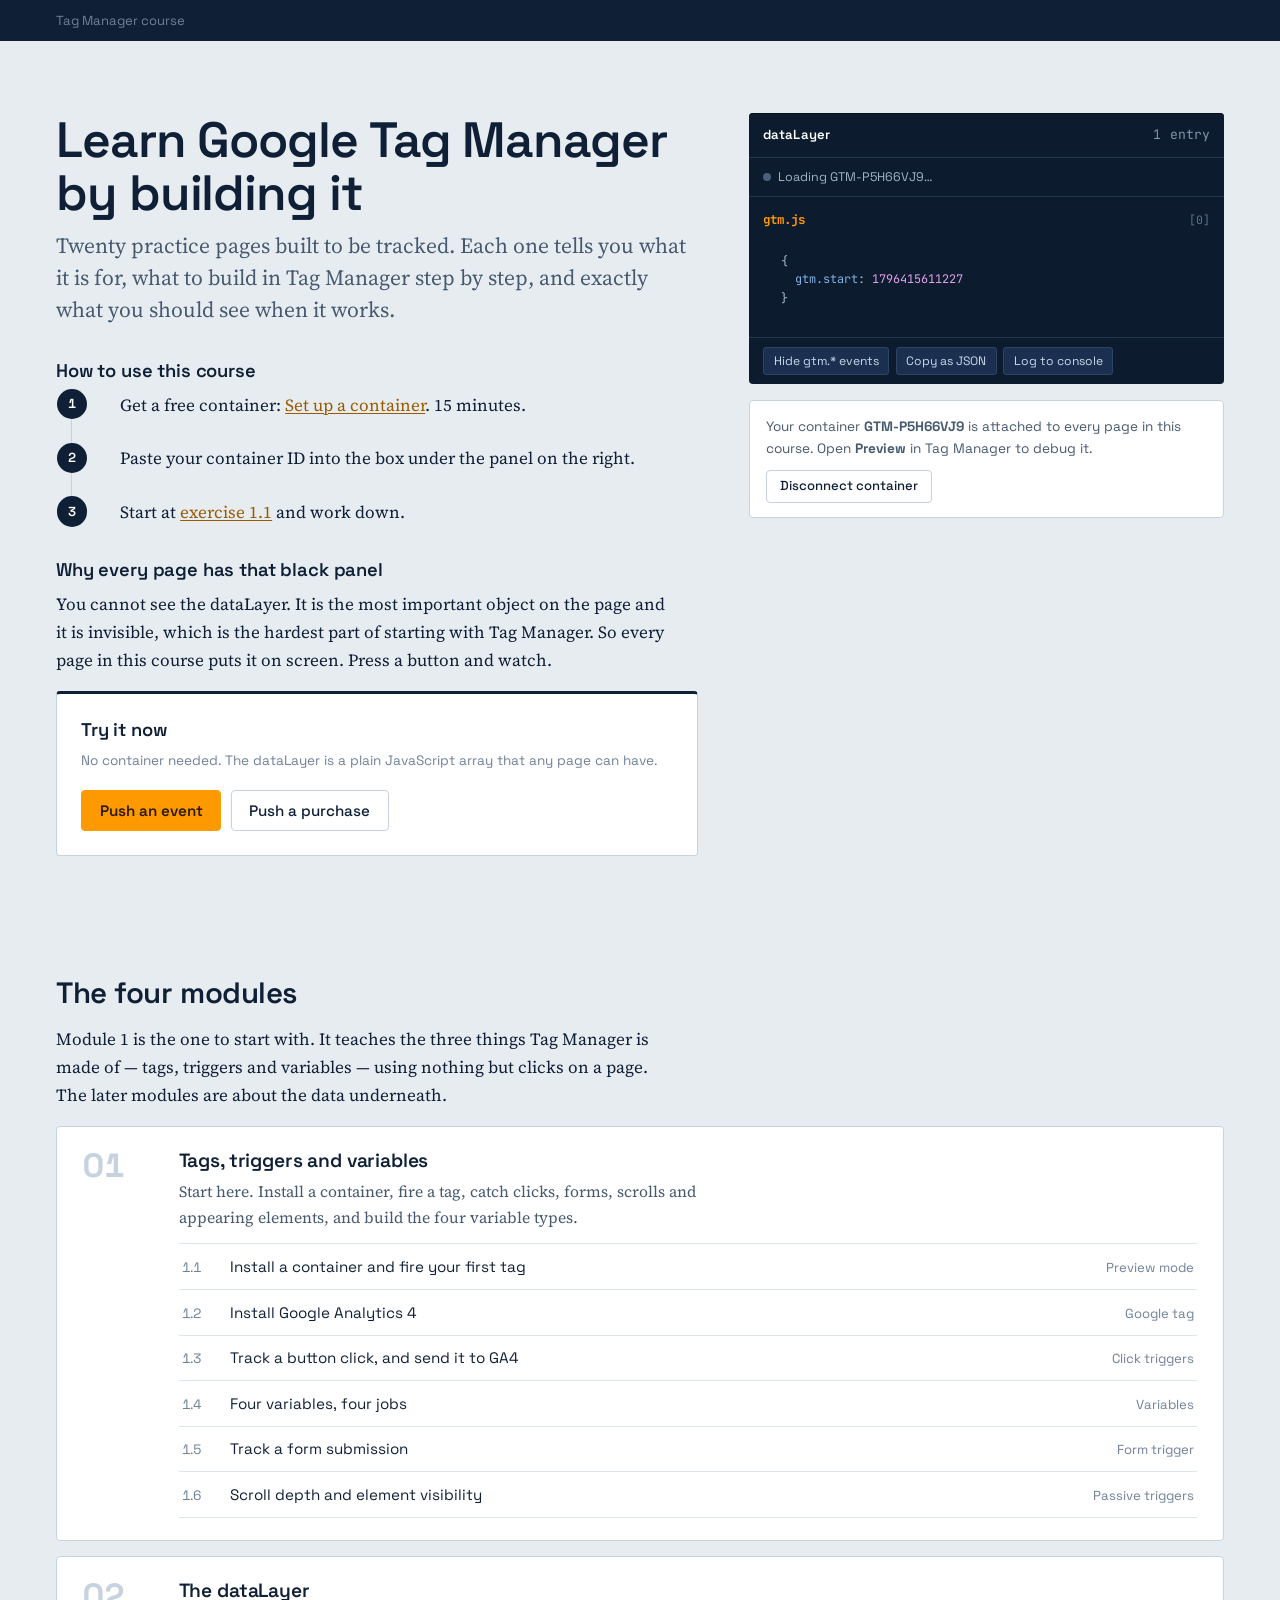
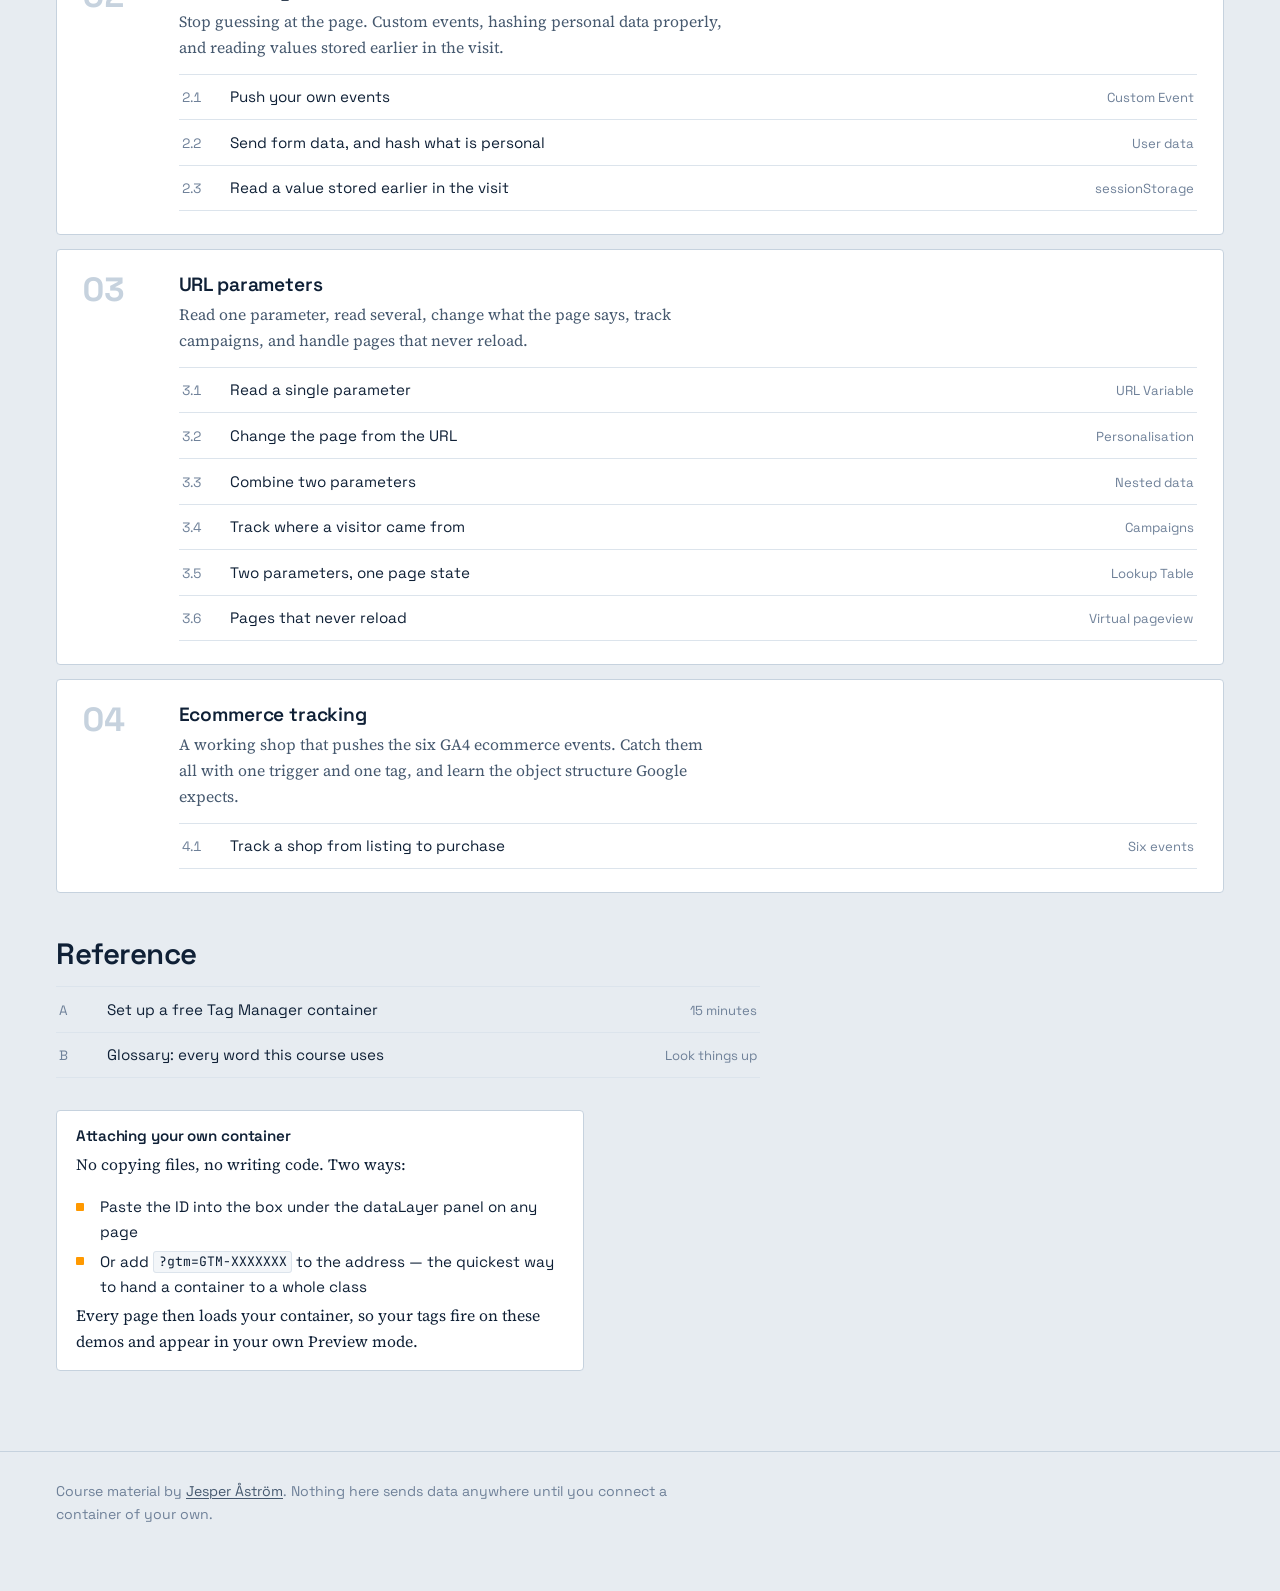
<file: gtm-course/index.html>
<!DOCTYPE html>
<html lang="en">
<head>
<meta charset="UTF-8">
<meta name="viewport" content="width=device-width, initial-scale=1.0">

<title>Google Tag Manager — a hands-on course</title>
<meta name="description" content="Twenty practice pages for learning Google Tag Manager: tags, triggers, variables, the dataLayer, URL parameters and ecommerce tracking. Attach your own container and watch the dataLayer live.">

<link rel="preconnect" href="https://fonts.googleapis.com">
<link rel="preconnect" href="https://fonts.gstatic.com" crossorigin>
<link href="https://fonts.googleapis.com/css2?family=JetBrains+Mono:wght@400;700&family=Source+Serif+4:opsz,wght@8..60,400;8..60,600&family=Space+Grotesk:wght@400;500;600;700&display=swap" rel="stylesheet">
<link rel="stylesheet" href="assets/course.css">
<script src="assets/config.js"></script>
<script src="assets/course.js"></script>
</head>
<body>

<a class="skip" href="#main">Skip to content</a>

<nav aria-label="Breadcrumb">
    <ul class="crumbs">
        <li><a href="index.html" aria-current="page">Tag Manager course</a></li>
    </ul>
</nav>

<main id="main" class="wrap">

    <section class="hero">
        <div class="hero-grid">
            <div>
                <h1>Learn Google Tag Manager by building it</h1>
                <p class="lede">Twenty practice pages built to be tracked. Each one tells you what it is for, what to
                    build in Tag Manager step by step, and exactly what you should see when it works.</p>

                <h3>How to use this course</h3>
                <ol class="steps">
                    <li><p>Get a free container: <a href="reference/setup.html">Set up a container</a>. 15 minutes.</p></li>
                    <li><p>Paste your container ID into the box under the panel on the right.</p></li>
                    <li><p>Start at <a href="01-gtm-basics/1-first-tag.html">exercise 1.1</a> and work down.</p></li>
                </ol>

                <h3>Why every page has that black panel</h3>
                <p>You cannot see the dataLayer. It is the most important object on the page and it is invisible,
                    which is the hardest part of starting with Tag Manager. So every page in this course puts it on
                    screen. Press a button and watch.</p>

                <div class="demo">
                    <h3>Try it now</h3>
                    <p class="demo-hint">No container needed. The dataLayer is a plain JavaScript array that any page
                        can have.</p>
                    <div class="row">
                        <button class="btn signal" id="hero-btn">Push an event</button>
                        <button class="btn secondary" id="hero-btn-2">Push a purchase</button>
                    </div>
                </div>
            </div>

            <div id="monitor"></div>
        </div>
    </section>

    <section class="page">
        <h2>The four modules</h2>
        <p>Module 1 is the one to start with. It teaches the three things Tag Manager is made of — tags, triggers and
            variables — using nothing but clicks on a page. The later modules are about the data underneath.</p>

        <ol class="module-list">

            <li class="module">
                <div>
                    <h3><a href="01-gtm-basics/index.html">Tags, triggers and variables</a></h3>
                    <p>Start here. Install a container, fire a tag, catch clicks, forms, scrolls and appearing
                        elements, and build the four variable types.</p>
                    <ul class="exercises">
            <li><a href="01-gtm-basics/1-first-tag.html"><span class="n">1.1</span><span>Install a container and fire your first tag</span><span class="what">Preview mode</span></a></li>
            <li><a href="01-gtm-basics/2-install-ga4.html"><span class="n">1.2</span><span>Install Google Analytics 4</span><span class="what">Google tag</span></a></li>
            <li><a href="01-gtm-basics/3-click-trigger.html"><span class="n">1.3</span><span>Track a button click, and send it to GA4</span><span class="what">Click triggers</span></a></li>
            <li><a href="01-gtm-basics/4-variables.html"><span class="n">1.4</span><span>Four variables, four jobs</span><span class="what">Variables</span></a></li>
            <li><a href="01-gtm-basics/5-form-trigger.html"><span class="n">1.5</span><span>Track a form submission</span><span class="what">Form trigger</span></a></li>
            <li><a href="01-gtm-basics/6-scroll-visibility.html"><span class="n">1.6</span><span>Scroll depth and element visibility</span><span class="what">Passive triggers</span></a></li>
                    </ul>
                </div>
            </li>

            <li class="module">
                <div>
                    <h3><a href="02-datalayer/index.html">The dataLayer</a></h3>
                    <p>Stop guessing at the page. Custom events, hashing personal data properly, and reading values
                        stored earlier in the visit.</p>
                    <ul class="exercises">
                        <li><a href="02-datalayer/1-push-events.html"><span class="n">2.1</span><span>Push your own events</span><span class="what">Custom Event</span></a></li>
                        <li><a href="02-datalayer/2-form-user-data.html"><span class="n">2.2</span><span>Send form data, and hash what is personal</span><span class="what">User data</span></a></li>
                        <li><a href="02-datalayer/3-storage.html"><span class="n">2.3</span><span>Read a value stored earlier in the visit</span><span class="what">sessionStorage</span></a></li>
                    </ul>
                </div>
            </li>

            <li class="module">
                <div>
                    <h3><a href="03-url-parameters/index.html">URL parameters</a></h3>
                    <p>Read one parameter, read several, change what the page says, track campaigns, and handle
                        pages that never reload.</p>
                    <ul class="exercises">
                        <li><a href="03-url-parameters/1-one-parameter.html"><span class="n">3.1</span><span>Read a single parameter</span><span class="what">URL Variable</span></a></li>
                        <li><a href="03-url-parameters/2-swap-content.html"><span class="n">3.2</span><span>Change the page from the URL</span><span class="what">Personalisation</span></a></li>
                        <li><a href="03-url-parameters/3-two-parameters.html"><span class="n">3.3</span><span>Combine two parameters</span><span class="what">Nested data</span></a></li>
                        <li><a href="03-url-parameters/4-campaign-source.html"><span class="n">3.4</span><span>Track where a visitor came from</span><span class="what">Campaigns</span></a></li>
                        <li><a href="03-url-parameters/5-personalise.html"><span class="n">3.5</span><span>Two parameters, one page state</span><span class="what">Lookup Table</span></a></li>
                        <li><a href="03-url-parameters/6-virtual-pageviews.html"><span class="n">3.6</span><span>Pages that never reload</span><span class="what">Virtual pageview</span></a></li>
                    </ul>
                </div>
            </li>

            <li class="module">
                <div>
                    <h3><a href="04-ecommerce/index.html">Ecommerce tracking</a></h3>
                    <p>A working shop that pushes the six GA4 ecommerce events. Catch them all with one trigger and
                        one tag, and learn the object structure Google expects.</p>
                    <ul class="exercises">
                        <li><a href="04-ecommerce/1-shop.html"><span class="n">4.1</span><span>Track a shop from listing to purchase</span><span class="what">Six events</span></a></li>
                    </ul>
                </div>
            </li>

        </ol>

        <h2>Reference</h2>
        <ul class="exercises" style="max-width:44rem">
            <li><a href="reference/setup.html"><span class="n">A</span><span>Set up a free Tag Manager container</span><span class="what">15 minutes</span></a></li>
            <li><a href="reference/glossary.html"><span class="n">B</span><span>Glossary: every word this course uses</span><span class="what">Look things up</span></a></li>
        </ul>

        <div class="note" style="margin-top:2rem">
            <h3>Attaching your own container</h3>
            <p>No copying files, no writing code. Two ways:</p>
            <ul class="build-list">
                <li>Paste the ID into the box under the dataLayer panel on any page</li>
                <li>Or add <code>?gtm=GTM-XXXXXXX</code> to the address — the quickest way to hand a container to a whole class</li>
            </ul>
            <p>Every page then loads your container, so your tags fire on these demos and appear in your own Preview
                mode.</p>
        </div>
    </section>

</main>

<footer class="site">
    <p>Course material by <a href="https://jesperastrom.github.io/">Jesper Åström</a>.
        Nothing here sends data anywhere until you connect a container of your own.</p>
</footer>

<script>
document.getElementById('hero-btn').addEventListener('click', function () {
    Course.push({
        event: 'course_demo_click',
        button_text: this.textContent,
        page_section: 'hero'
    });
});

document.getElementById('hero-btn-2').addEventListener('click', function () {
    Course.push({
        event: 'purchase',
        ecommerce: {
            transaction_id: 'T-' + Math.floor(Math.random() * 90000 + 10000),
            value: 419.00,
            currency: 'SEK',
            items: [{ item_id: 'SKU-12', item_name: 'Demo product', price: 419.00, quantity: 1 }]
        }
    });
});
</script>

</body>
</html>
</file>
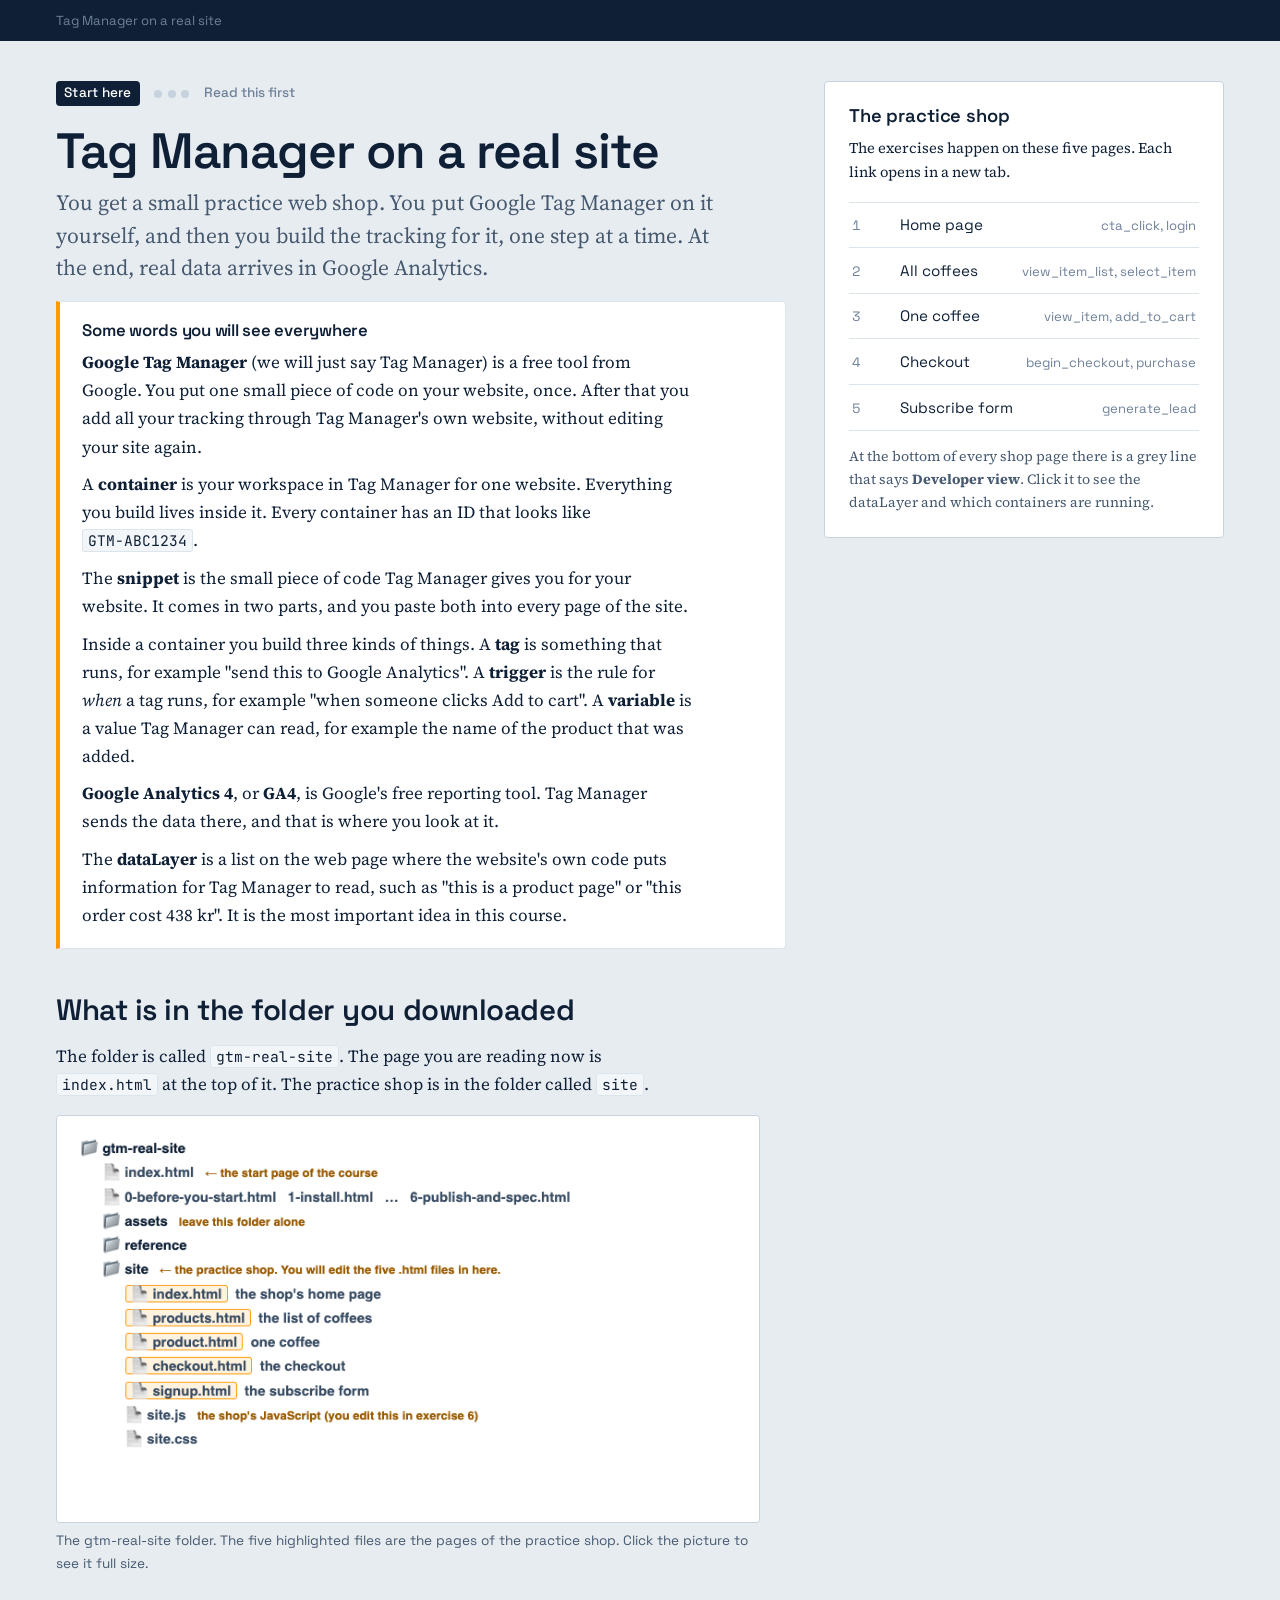
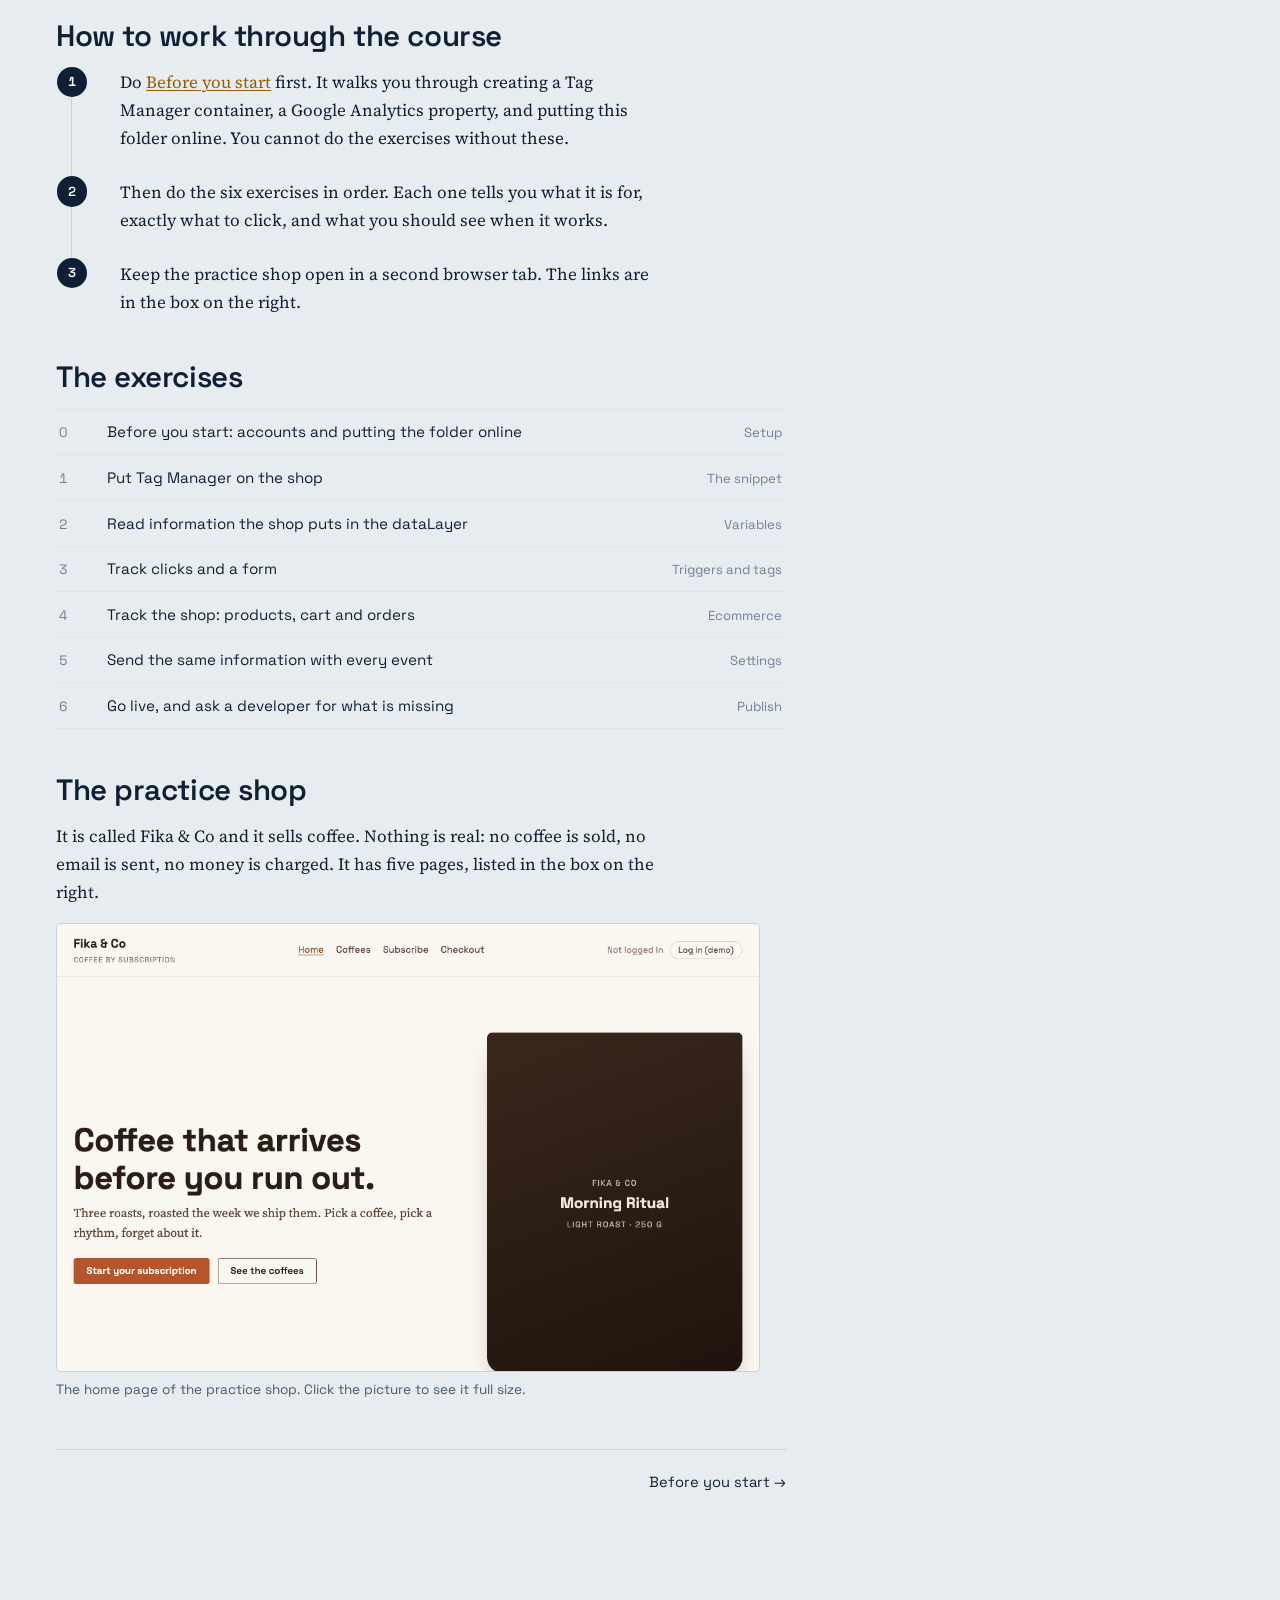
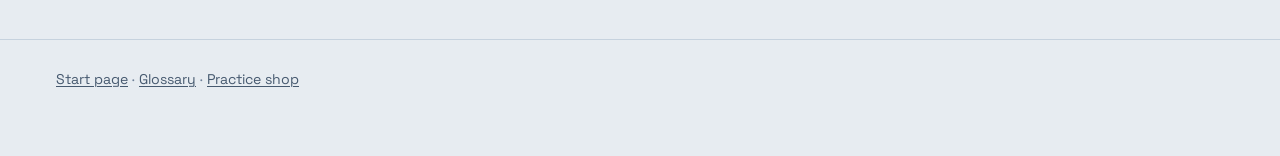
<file: gtm-real-site/index.html>
<!DOCTYPE html>
<html lang="en">
<head>
<!-- Google Tag Manager -->
<script>(function(w,d,s,l,i){w[l]=w[l]||[];w[l].push({'gtm.start':
new Date().getTime(),event:'gtm.js'});var f=d.getElementsByTagName(s)[0],
j=d.createElement(s),dl=l!='dataLayer'?'&l='+l:'';j.async=true;j.src=
'https://www.googletagmanager.com/gtm.js?id='+i+dl;f.parentNode.insertBefore(j,f);
})(window,document,'script','dataLayer','GTM-W2S6DPBK');</script>
<!-- End Google Tag Manager -->
<meta charset="UTF-8">
<meta name="viewport" content="width=device-width, initial-scale=1.0">
<title>Tag Manager on a real site</title>
<meta name="description" content="A hands-on Google Tag Manager course for beginners. You put Tag Manager on a small practice web shop yourself, then build the tracking for it step by step and see the results in Google Analytics.">
<link rel="preconnect" href="https://fonts.googleapis.com">
<link rel="preconnect" href="https://fonts.gstatic.com" crossorigin>
<link href="https://fonts.googleapis.com/css2?family=JetBrains+Mono:wght@400;700&family=Source+Serif+4:opsz,wght@8..60,400;8..60,600&family=Space+Grotesk:wght@400;500;600;700&display=swap" rel="stylesheet">
<link rel="stylesheet" href="assets/course.css">
</head>
<body>
<!-- Google Tag Manager (noscript) -->
<noscript><iframe src="https://www.googletagmanager.com/ns.html?id=GTM-W2S6DPBK"
height="0" width="0" style="display:none;visibility:hidden"></iframe></noscript>
<!-- End Google Tag Manager (noscript) -->

<a class="skip" href="#main">Skip to content</a>

<nav aria-label="Breadcrumb">
    <ul class="crumbs">
        <li><a href="index.html" aria-current="page">Tag Manager on a real site</a></li>
    </ul>
</nav>

<main id="main" class="wrap">
<div class="bench">
    <div class="column">

        <div class="ex-meta">
            <span class="ex-no">Start here</span>
            <span class="level"><i></i><i></i><i></i> </span>
            <span>Read this first</span>
        </div>

        <h1>Tag Manager on a real site</h1>
        <p class="lede">You get a small practice web shop. You put Google Tag Manager on it yourself, and then you build
            the tracking for it, one step at a time. At the end, real data arrives in Google Analytics.</p>

        <div class="purpose">
            <h2>Some words you will see everywhere</h2>
            <p><b>Google Tag Manager</b> (we will just say Tag Manager) is a free tool from Google. You put one small
                piece of code on your website, once. After that you add all your tracking through Tag Manager's own
                website, without editing your site again.</p>
            <p>A <b>container</b> is your workspace in Tag Manager for one website. Everything you build lives inside
                it. Every container has an ID that looks like <code>GTM-ABC1234</code>.</p>
            <p>The <b>snippet</b> is the small piece of code Tag Manager gives you for your website. It comes in two
                parts, and you paste both into every page of the site.</p>
            <p>Inside a container you build three kinds of things. A <b>tag</b> is something that runs, for example
                "send this to Google Analytics". A <b>trigger</b> is the rule for <em>when</em> a tag runs, for example
                "when someone clicks Add to cart". A <b>variable</b> is a value Tag Manager can read, for example the
                name of the product that was added.</p>
            <p><b>Google Analytics 4</b>, or <b>GA4</b>, is Google's free reporting tool. Tag Manager sends the data
                there, and that is where you look at it.</p>
            <p>The <b>dataLayer</b> is a list on the web page where the website's own code puts information for Tag
                Manager to read, such as "this is a product page" or "this order cost 438 kr". It is the most
                important idea in this course.</p>
        </div>

        <h2>What is in the folder you downloaded</h2>
        <p>The folder is called <code>gtm-real-site</code>. The page you are reading now is <code>index.html</code>
            at the top of it. The practice shop is in the folder called <code>site</code>.</p>
        <figure class="shot"><a href="assets/img/folder.png" target="_blank" rel="noopener"><img src="assets/img/folder.png" alt="The gtm-real-site folder. The five highlighted files are the pages of the practice shop."></a><figcaption>The gtm-real-site folder. The five highlighted files are the pages of the practice shop. Click the picture to see it full size.</figcaption></figure>

        <h2>How to work through the course</h2>
        <ol class="steps">
            <li><p>Do <a href="0-before-you-start.html">Before you start</a> first. It walks you through creating a
                Tag Manager container, a Google Analytics property, and putting this folder online. You cannot do the
                exercises without these.</p></li>
            <li><p>Then do the six exercises in order. Each one tells you what it is for, exactly what to click, and
                what you should see when it works.</p></li>
            <li><p>Keep the practice shop open in a second browser tab. The links are in the box on the right.</p></li>
        </ol>

        <h2>The exercises</h2>
        <ul class="exercises">
            <li><a href="0-before-you-start.html"><span class="n">0</span><span>Before you start: accounts and putting the folder online</span><span class="what">Setup</span></a></li>
            <li><a href="1-install.html"><span class="n">1</span><span>Put Tag Manager on the shop</span><span class="what">The snippet</span></a></li>
            <li><a href="2-page-data.html"><span class="n">2</span><span>Read information the shop puts in the dataLayer</span><span class="what">Variables</span></a></li>
            <li><a href="3-custom-events.html"><span class="n">3</span><span>Track clicks and a form</span><span class="what">Triggers and tags</span></a></li>
            <li><a href="4-ecommerce.html"><span class="n">4</span><span>Track the shop: products, cart and orders</span><span class="what">Ecommerce</span></a></li>
            <li><a href="5-shared-settings.html"><span class="n">5</span><span>Send the same information with every event</span><span class="what">Settings</span></a></li>
            <li><a href="6-publish-and-spec.html"><span class="n">6</span><span>Go live, and ask a developer for what is missing</span><span class="what">Publish</span></a></li>
        </ul>

        <h2>The practice shop</h2>
        <p>It is called Fika &amp; Co and it sells coffee. Nothing is real: no coffee is sold, no email is sent, no
            money is charged. It has five pages, listed in the box on the right.</p>
        <figure class="shot"><a href="assets/img/site-home.png" target="_blank" rel="noopener"><img src="assets/img/site-home.png" alt="The home page of the practice shop."></a><figcaption>The home page of the practice shop. Click the picture to see it full size.</figcaption></figure>


        <div class="pager">
            <span></span>
            <span><a href="0-before-you-start.html">Before you start &rarr;</a></span>
        </div>
    </div>

    <div class="rail">
        <div class="card">
            <h3 style="margin-top:0">The practice shop</h3>
            <p style="font-size:.92rem">The exercises happen on these five pages. Each link opens in a new tab.</p>
            <ul class="exercises"><li><a href="site/index.html" target="_blank" rel="noopener"><span class="n">1</span><span>Home page</span><span class="what">cta_click, login</span></a></li><li><a href="site/products.html" target="_blank" rel="noopener"><span class="n">2</span><span>All coffees</span><span class="what">view_item_list, select_item</span></a></li><li><a href="site/product.html?sku=FK-002" target="_blank" rel="noopener"><span class="n">3</span><span>One coffee</span><span class="what">view_item, add_to_cart</span></a></li><li><a href="site/checkout.html" target="_blank" rel="noopener"><span class="n">4</span><span>Checkout</span><span class="what">begin_checkout, purchase</span></a></li><li><a href="site/signup.html" target="_blank" rel="noopener"><span class="n">5</span><span>Subscribe form</span><span class="what">generate_lead</span></a></li></ul>
            <p style="font-size:.88rem;margin:.9rem 0 0;color:var(--ink-2)">At the bottom of every shop page there is a grey line that says <b>Developer view</b>. Click it to see the dataLayer and which containers are running.</p>
        </div>
    </div>
</div>
</main>

<footer class="site">
    <p><a href="index.html">Start page</a> · <a href="reference/glossary.html">Glossary</a> · <a href="site/index.html">Practice shop</a></p>
</footer>

</body>
</html>
</file>
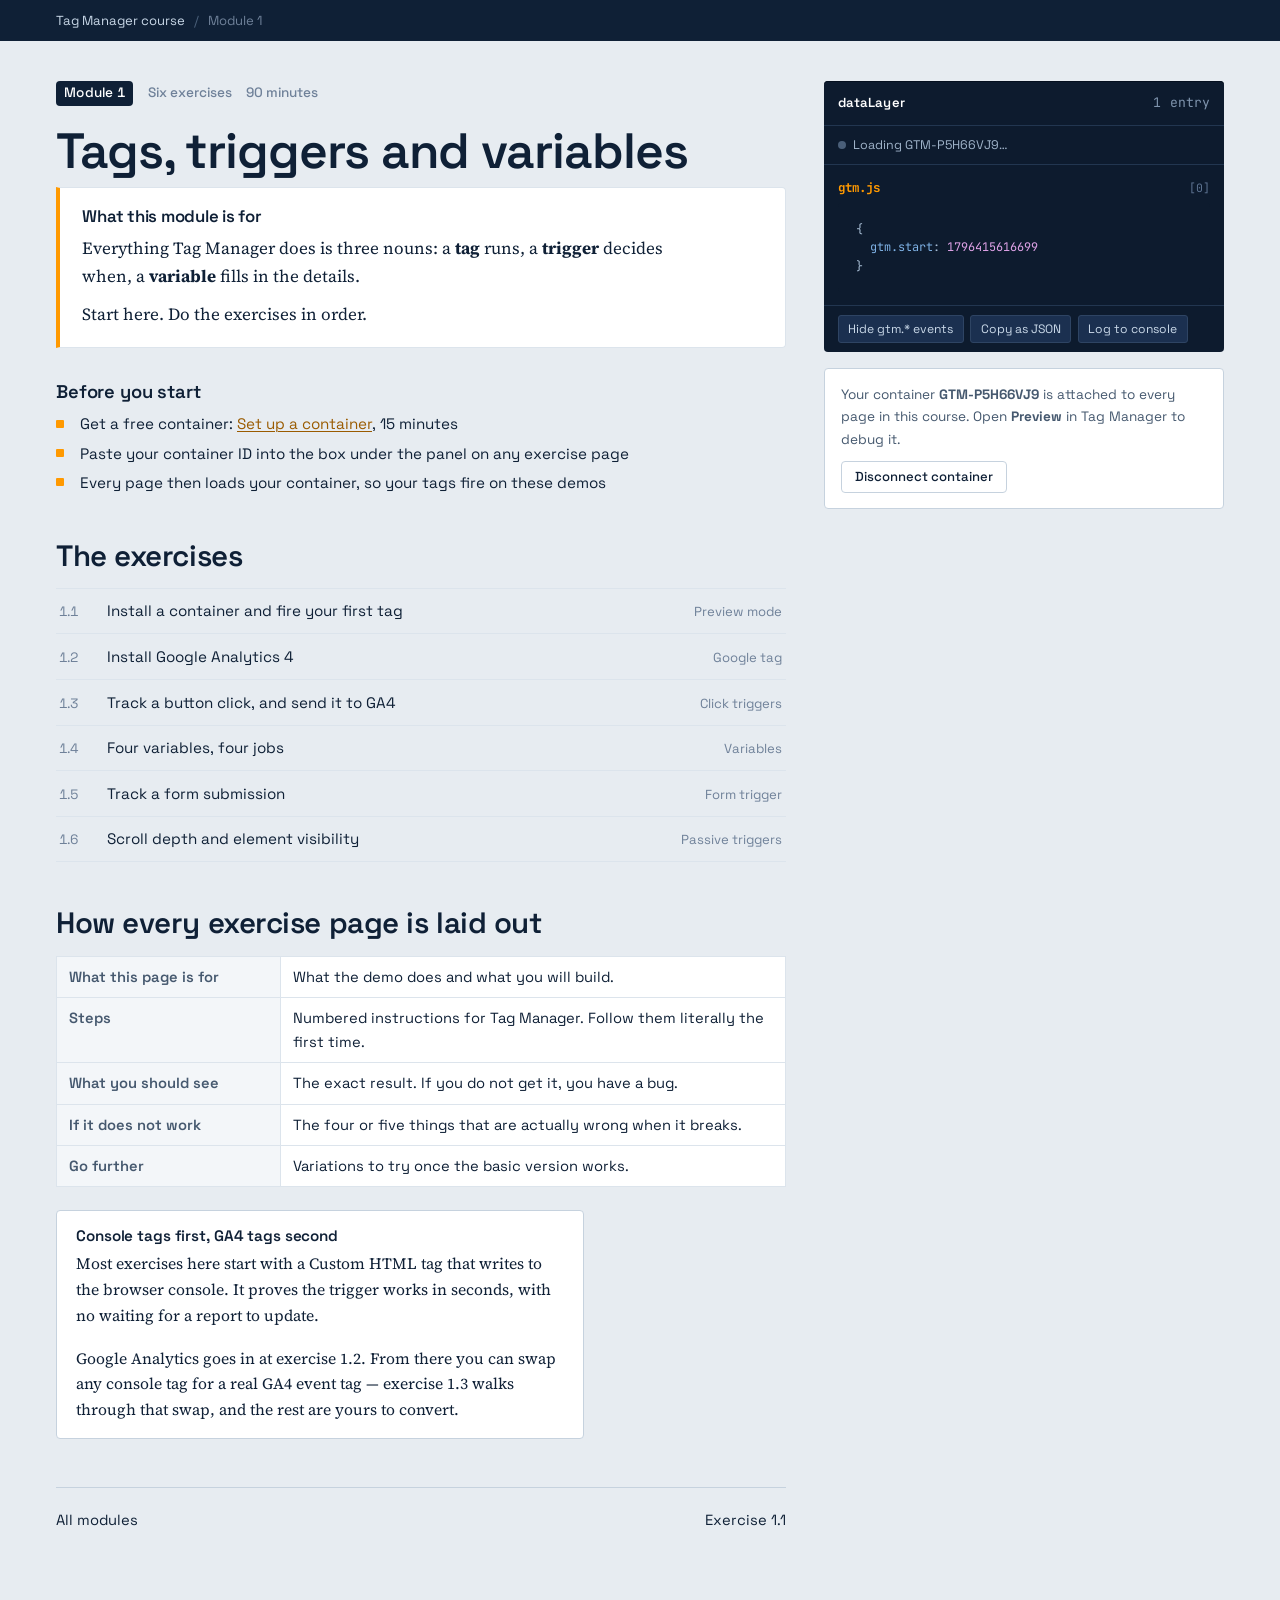
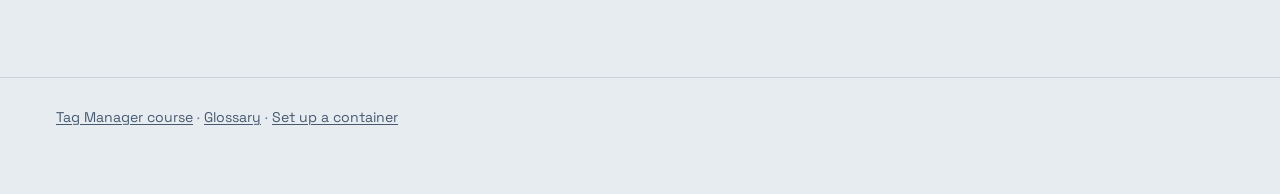
<file: gtm-course/01-gtm-basics/index.html>
<!DOCTYPE html>
<html lang="en">
<head>
<meta charset="UTF-8">
<meta name="viewport" content="width=device-width, initial-scale=1.0">
<title>Module 1 — Tags, triggers and variables</title>
<meta name="description" content="Beginner Google Tag Manager exercises: install a container, fire a tag, build click and form triggers, and create the four variable types you will use every day.">
<link rel="preconnect" href="https://fonts.googleapis.com">
<link rel="preconnect" href="https://fonts.gstatic.com" crossorigin>
<link href="https://fonts.googleapis.com/css2?family=JetBrains+Mono:wght@400;700&family=Source+Serif+4:opsz,wght@8..60,400;8..60,600&family=Space+Grotesk:wght@400;500;600;700&display=swap" rel="stylesheet">
<link rel="stylesheet" href="../assets/course.css">
<script src="../assets/config.js"></script>
<script src="../assets/course.js"></script>
</head>
<body>

<a class="skip" href="#main">Skip to content</a>

<nav aria-label="Breadcrumb">
    <ul class="crumbs">
        <li><a href="../index.html">Tag Manager course</a></li>
        <li><a href="index.html" aria-current="page">Module 1</a></li>
    </ul>
</nav>

<main id="main" class="wrap">
<div class="bench">
    <div class="column">

        <div class="ex-meta">
            <span class="ex-no">Module 1</span>
            <span>Six exercises</span>
            <span>90 minutes</span>
        </div>

        <h1>Tags, triggers and variables</h1>

        <div class="purpose">
            <h2>What this module is for</h2>
            <p>Everything Tag Manager does is three nouns: a <b>tag</b> runs, a <b>trigger</b> decides when, a
                <b>variable</b> fills in the details.</p>
            <p>Start here. Do the exercises in order.</p>
        </div>

        <h3>Before you start</h3>
        <ul class="build-list">
            <li>Get a free container: <a href="../reference/setup.html">Set up a container</a>, 15 minutes</li>
            <li>Paste your container ID into the box under the panel on any exercise page</li>
            <li>Every page then loads your container, so your tags fire on these demos</li>
        </ul>

        <h2>The exercises</h2>
        <ul class="exercises">
            <li><a href="1-first-tag.html"><span class="n">1.1</span><span>Install a container and fire your first tag</span><span class="what">Preview mode</span></a></li>
            <li><a href="2-install-ga4.html"><span class="n">1.2</span><span>Install Google Analytics 4</span><span class="what">Google tag</span></a></li>
            <li><a href="3-click-trigger.html"><span class="n">1.3</span><span>Track a button click, and send it to GA4</span><span class="what">Click triggers</span></a></li>
            <li><a href="4-variables.html"><span class="n">1.4</span><span>Four variables, four jobs</span><span class="what">Variables</span></a></li>
            <li><a href="5-form-trigger.html"><span class="n">1.5</span><span>Track a form submission</span><span class="what">Form trigger</span></a></li>
            <li><a href="6-scroll-visibility.html"><span class="n">1.6</span><span>Scroll depth and element visibility</span><span class="what">Passive triggers</span></a></li>
        </ul>

        <h2>How every exercise page is laid out</h2>
        <table class="settings">
            <tr><th>What this page is for</th><td>What the demo does and what you will build.</td></tr>
            <tr><th>Steps</th><td>Numbered instructions for Tag Manager. Follow them literally the first time.</td></tr>
            <tr><th>What you should see</th><td>The exact result. If you do not get it, you have a bug.</td></tr>
            <tr><th>If it does not work</th><td>The four or five things that are actually wrong when it breaks.</td></tr>
            <tr><th>Go further</th><td>Variations to try once the basic version works.</td></tr>
        </table>

        <div class="note">
            <h3>Console tags first, GA4 tags second</h3>
            <p>Most exercises here start with a Custom HTML tag that writes to the browser console. It proves the
                trigger works in seconds, with no waiting for a report to update.</p>
            <p>Google Analytics goes in at exercise 1.2. From there you can swap any console tag for a real GA4
                event tag — exercise 1.3 walks through that swap, and the rest are yours to convert.</p>
        </div>

        <div class="pager">
            <span><a href="../index.html">All modules</a></span>
            <span><a href="1-first-tag.html">Exercise 1.1</a></span>
        </div>

    </div>

    <div class="rail">
        <div id="monitor"></div>
    </div>
</div>
</main>

<footer class="site">
    <p><a href="../index.html">Tag Manager course</a> · <a href="../reference/glossary.html">Glossary</a> · <a href="../reference/setup.html">Set up a container</a></p>
</footer>

</body>
</html>
</file>
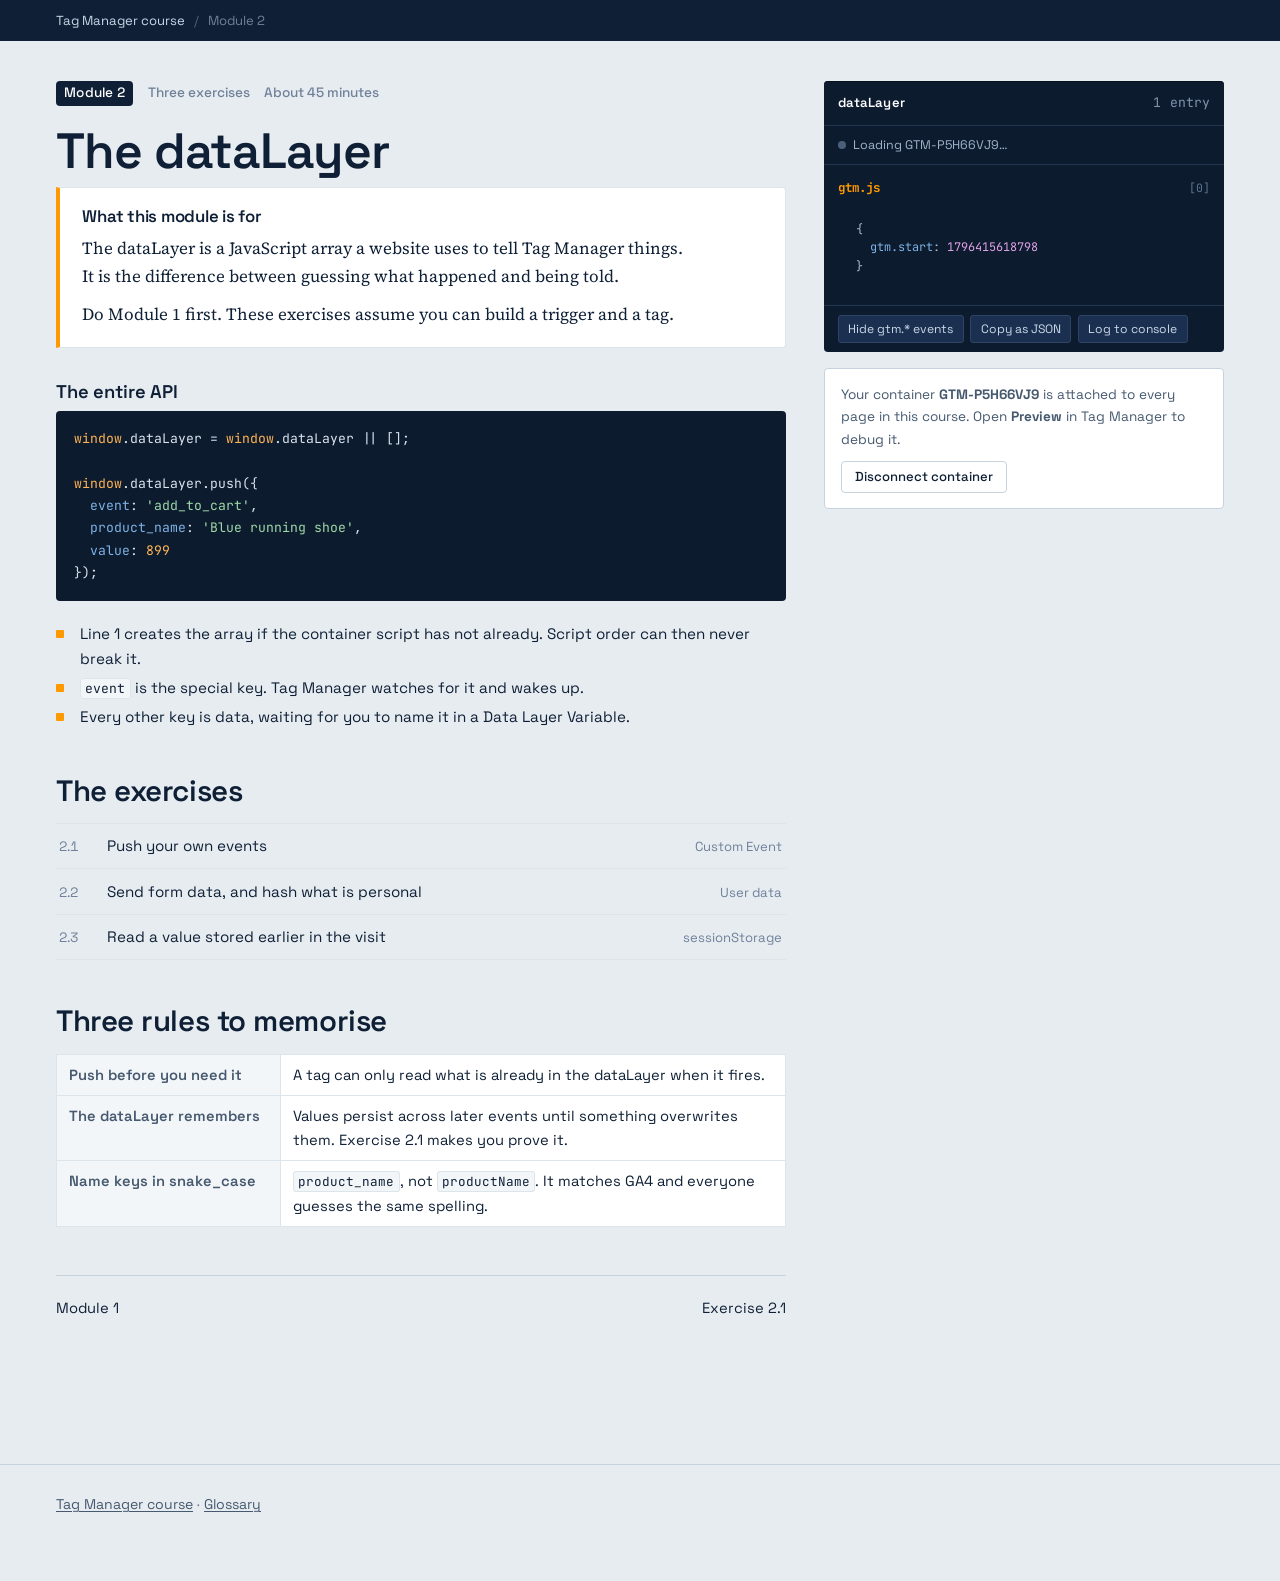
<file: gtm-course/02-datalayer/index.html>
<!DOCTYPE html>
<html lang="en">
<head>
<meta charset="UTF-8">
<meta name="viewport" content="width=device-width, initial-scale=1.0">
<title>Module 2 — The dataLayer</title>
<meta name="description" content="GTM exercises on the dataLayer: custom events, Data Layer Variables, user data and hashing, and reading values stored earlier in the visit.">
<link rel="preconnect" href="https://fonts.googleapis.com">
<link rel="preconnect" href="https://fonts.gstatic.com" crossorigin>
<link href="https://fonts.googleapis.com/css2?family=JetBrains+Mono:wght@400;700&family=Source+Serif+4:opsz,wght@8..60,400;8..60,600&family=Space+Grotesk:wght@400;500;600;700&display=swap" rel="stylesheet">
<link rel="stylesheet" href="../assets/course.css">
<script src="../assets/config.js"></script>
<script src="../assets/course.js"></script>
</head>
<body>

<a class="skip" href="#main">Skip to content</a>

<nav aria-label="Breadcrumb">
    <ul class="crumbs">
        <li><a href="../index.html">Tag Manager course</a></li>
        <li><a href="index.html" aria-current="page">Module 2</a></li>
    </ul>
</nav>

<main id="main" class="wrap">
<div class="bench">
    <div class="column">

        <div class="ex-meta">
            <span class="ex-no">Module 2</span>
            <span>Three exercises</span>
            <span>About 45 minutes</span>
        </div>

        <h1>The dataLayer</h1>

        <div class="purpose">
            <h2>What this module is for</h2>
            <p>The dataLayer is a JavaScript array a website uses to tell Tag Manager things. It is the difference
                between guessing what happened and being told.</p>
            <p>Do Module 1 first. These exercises assume you can build a trigger and a tag.</p>
        </div>

        <h3>The entire API</h3>
<pre><code><span class="tok-kw">window</span>.dataLayer = <span class="tok-kw">window</span>.dataLayer || [];

<span class="tok-kw">window</span>.dataLayer.push({
  <span class="tok-key">event</span>: <span class="tok-str">'add_to_cart'</span>,
  <span class="tok-key">product_name</span>: <span class="tok-str">'Blue running shoe'</span>,
  <span class="tok-key">value</span>: <span class="tok-kw">899</span>
});</code></pre>

        <ul class="build-list">
            <li>Line 1 creates the array if the container script has not already. Script order can then never break it.</li>
            <li><code>event</code> is the special key. Tag Manager watches for it and wakes up.</li>
            <li>Every other key is data, waiting for you to name it in a Data Layer Variable.</li>
        </ul>

        <h2>The exercises</h2>
        <ul class="exercises">
            <li><a href="1-push-events.html"><span class="n">2.1</span><span>Push your own events</span><span class="what">Custom Event</span></a></li>
            <li><a href="2-form-user-data.html"><span class="n">2.2</span><span>Send form data, and hash what is personal</span><span class="what">User data</span></a></li>
            <li><a href="3-storage.html"><span class="n">2.3</span><span>Read a value stored earlier in the visit</span><span class="what">sessionStorage</span></a></li>
        </ul>

        <h2>Three rules to memorise</h2>
        <table class="settings">
            <tr>
                <th>Push before you need it</th>
                <td>A tag can only read what is already in the dataLayer when it fires.</td>
            </tr>
            <tr>
                <th>The dataLayer remembers</th>
                <td>Values persist across later events until something overwrites them. Exercise 2.1 makes you prove it.</td>
            </tr>
            <tr>
                <th>Name keys in snake_case</th>
                <td><code>product_name</code>, not <code>productName</code>. It matches GA4 and everyone guesses the same spelling.</td>
            </tr>
        </table>

        <div class="pager">
            <span><a href="../01-gtm-basics/index.html">Module 1</a></span>
            <span><a href="1-push-events.html">Exercise 2.1</a></span>
        </div>

    </div>

    <div class="rail">
        <div id="monitor"></div>
    </div>
</div>
</main>

<footer class="site">
    <p><a href="../index.html">Tag Manager course</a> · <a href="../reference/glossary.html">Glossary</a></p>
</footer>

</body>
</html>
</file>
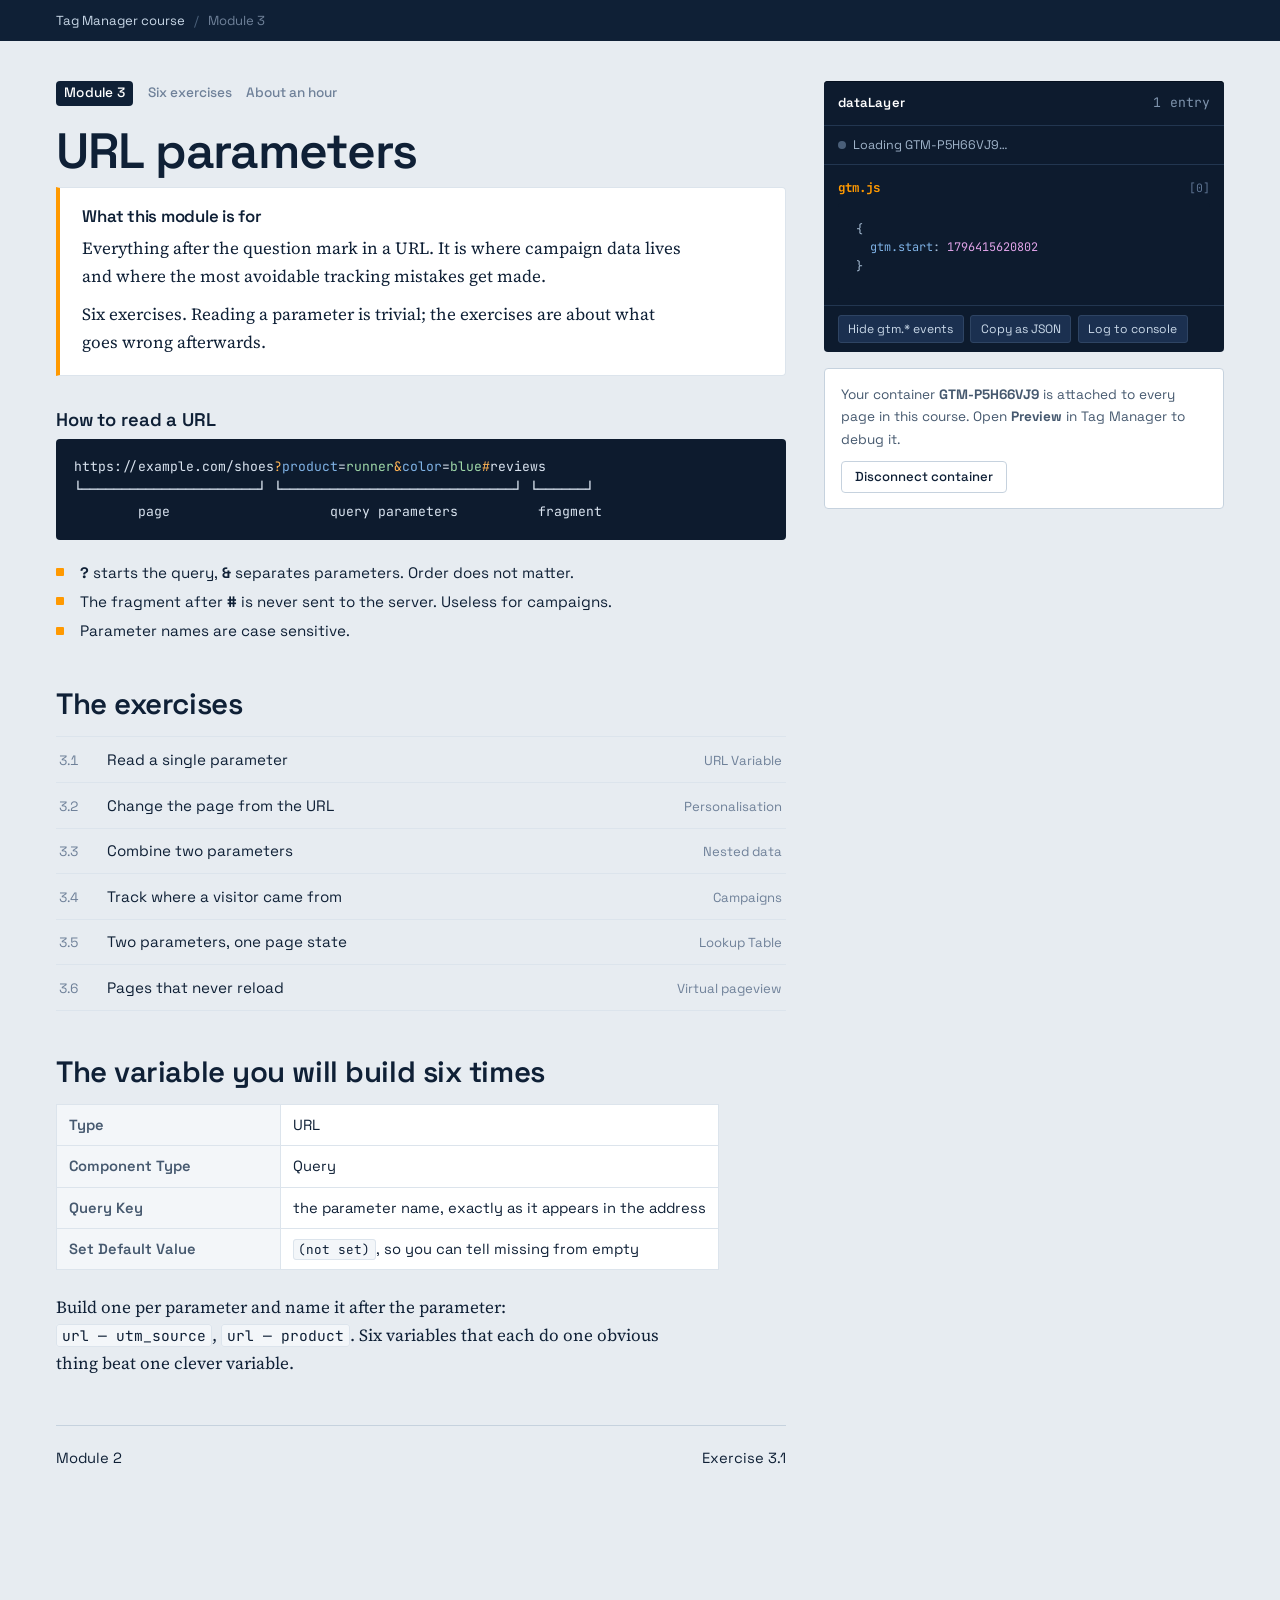
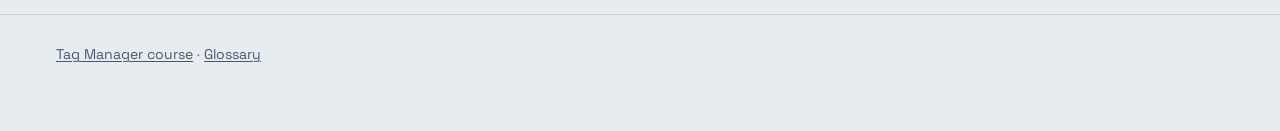
<file: gtm-course/03-url-parameters/index.html>
<!DOCTYPE html>
<html lang="en">
<head>
<meta charset="UTF-8">
<meta name="viewport" content="width=device-width, initial-scale=1.0">
<title>Module 3 — URL parameters</title>
<meta name="description" content="GTM exercises on URL query parameters: the URL Variable, campaign tracking, page personalisation and virtual pageviews.">
<link rel="preconnect" href="https://fonts.googleapis.com">
<link rel="preconnect" href="https://fonts.gstatic.com" crossorigin>
<link href="https://fonts.googleapis.com/css2?family=JetBrains+Mono:wght@400;700&family=Source+Serif+4:opsz,wght@8..60,400;8..60,600&family=Space+Grotesk:wght@400;500;600;700&display=swap" rel="stylesheet">
<link rel="stylesheet" href="../assets/course.css">
<script src="../assets/config.js"></script>
<script src="../assets/course.js"></script>
</head>
<body>

<a class="skip" href="#main">Skip to content</a>

<nav aria-label="Breadcrumb">
    <ul class="crumbs">
        <li><a href="../index.html">Tag Manager course</a></li>
        <li><a href="index.html" aria-current="page">Module 3</a></li>
    </ul>
</nav>

<main id="main" class="wrap">
<div class="bench">
    <div class="column">

        <div class="ex-meta">
            <span class="ex-no">Module 3</span>
            <span>Six exercises</span>
            <span>About an hour</span>
        </div>

        <h1>URL parameters</h1>

        <div class="purpose">
            <h2>What this module is for</h2>
            <p>Everything after the question mark in a URL. It is where campaign data lives and where the most
                avoidable tracking mistakes get made.</p>
            <p>Six exercises. Reading a parameter is trivial; the exercises are about what goes wrong afterwards.</p>
        </div>

        <h3>How to read a URL</h3>
<pre><code>https://example.com/shoes<span class="tok-kw">?</span><span class="tok-key">product</span>=<span class="tok-str">runner</span><span class="tok-kw">&amp;</span><span class="tok-key">color</span>=<span class="tok-str">blue</span><span class="tok-kw">#</span>reviews
└──────────────────────┘ └─────────────────────────────┘ └──────┘
        page                    query parameters          fragment</code></pre>

        <ul class="build-list">
            <li><b>?</b> starts the query, <b>&amp;</b> separates parameters. Order does not matter.</li>
            <li>The fragment after <b>#</b> is never sent to the server. Useless for campaigns.</li>
            <li>Parameter names are case sensitive.</li>
        </ul>

        <h2>The exercises</h2>
        <ul class="exercises">
            <li><a href="1-one-parameter.html"><span class="n">3.1</span><span>Read a single parameter</span><span class="what">URL Variable</span></a></li>
            <li><a href="2-swap-content.html"><span class="n">3.2</span><span>Change the page from the URL</span><span class="what">Personalisation</span></a></li>
            <li><a href="3-two-parameters.html"><span class="n">3.3</span><span>Combine two parameters</span><span class="what">Nested data</span></a></li>
            <li><a href="4-campaign-source.html"><span class="n">3.4</span><span>Track where a visitor came from</span><span class="what">Campaigns</span></a></li>
            <li><a href="5-personalise.html"><span class="n">3.5</span><span>Two parameters, one page state</span><span class="what">Lookup Table</span></a></li>
            <li><a href="6-virtual-pageviews.html"><span class="n">3.6</span><span>Pages that never reload</span><span class="what">Virtual pageview</span></a></li>
        </ul>

        <h2>The variable you will build six times</h2>
        <table class="settings">
            <tr><th>Type</th><td>URL</td></tr>
            <tr><th>Component Type</th><td>Query</td></tr>
            <tr><th>Query Key</th><td>the parameter name, exactly as it appears in the address</td></tr>
            <tr><th>Set Default Value</th><td><code>(not set)</code>, so you can tell missing from empty</td></tr>
        </table>

        <p>Build one per parameter and name it after the parameter: <code>url — utm_source</code>,
            <code>url — product</code>. Six variables that each do one obvious thing beat one clever variable.</p>

        <div class="pager">
            <span><a href="../02-datalayer/index.html">Module 2</a></span>
            <span><a href="1-one-parameter.html">Exercise 3.1</a></span>
        </div>

    </div>

    <div class="rail">
        <div id="monitor"></div>
    </div>
</div>
</main>

<footer class="site">
    <p><a href="../index.html">Tag Manager course</a> · <a href="../reference/glossary.html">Glossary</a></p>
</footer>

</body>
</html>
</file>
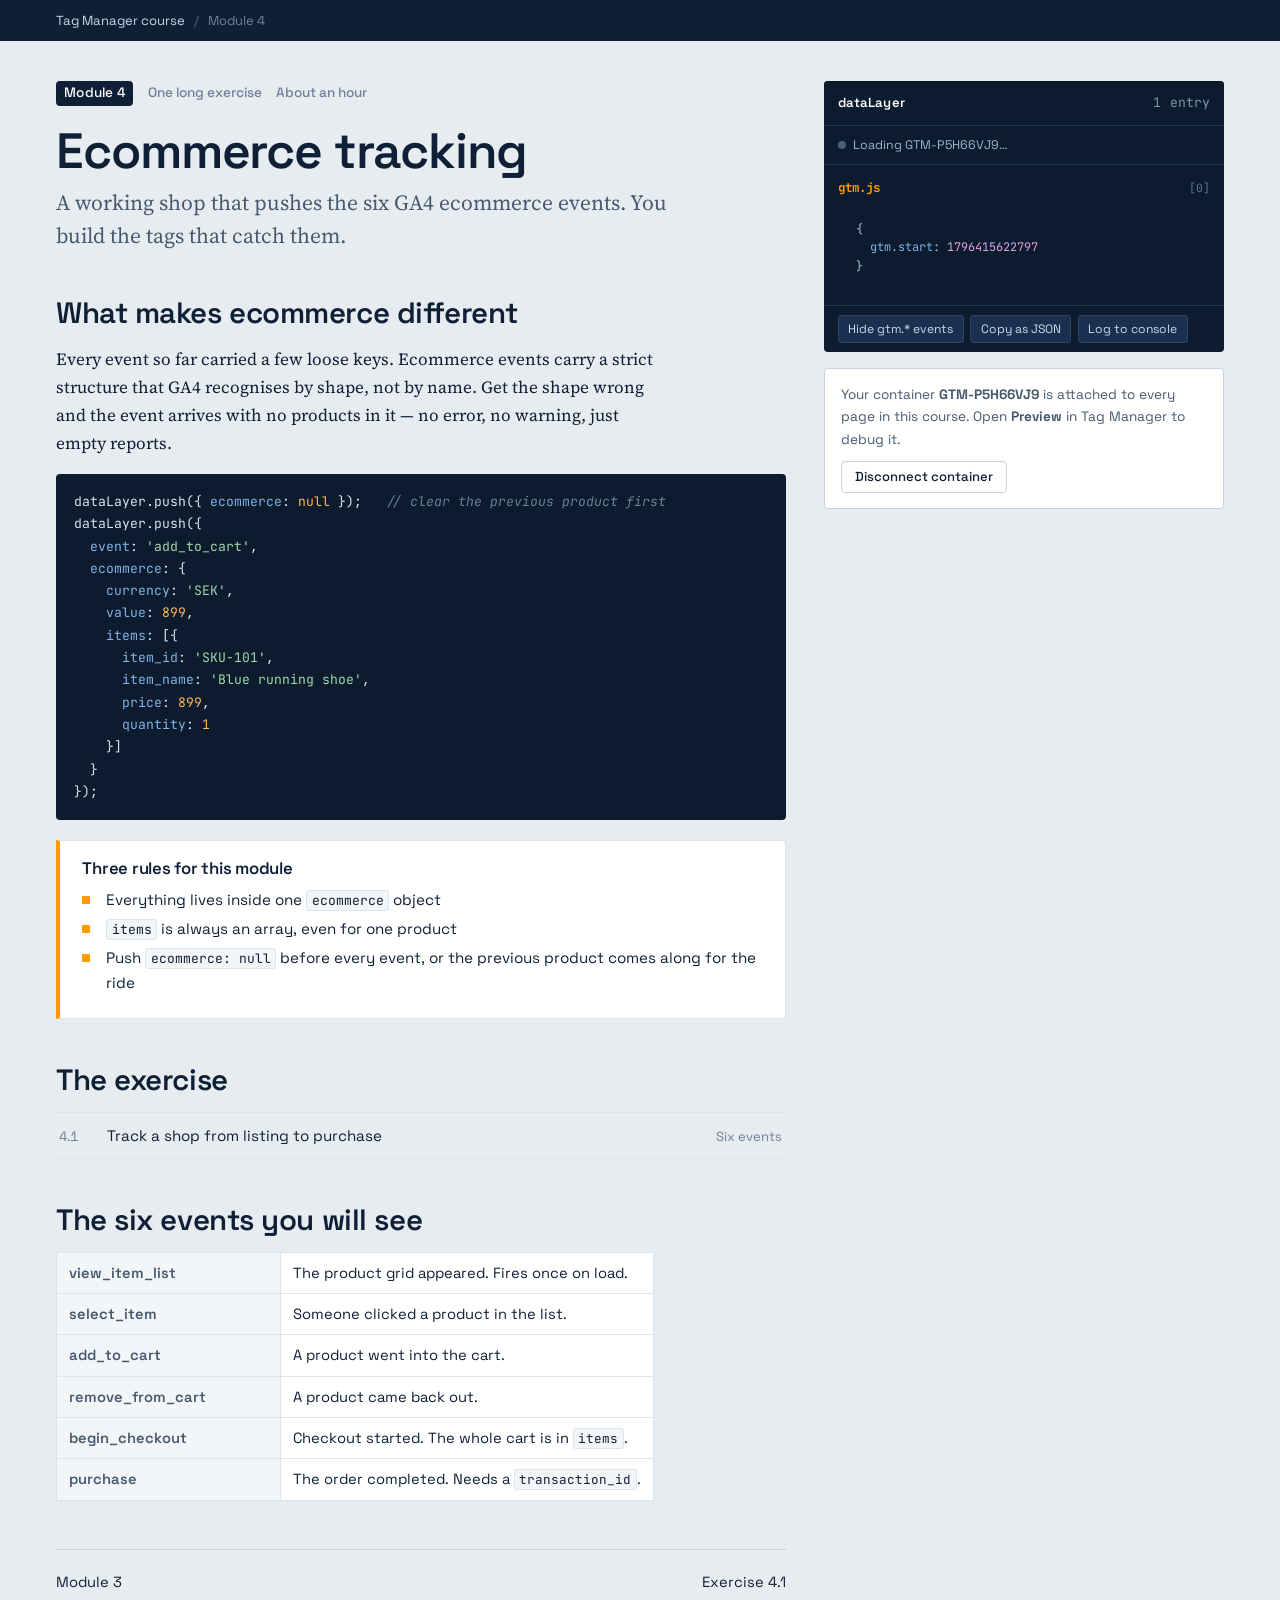
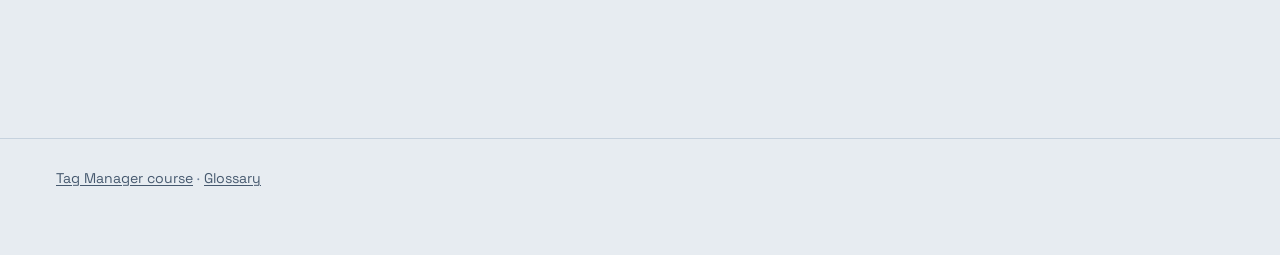
<file: gtm-course/04-ecommerce/index.html>
<!DOCTYPE html>
<html lang="en">
<head>
<meta charset="UTF-8">
<meta name="viewport" content="width=device-width, initial-scale=1.0">
<title>Module 4 — Ecommerce tracking</title>
<meta name="description" content="GA4 ecommerce exercises in Google Tag Manager: view_item_list, select_item, add_to_cart, begin_checkout and purchase.">
<link rel="preconnect" href="https://fonts.googleapis.com">
<link rel="preconnect" href="https://fonts.gstatic.com" crossorigin>
<link href="https://fonts.googleapis.com/css2?family=JetBrains+Mono:wght@400;700&family=Source+Serif+4:opsz,wght@8..60,400;8..60,600&family=Space+Grotesk:wght@400;500;600;700&display=swap" rel="stylesheet">
<link rel="stylesheet" href="../assets/course.css">
<script src="../assets/config.js"></script>
<script src="../assets/course.js"></script>
</head>
<body>

<a class="skip" href="#main">Skip to content</a>

<nav aria-label="Breadcrumb">
    <ul class="crumbs">
        <li><a href="../index.html">Tag Manager course</a></li>
        <li><a href="index.html" aria-current="page">Module 4</a></li>
    </ul>
</nav>

<main id="main" class="wrap">
<div class="bench">
    <div class="column">

        <div class="ex-meta">
            <span class="ex-no">Module 4</span>
            <span>One long exercise</span>
            <span>About an hour</span>
        </div>

        <h1>Ecommerce tracking</h1>
        <p class="lede">A working shop that pushes the six GA4 ecommerce events. You build the tags that catch them.</p>

        <h2>What makes ecommerce different</h2>
        <p>Every event so far carried a few loose keys. Ecommerce events carry a strict structure that GA4 recognises
            by shape, not by name. Get the shape wrong and the event arrives with no products in it — no error, no
            warning, just empty reports.</p>

<pre><code>dataLayer.push({ <span class="tok-key">ecommerce</span>: <span class="tok-kw">null</span> });   <span class="tok-com">// clear the previous product first</span>
dataLayer.push({
  <span class="tok-key">event</span>: <span class="tok-str">'add_to_cart'</span>,
  <span class="tok-key">ecommerce</span>: {
    <span class="tok-key">currency</span>: <span class="tok-str">'SEK'</span>,
    <span class="tok-key">value</span>: <span class="tok-kw">899</span>,
    <span class="tok-key">items</span>: [{
      <span class="tok-key">item_id</span>: <span class="tok-str">'SKU-101'</span>,
      <span class="tok-key">item_name</span>: <span class="tok-str">'Blue running shoe'</span>,
      <span class="tok-key">price</span>: <span class="tok-kw">899</span>,
      <span class="tok-key">quantity</span>: <span class="tok-kw">1</span>
    }]
  }
});</code></pre>

        <div class="purpose">
            <h2>Three rules for this module</h2>
            <ul class="build-list">
                <li>Everything lives inside one <code>ecommerce</code> object</li>
                <li><code>items</code> is always an array, even for one product</li>
                <li>Push <code>ecommerce: null</code> before every event, or the previous product comes along for the ride</li>
            </ul>
        </div>

        <h2>The exercise</h2>
        <ul class="exercises">
            <li><a href="1-shop.html"><span class="n">4.1</span><span>Track a shop from listing to purchase</span><span class="what">Six events</span></a></li>
        </ul>

        <h2>The six events you will see</h2>
        <table class="settings">
            <tr><th>view_item_list</th><td>The product grid appeared. Fires once on load.</td></tr>
            <tr><th>select_item</th><td>Someone clicked a product in the list.</td></tr>
            <tr><th>add_to_cart</th><td>A product went into the cart.</td></tr>
            <tr><th>remove_from_cart</th><td>A product came back out.</td></tr>
            <tr><th>begin_checkout</th><td>Checkout started. The whole cart is in <code>items</code>.</td></tr>
            <tr><th>purchase</th><td>The order completed. Needs a <code>transaction_id</code>.</td></tr>
        </table>

        <div class="pager">
            <span><a href="../03-url-parameters/index.html">Module 3</a></span>
            <span><a href="1-shop.html">Exercise 4.1</a></span>
        </div>

    </div>

    <div class="rail">
        <div id="monitor"></div>
    </div>
</div>
</main>

<footer class="site">
    <p><a href="../index.html">Tag Manager course</a> · <a href="../reference/glossary.html">Glossary</a></p>
</footer>

</body>
</html>
</file>
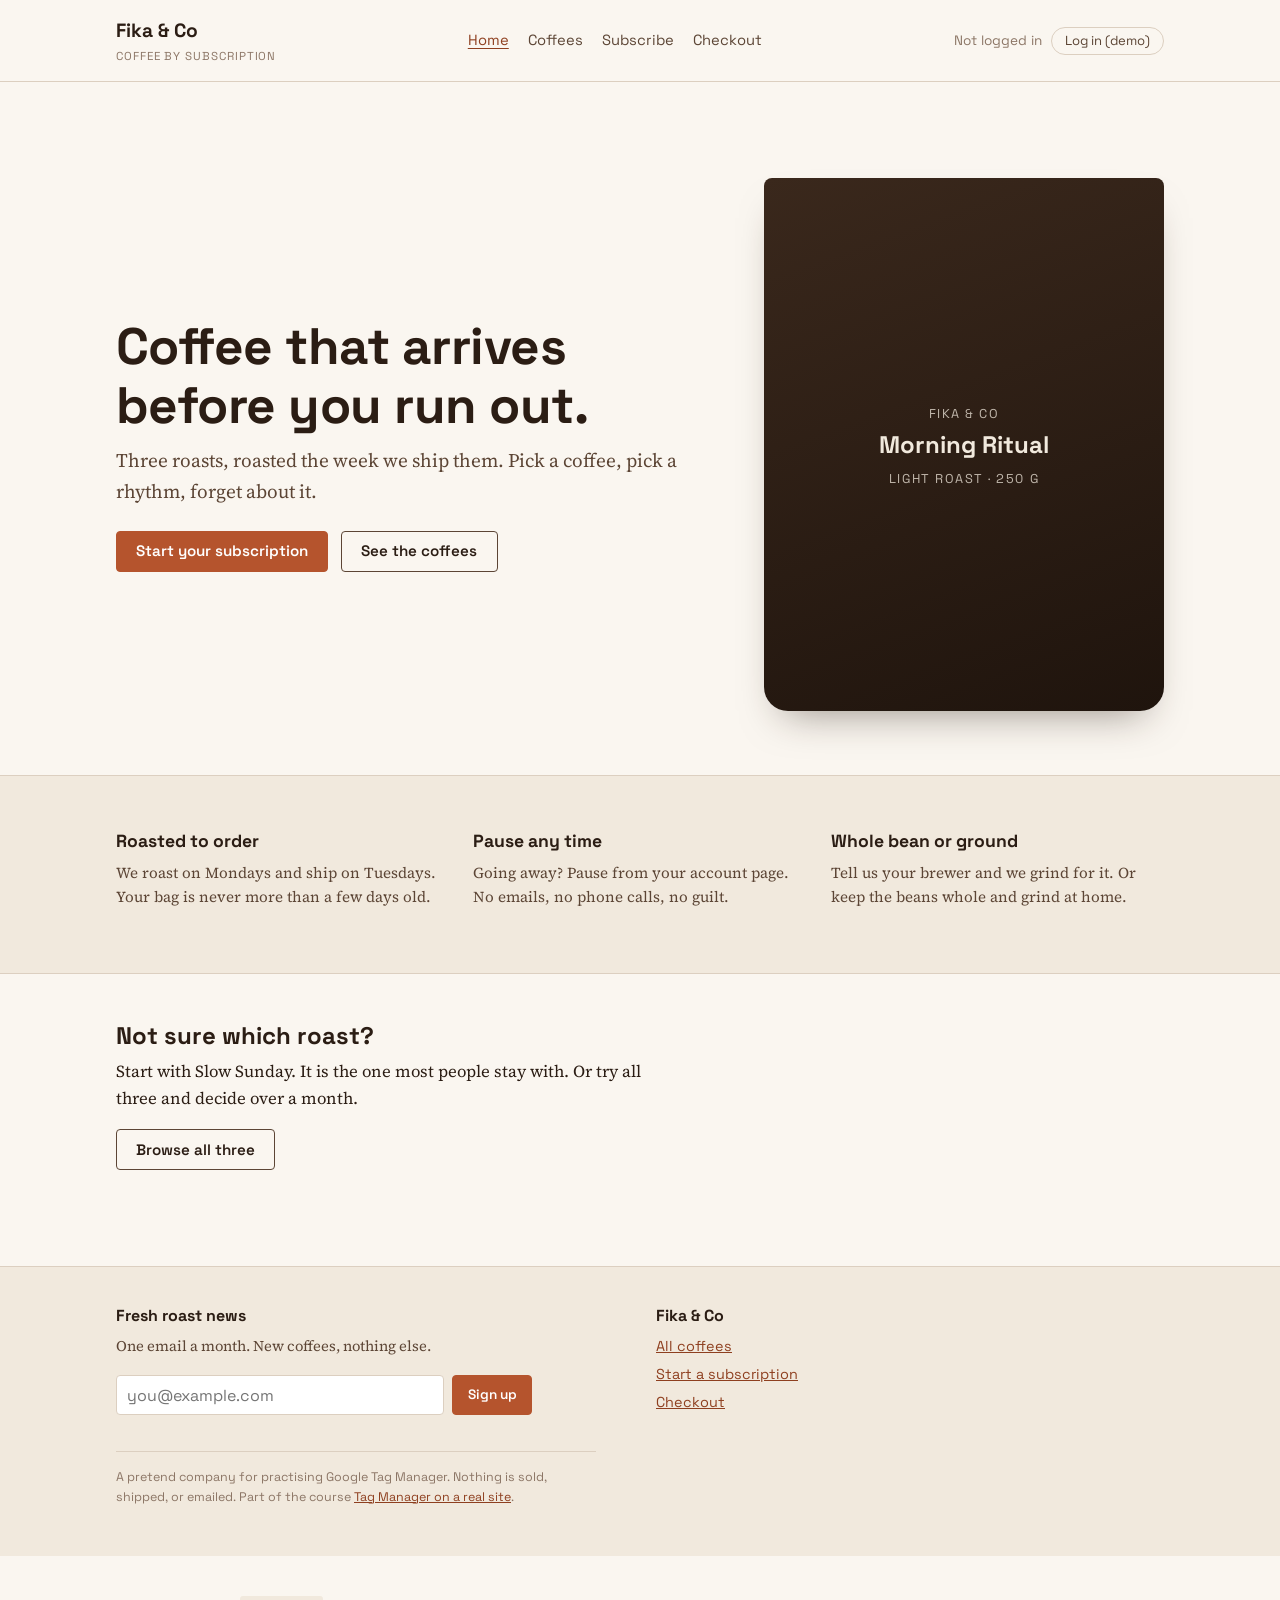
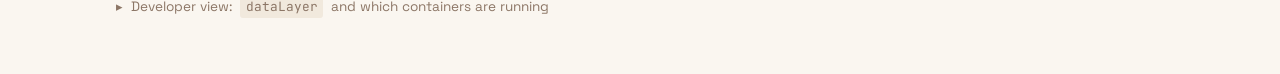
<file: gtm-real-site/site/index.html>
<!DOCTYPE html>
<html lang="en">
<head>
<script>
window.dataLayer = window.dataLayer || [];
function gtag(){dataLayer.push(arguments);}
gtag('consent', 'default', {
  'ad_storage': 'granted',
  'ad_user_data': 'granted',
  'ad_personalization': 'granted',
  'analytics_storage': 'granted'
});
</script>
<meta charset="UTF-8">
<meta name="viewport" content="width=device-width, initial-scale=1.0">
<title>Fika & Co — Coffee by subscription</title>
<meta name="description" content="Practice site for the Tag Manager course, module 5. Fresh-roasted coffee by subscription.">
<link rel="preconnect" href="https://fonts.googleapis.com">
<link rel="preconnect" href="https://fonts.gstatic.com" crossorigin>
<link href="https://fonts.googleapis.com/css2?family=JetBrains+Mono:wght@400;700&family=Source+Serif+4:opsz,wght@8..60,400;8..60,600&family=Space+Grotesk:wght@400;500;600;700&display=swap" rel="stylesheet">
<link rel="stylesheet" href="site.css">

<!-- Page data. site.js pushes this into the dataLayer straight away, BEFORE
     any container loads, so every tag on the page can read page.* and user.* -->
<script>window.FIKA_PAGE = { type: 'home', category: null };</script>
<script src="site.js"></script>

<!-- ======================================================================
     EXERCISE 1 — PASTE THE <head> PART OF YOUR GOOGLE TAG MANAGER
     SNIPPET ON THE EMPTY LINE BELOW THIS COMMENT.

     (The snippet at the very top of this file belongs to the course author.
     Leave it there. Two containers on one page is normal.)
     ====================================================================== -->
<!-- Google Tag Manager -->
<script>(function(w,d,s,l,i){w[l]=w[l]||[];w[l].push({'gtm.start':
new Date().getTime(),event:'gtm.js'});var f=d.getElementsByTagName(s)[0],
j=d.createElement(s),dl=l!='dataLayer'?'&l='+l:'';j.async=true;j.src=
'https://www.googletagmanager.com/gtm.js?id='+i+dl;f.parentNode.insertBefore(j,f);
})(window,document,'script','dataLayer','GTM-P5H66VJ9');</script>
<!-- End Google Tag Manager -->
<!-- ====================================================================== -->

<!-- Developer view: the collapsible dataLayer panel at the bottom of the page.
     A real site would not have this. -->
<script>window.GTM_COURSE_MANUAL = 'GTM-W2S6DPBK';</script>
<script src="../assets/course.js"></script>
</head>
<body data-page="home">
<!-- Google Tag Manager (noscript) -->
<noscript><iframe src="https://www.googletagmanager.com/ns.html?id=GTM-W2S6DPBK"
height="0" width="0" style="display:none;visibility:hidden"></iframe></noscript>
<!-- End Google Tag Manager (noscript) -->

<!-- ======================================================================
     EXERCISE 1 — PASTE THE <body> PART OF YOUR SNIPPET (the <noscript>
     iframe) ON THE EMPTY LINE BELOW THIS COMMENT.
     ====================================================================== -->
<!-- Google Tag Manager (noscript) -->
<noscript><iframe src="https://www.googletagmanager.com/ns.html?id=GTM-P5H66VJ9"
height="0" width="0" style="display:none;visibility:hidden"></iframe></noscript>
<!-- End Google Tag Manager (noscript) -->
<!-- ====================================================================== -->

<header class="top">
    <div class="wrap">
        <a class="brand" href="index.html">Fika &amp; Co <small>Coffee by subscription</small></a>
        <nav aria-label="Main"><ul><li><a href="index.html" aria-current="page">Home</a></li><li><a href="products.html">Coffees</a></li><li><a href="signup.html">Subscribe</a></li><li><a href="checkout.html">Checkout</a></li></ul></nav>
        <div class="account" id="account"></div>
    </div>
</header>

<main>

    <section class="hero">
        <div class="wrap">
            <div>
                <h1>Coffee that arrives before you run out.</h1>
                <p class="lede">Three roasts, roasted the week we ship them. Pick a coffee, pick a rhythm, forget about it.</p>
                <div class="row">
                    <a class="btn" href="signup.html" data-cta="hero">Start your subscription</a>
                    <a class="btn ghost" href="products.html" data-cta="hero_secondary">See the coffees</a>
                </div>
            </div>
            <div class="bag"><div><span>Fika &amp; Co</span><b>Morning Ritual</b><span>Light roast · 250 g</span></div></div>
        </div>
    </section>

    <section class="band cream">
        <div class="wrap">
            <div class="three">
                <div><h3>Roasted to order</h3><p>We roast on Mondays and ship on Tuesdays. Your bag is never more than a few days old.</p></div>
                <div><h3>Pause any time</h3><p>Going away? Pause from your account page. No emails, no phone calls, no guilt.</p></div>
                <div><h3>Whole bean or ground</h3><p>Tell us your brewer and we grind for it. Or keep the beans whole and grind at home.</p></div>
            </div>
        </div>
    </section>

    <section class="band">
        <div class="wrap">
            <h2>Not sure which roast?</h2>
            <p>Start with Slow Sunday. It is the one most people stay with. Or try all three and decide over a month.</p>
            <a class="btn ghost" href="products.html" data-cta="mid_page">Browse all three</a>
        </div>
    </section>

</main>

<footer class="foot">
    <div class="wrap">
        <div>
            <h3>Fresh roast news</h3>
            <p>One email a month. New coffees, nothing else.</p>
            <form id="footer-newsletter">
                <input type="email" name="email" placeholder="you@example.com" aria-label="Email address" required>
                <button class="btn small" type="submit">Sign up</button>
            </form>
        </div>
        <div>
            <h3>Fika &amp; Co</h3>
            <ul>
                <li><a href="products.html">All coffees</a></li>
                <li><a href="signup.html">Start a subscription</a></li>
                <li><a href="checkout.html">Checkout</a></li>
            </ul>
        </div>
        <p class="legal">A pretend company for practising Google Tag Manager. Nothing is sold, shipped, or emailed.
            Part of the course <a href="../index.html">Tag Manager on a real site</a>.</p>
    </div>
</footer>

<details class="devpanel">
    <summary>Developer view: <code>dataLayer</code> and which containers are running</summary>
    <p class="devnote">This panel is course scaffolding. Your Tag Manager <b>Preview</b> mode shows the same information, and that is the tool you will use on real sites.</p>
    <div id="monitor"></div>
</details>

</body>
</html>
</file>
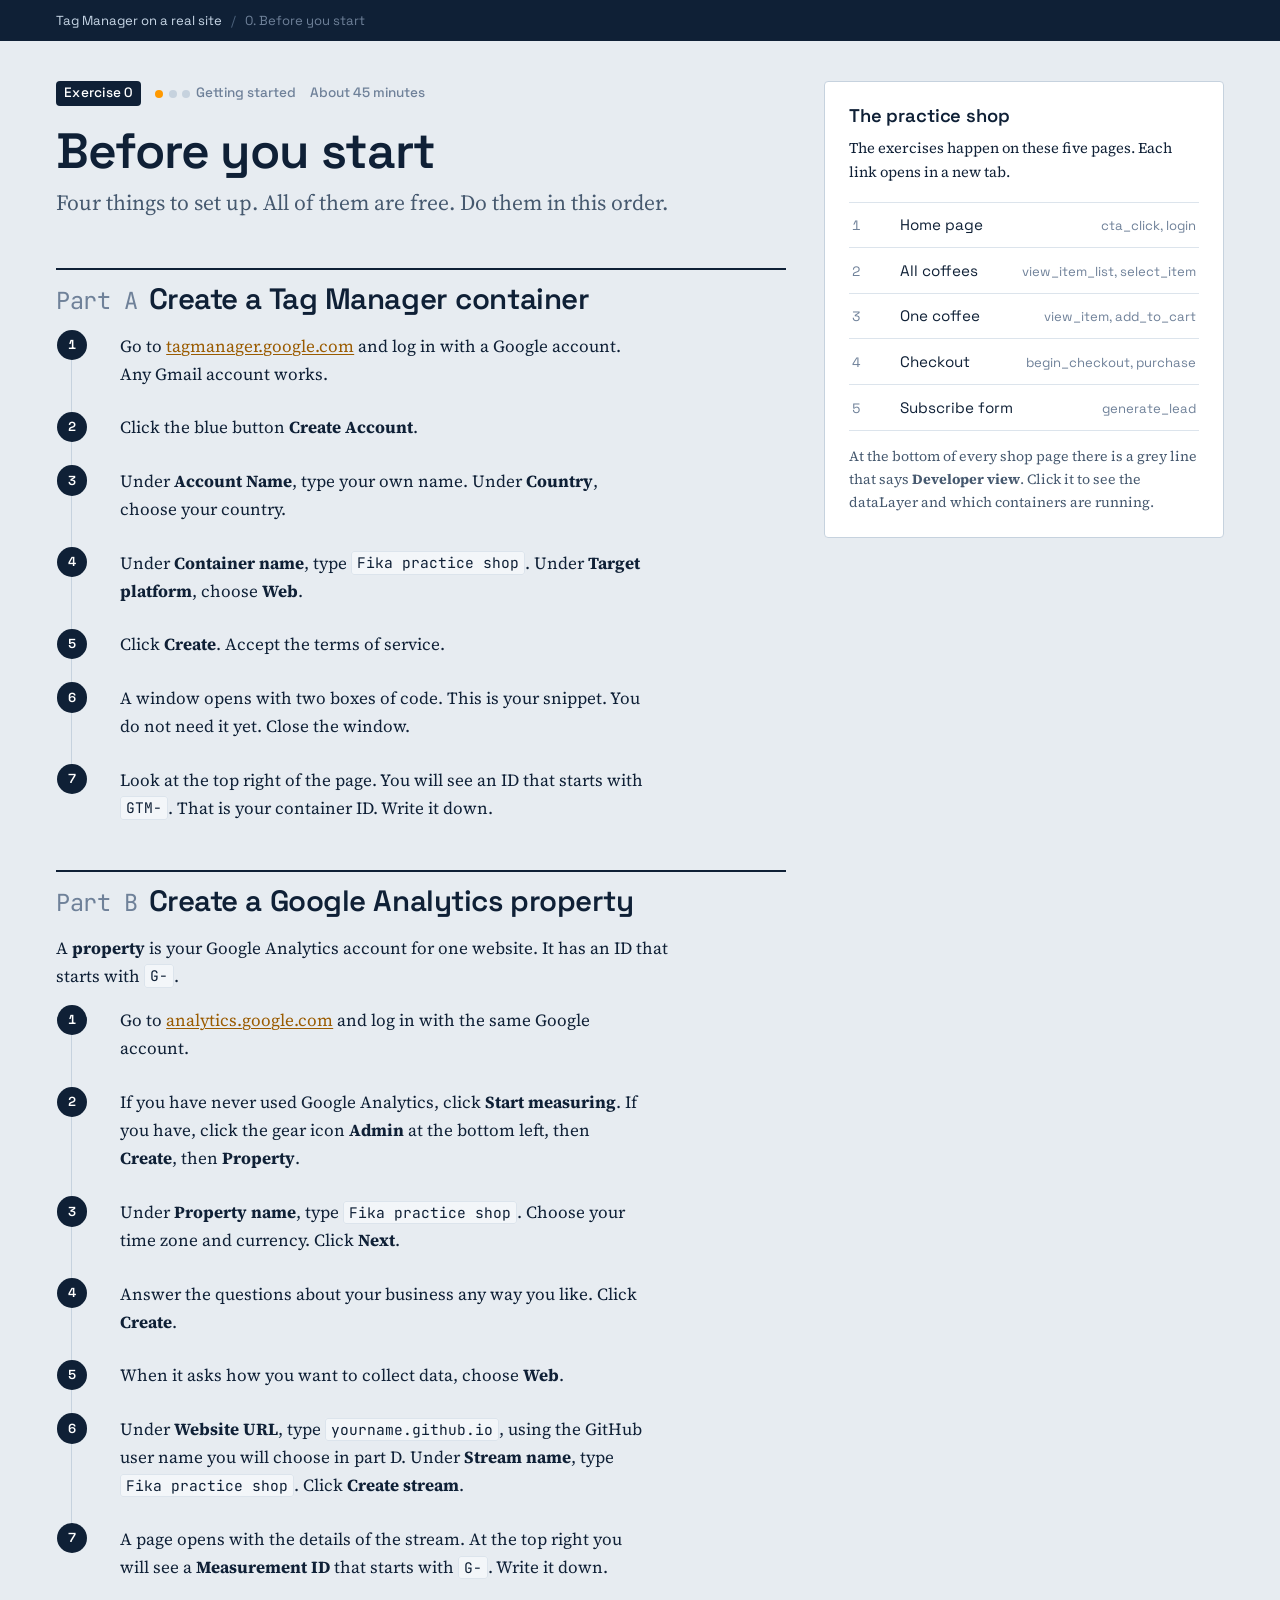
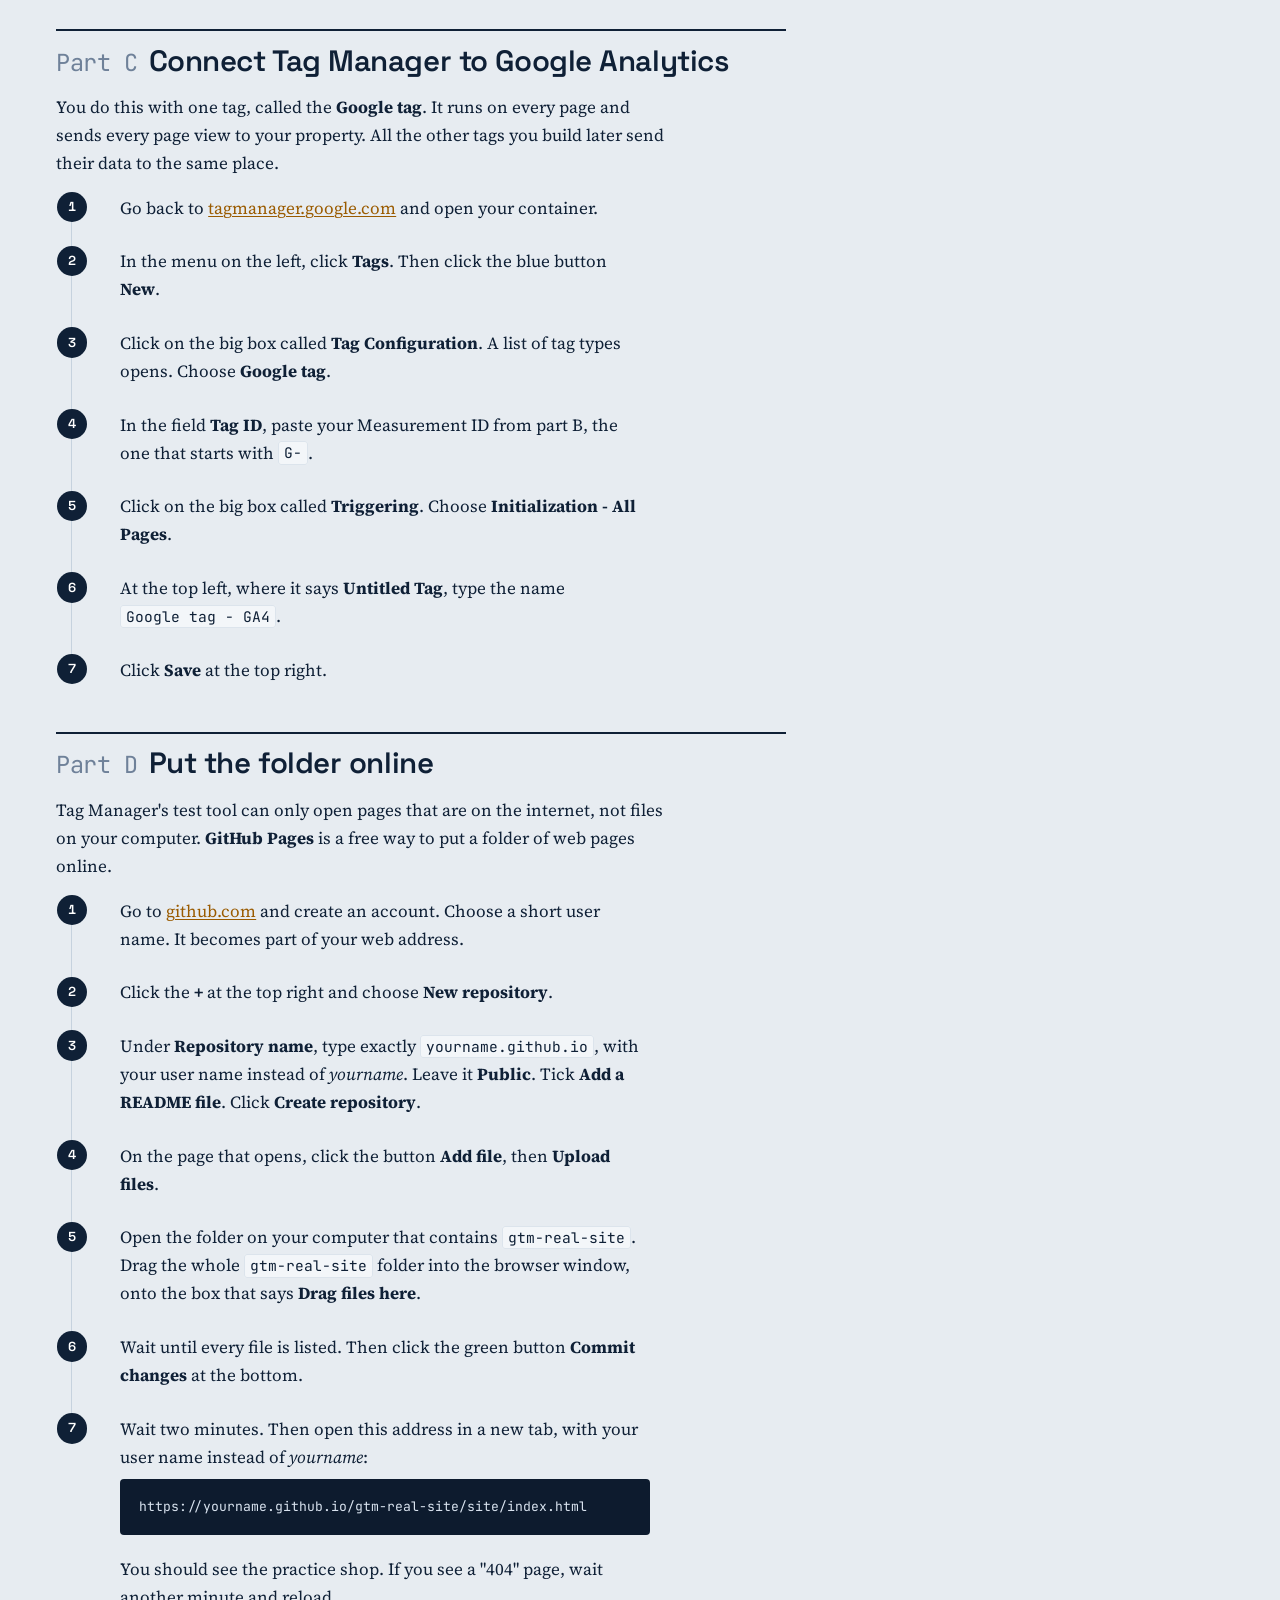
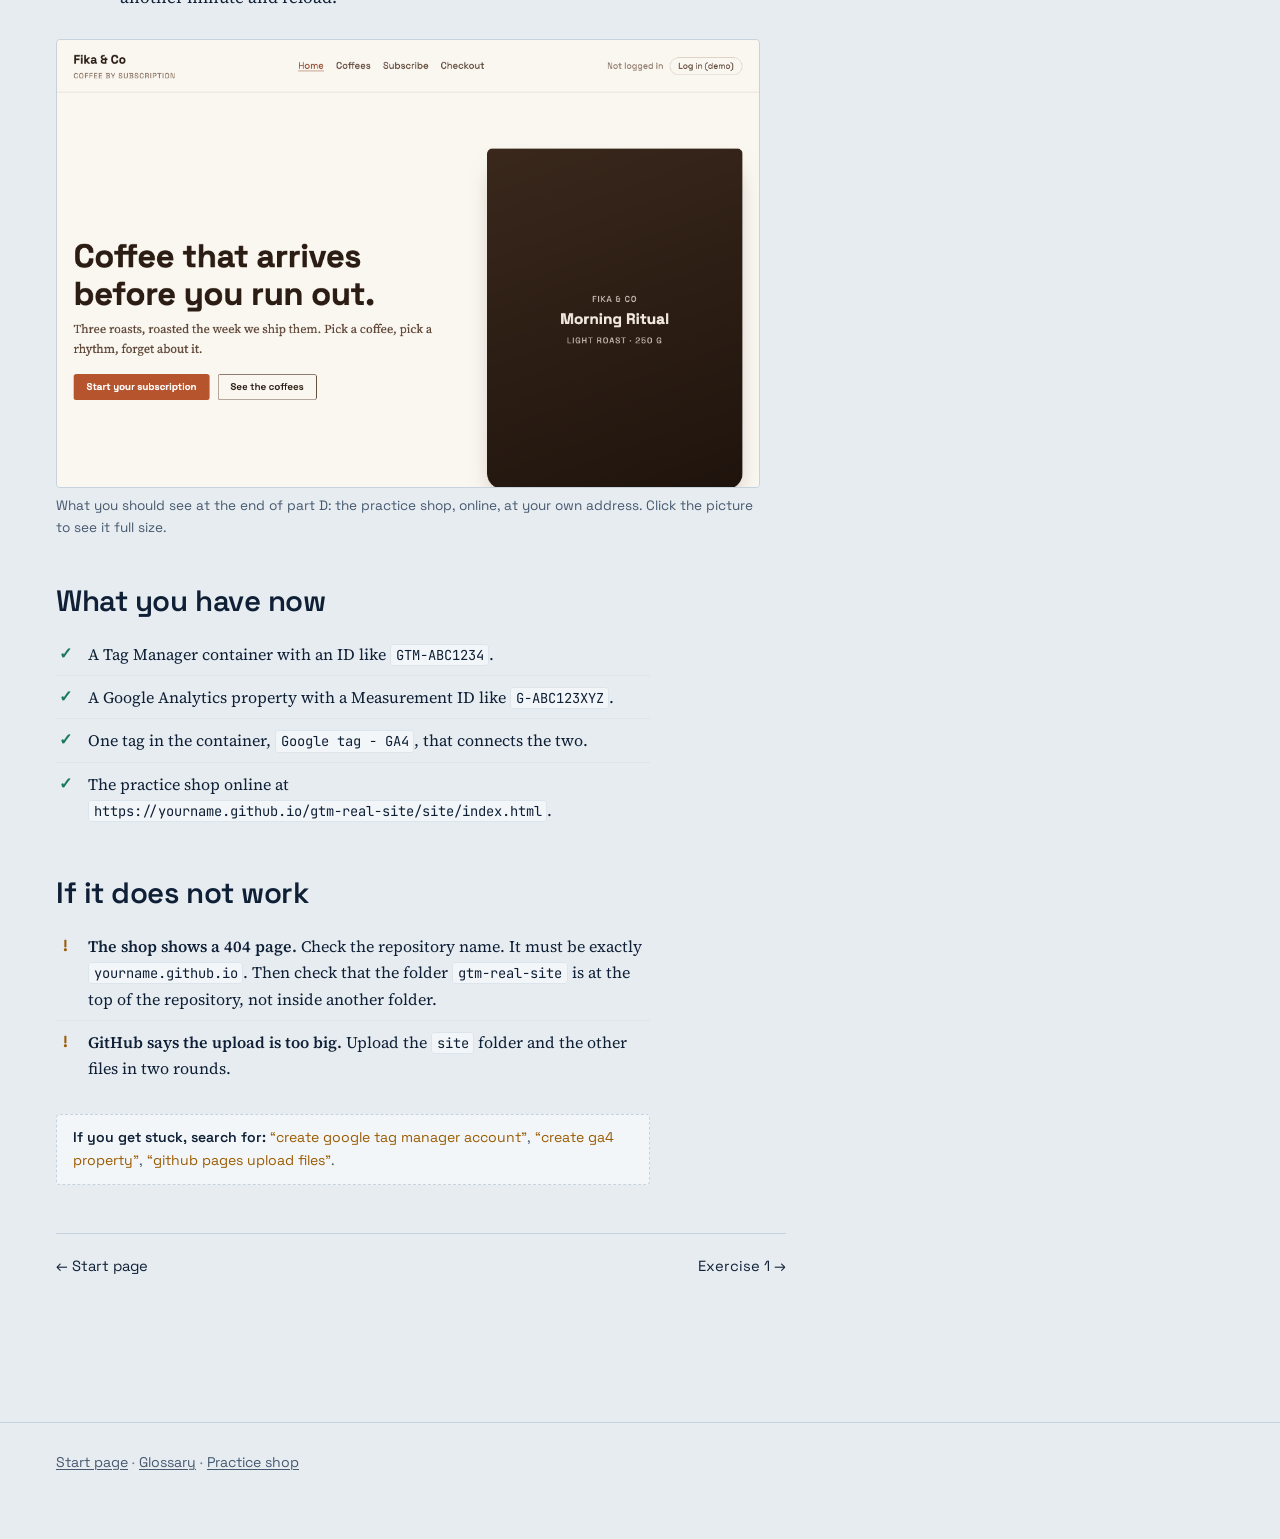
<file: gtm-real-site/0-before-you-start.html>
<!DOCTYPE html>
<html lang="en">
<head>
<!-- Google Tag Manager -->
<script>(function(w,d,s,l,i){w[l]=w[l]||[];w[l].push({'gtm.start':
new Date().getTime(),event:'gtm.js'});var f=d.getElementsByTagName(s)[0],
j=d.createElement(s),dl=l!='dataLayer'?'&l='+l:'';j.async=true;j.src=
'https://www.googletagmanager.com/gtm.js?id='+i+dl;f.parentNode.insertBefore(j,f);
})(window,document,'script','dataLayer','GTM-W2S6DPBK');</script>
<!-- End Google Tag Manager -->
<meta charset="UTF-8">
<meta name="viewport" content="width=device-width, initial-scale=1.0">
<title>Before you start</title>
<meta name="description" content="Create a Google Tag Manager container and a Google Analytics 4 property, connect them, and put the practice shop online with GitHub Pages.">
<link rel="preconnect" href="https://fonts.googleapis.com">
<link rel="preconnect" href="https://fonts.gstatic.com" crossorigin>
<link href="https://fonts.googleapis.com/css2?family=JetBrains+Mono:wght@400;700&family=Source+Serif+4:opsz,wght@8..60,400;8..60,600&family=Space+Grotesk:wght@400;500;600;700&display=swap" rel="stylesheet">
<link rel="stylesheet" href="assets/course.css">
</head>
<body>
<!-- Google Tag Manager (noscript) -->
<noscript><iframe src="https://www.googletagmanager.com/ns.html?id=GTM-W2S6DPBK"
height="0" width="0" style="display:none;visibility:hidden"></iframe></noscript>
<!-- End Google Tag Manager (noscript) -->

<a class="skip" href="#main">Skip to content</a>

<nav aria-label="Breadcrumb">
    <ul class="crumbs">
        <li><a href="index.html">Tag Manager on a real site</a></li><li><a href="0-before-you-start.html" aria-current="page">0. Before you start</a></li>
    </ul>
</nav>

<main id="main" class="wrap">
<div class="bench">
    <div class="column">

        <div class="ex-meta">
            <span class="ex-no">Exercise 0</span>
            <span class="level"><i class="on"></i><i></i><i></i> Getting started</span>
            <span>About 45 minutes</span>
        </div>

        <h1>Before you start</h1>
        <p class="lede">Four things to set up. All of them are free. Do them in this order.</p>

        <h2 class="step"><span class="num">Part A</span> Create a Tag Manager container</h2>
        <ol class="steps">
            <li><p>Go to <a href="https://tagmanager.google.com" target="_blank" rel="noopener">tagmanager.google.com</a> and log in with a Google account. Any Gmail account works.</p></li>
            <li><p>Click the blue button <b>Create Account</b>.</p></li>
            <li><p>Under <b>Account Name</b>, type your own name. Under <b>Country</b>, choose your country.</p></li>
            <li><p>Under <b>Container name</b>, type <code>Fika practice shop</code>. Under <b>Target platform</b>, choose <b>Web</b>.</p></li>
            <li><p>Click <b>Create</b>. Accept the terms of service.</p></li>
            <li><p>A window opens with two boxes of code. This is your snippet. You do not need it yet. Close the window.</p></li>
            <li><p>Look at the top right of the page. You will see an ID that starts with <code>GTM-</code>. That is your container ID. Write it down.</p></li>
        </ol>

        <h2 class="step"><span class="num">Part B</span> Create a Google Analytics property</h2>
        <p>A <b>property</b> is your Google Analytics account for one website. It has an ID that starts with <code>G-</code>.</p>
        <ol class="steps">
            <li><p>Go to <a href="https://analytics.google.com" target="_blank" rel="noopener">analytics.google.com</a> and log in with the same Google account.</p></li>
            <li><p>If you have never used Google Analytics, click <b>Start measuring</b>. If you have, click the gear icon <b>Admin</b> at the bottom left, then <b>Create</b>, then <b>Property</b>.</p></li>
            <li><p>Under <b>Property name</b>, type <code>Fika practice shop</code>. Choose your time zone and currency. Click <b>Next</b>.</p></li>
            <li><p>Answer the questions about your business any way you like. Click <b>Create</b>.</p></li>
            <li><p>When it asks how you want to collect data, choose <b>Web</b>.</p></li>
            <li><p>Under <b>Website URL</b>, type <code>yourname.github.io</code>, using the GitHub user name you will choose in part D. Under <b>Stream name</b>, type <code>Fika practice shop</code>. Click <b>Create stream</b>.</p></li>
            <li><p>A page opens with the details of the stream. At the top right you will see a <b>Measurement ID</b> that starts with <code>G-</code>. Write it down.</p></li>
        </ol>

        <h2 class="step"><span class="num">Part C</span> Connect Tag Manager to Google Analytics</h2>
        <p>You do this with one tag, called the <b>Google tag</b>. It runs on every page and sends every page view to your property. All the other tags you build later send their data to the same place.</p>
        <ol class="steps">
            <li><p>Go back to <a href="https://tagmanager.google.com" target="_blank" rel="noopener">tagmanager.google.com</a> and open your container.</p></li>
            <li><p>In the menu on the left, click <b>Tags</b>. Then click the blue button <b>New</b>.</p></li>
            <li><p>Click on the big box called <b>Tag Configuration</b>. A list of tag types opens. Choose <b>Google tag</b>.</p></li>
            <li><p>In the field <b>Tag ID</b>, paste your Measurement ID from part B, the one that starts with <code>G-</code>.</p></li>
            <li><p>Click on the big box called <b>Triggering</b>. Choose <b>Initialization - All Pages</b>.</p></li>
            <li><p>At the top left, where it says <b>Untitled Tag</b>, type the name <code>Google tag - GA4</code>.</p></li>
            <li><p>Click <b>Save</b> at the top right.</p></li>
        </ol>

        <h2 class="step"><span class="num">Part D</span> Put the folder online</h2>
        <p>Tag Manager's test tool can only open pages that are on the internet, not files on your computer. <b>GitHub Pages</b> is a free way to put a folder of web pages online.</p>
        <ol class="steps">
            <li><p>Go to <a href="https://github.com" target="_blank" rel="noopener">github.com</a> and create an account. Choose a short user name. It becomes part of your web address.</p></li>
            <li><p>Click the <b>+</b> at the top right and choose <b>New repository</b>.</p></li>
            <li><p>Under <b>Repository name</b>, type exactly <code>yourname.github.io</code>, with your user name instead of <i>yourname</i>. Leave it <b>Public</b>. Tick <b>Add a README file</b>. Click <b>Create repository</b>.</p></li>
            <li><p>On the page that opens, click the button <b>Add file</b>, then <b>Upload files</b>.</p></li>
            <li><p>Open the folder on your computer that contains <code>gtm-real-site</code>. Drag the whole <code>gtm-real-site</code> folder into the browser window, onto the box that says <b>Drag files here</b>.</p></li>
            <li><p>Wait until every file is listed. Then click the green button <b>Commit changes</b> at the bottom.</p></li>
            <li><p>Wait two minutes. Then open this address in a new tab, with your user name instead of <i>yourname</i>:</p>
<pre><code>https://yourname.github.io/gtm-real-site/site/index.html</code></pre>
                <p>You should see the practice shop. If you see a "404" page, wait another minute and reload.</p></li>
        </ol>
        <figure class="shot"><a href="assets/img/site-home.png" target="_blank" rel="noopener"><img src="assets/img/site-home.png" alt="What you should see at the end of part D: the practice shop, online, at your own address."></a><figcaption>What you should see at the end of part D: the practice shop, online, at your own address. Click the picture to see it full size.</figcaption></figure>

        <h2>What you have now</h2>
        <ul class="outcome">
            <li>A Tag Manager container with an ID like <code>GTM-ABC1234</code>.</li>
            <li>A Google Analytics property with a Measurement ID like <code>G-ABC123XYZ</code>.</li>
            <li>One tag in the container, <code>Google tag - GA4</code>, that connects the two.</li>
            <li>The practice shop online at <code>https://yourname.github.io/gtm-real-site/site/index.html</code>.</li>
        </ul>

        <h2>If it does not work</h2>
        <ul class="fix">
            <li><b>The shop shows a 404 page.</b> Check the repository name. It must be exactly <code>yourname.github.io</code>. Then check that the folder <code>gtm-real-site</code> is at the top of the repository, not inside another folder.</li>
            <li><b>GitHub says the upload is too big.</b> Upload the <code>site</code> folder and the other files in two rounds.</li>
        </ul>

        <div class="lookup">
            <b>If you get stuck, search for:</b> <q>create google tag manager account</q>, <q>create ga4 property</q>,
            <q>github pages upload files</q>.
        </div>


        <div class="pager">
            <span><a href="index.html">&larr; Start page</a></span>
            <span><a href="1-install.html">Exercise 1 &rarr;</a></span>
        </div>
    </div>

    <div class="rail">
        <div class="card">
            <h3 style="margin-top:0">The practice shop</h3>
            <p style="font-size:.92rem">The exercises happen on these five pages. Each link opens in a new tab.</p>
            <ul class="exercises"><li><a href="site/index.html" target="_blank" rel="noopener"><span class="n">1</span><span>Home page</span><span class="what">cta_click, login</span></a></li><li><a href="site/products.html" target="_blank" rel="noopener"><span class="n">2</span><span>All coffees</span><span class="what">view_item_list, select_item</span></a></li><li><a href="site/product.html?sku=FK-002" target="_blank" rel="noopener"><span class="n">3</span><span>One coffee</span><span class="what">view_item, add_to_cart</span></a></li><li><a href="site/checkout.html" target="_blank" rel="noopener"><span class="n">4</span><span>Checkout</span><span class="what">begin_checkout, purchase</span></a></li><li><a href="site/signup.html" target="_blank" rel="noopener"><span class="n">5</span><span>Subscribe form</span><span class="what">generate_lead</span></a></li></ul>
            <p style="font-size:.88rem;margin:.9rem 0 0;color:var(--ink-2)">At the bottom of every shop page there is a grey line that says <b>Developer view</b>. Click it to see the dataLayer and which containers are running.</p>
        </div>
    </div>
</div>
</main>

<footer class="site">
    <p><a href="index.html">Start page</a> · <a href="reference/glossary.html">Glossary</a> · <a href="site/index.html">Practice shop</a></p>
</footer>

</body>
</html>
</file>
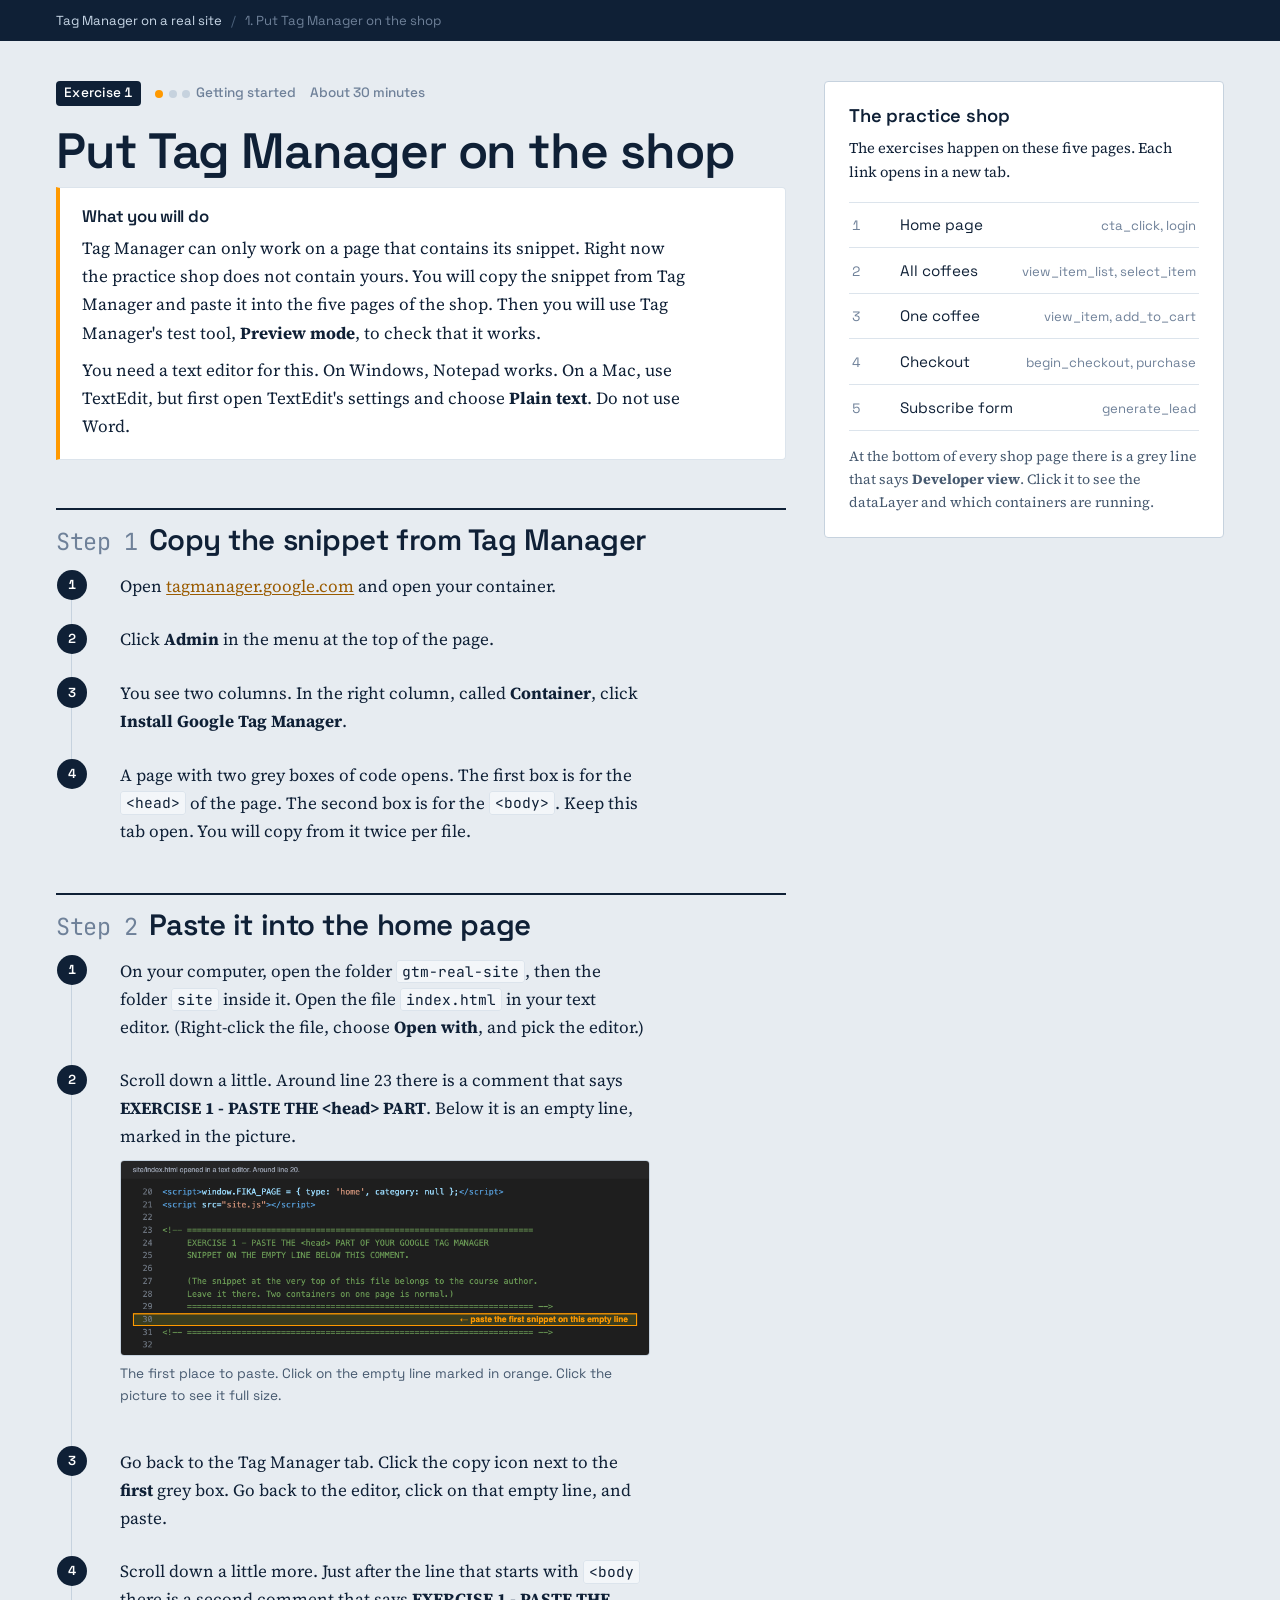
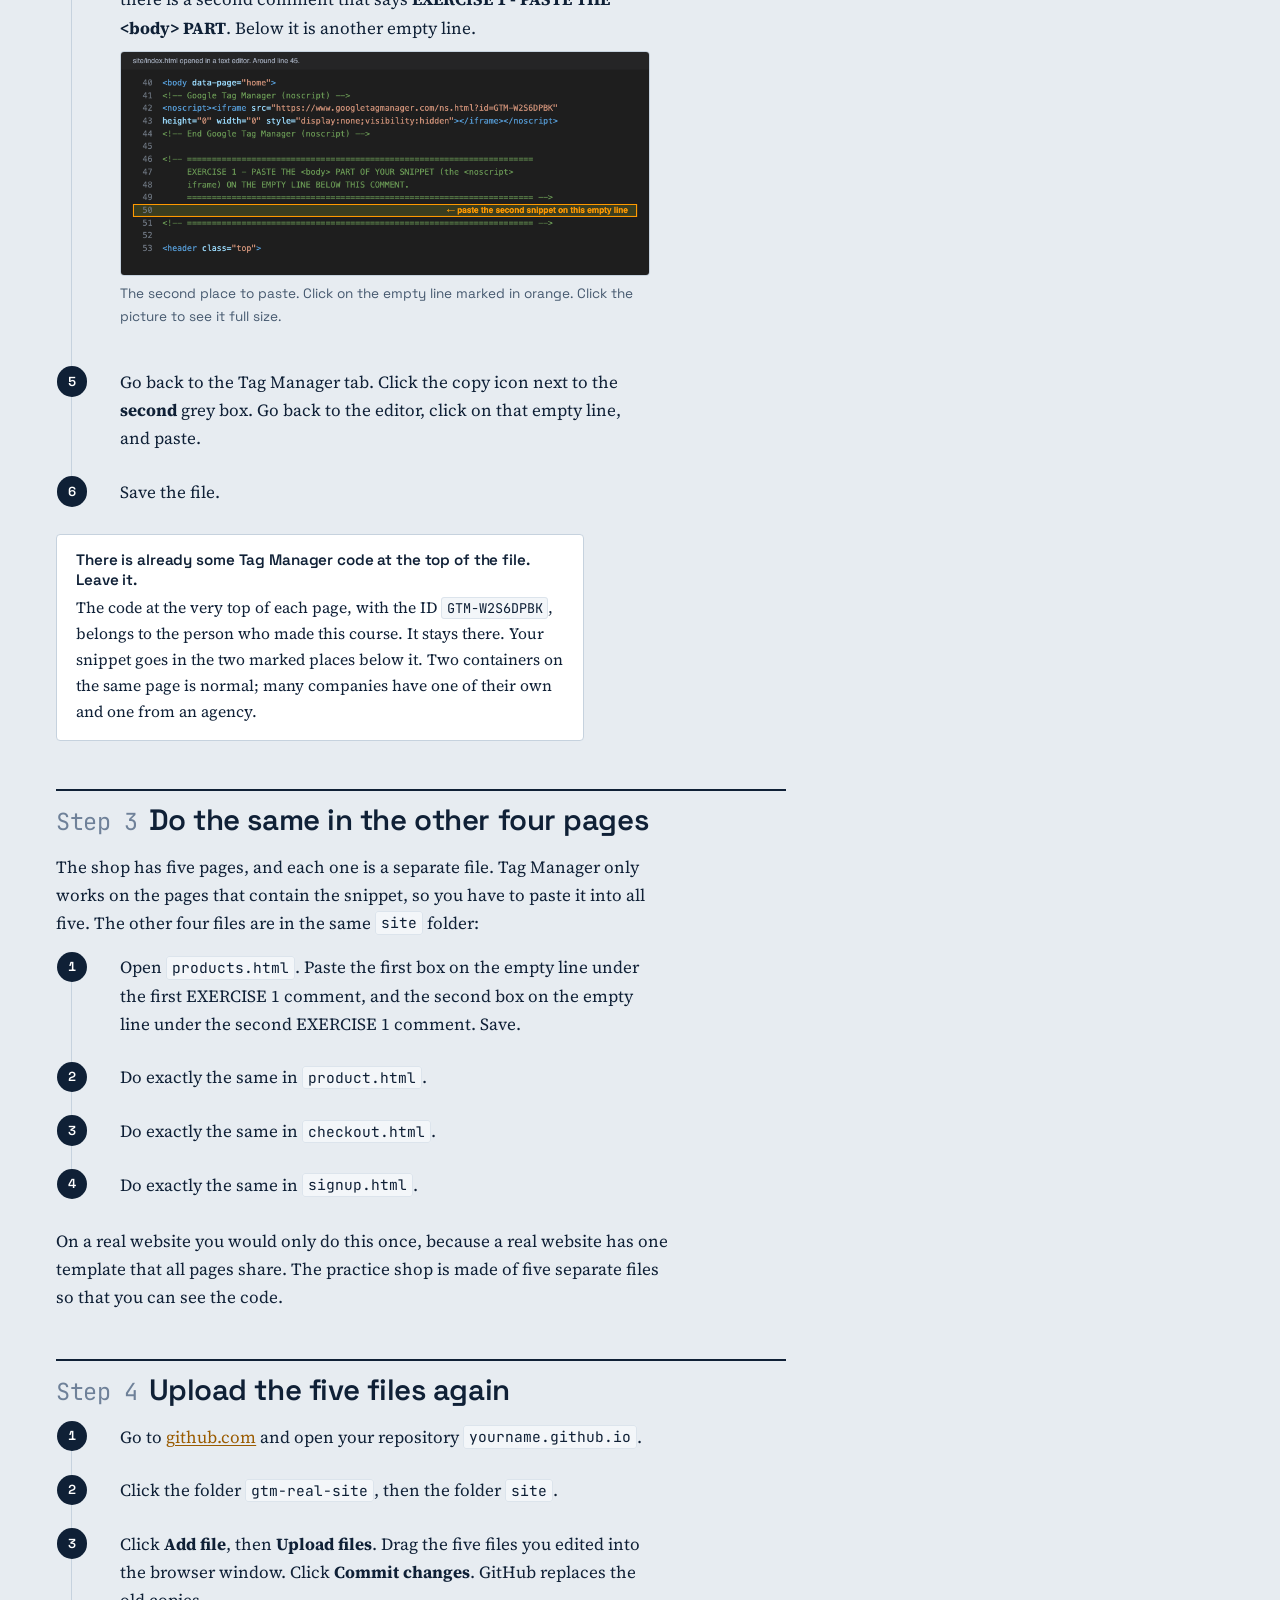
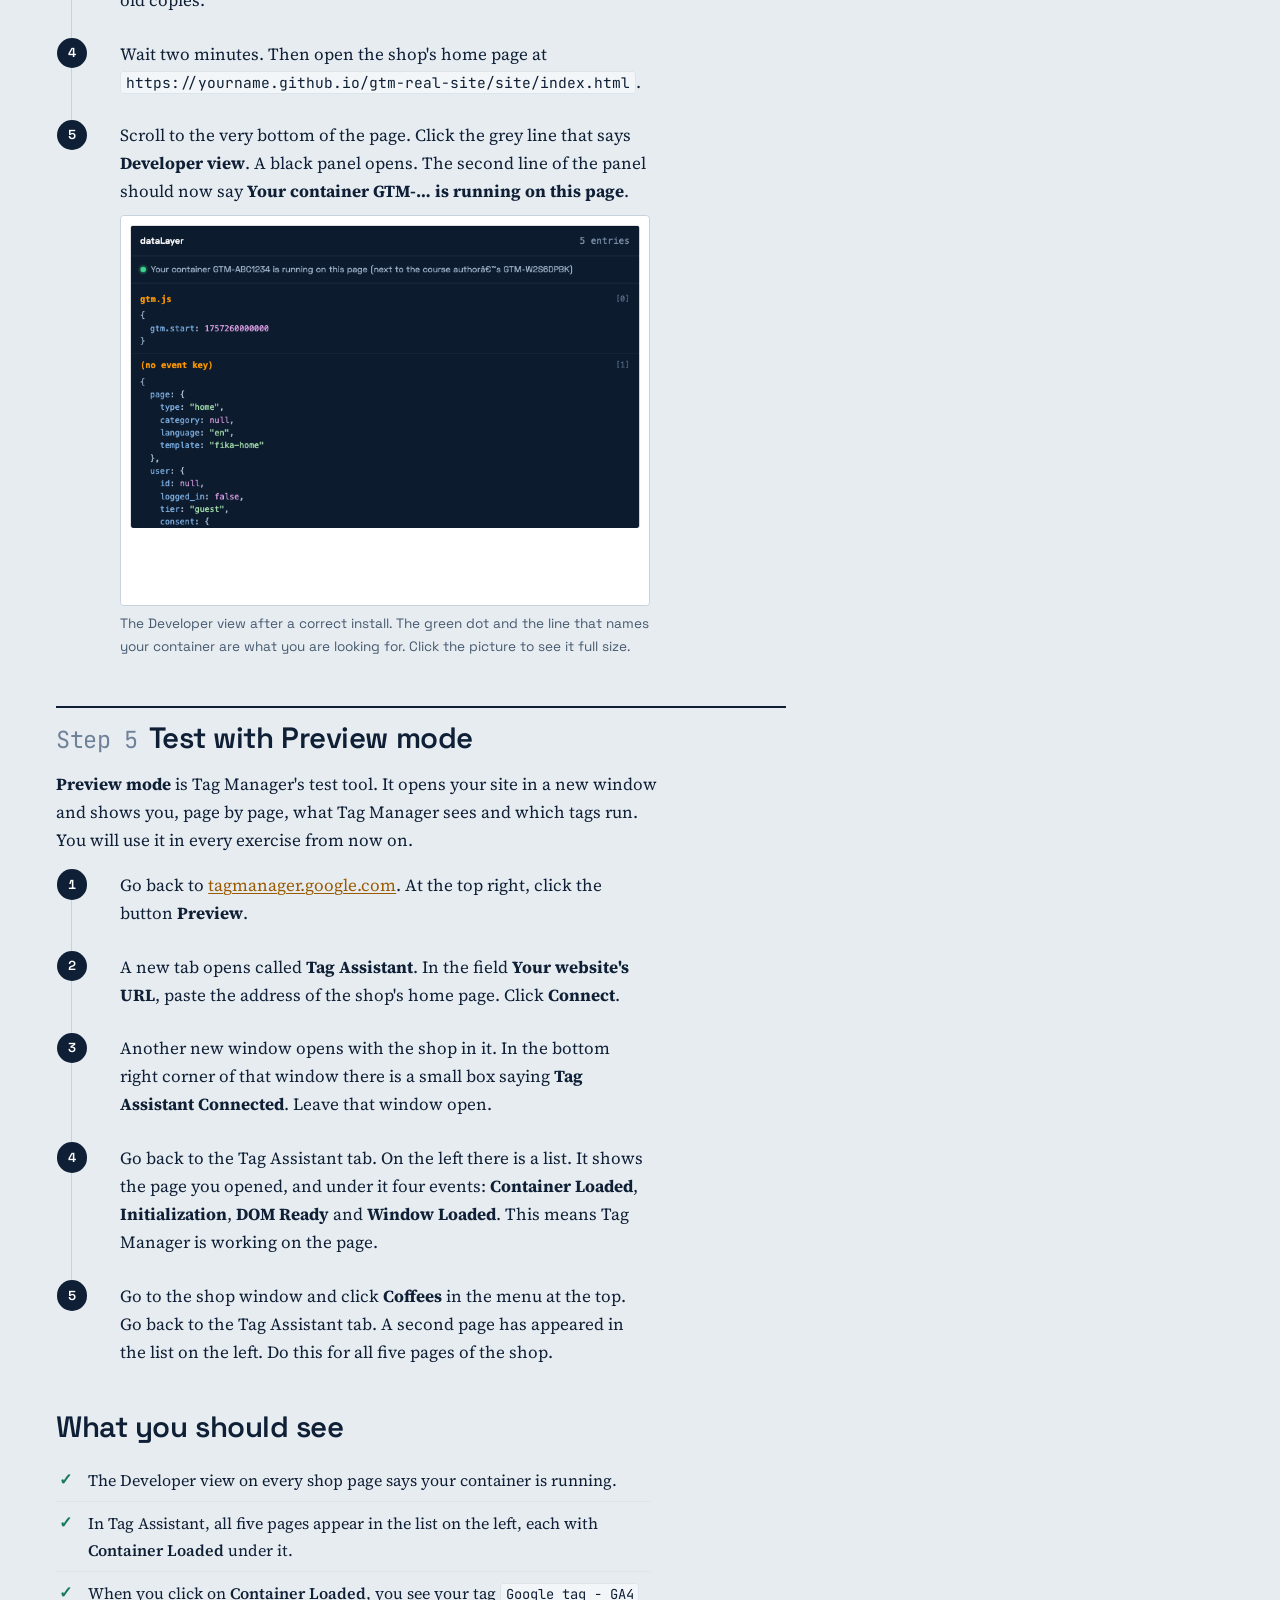
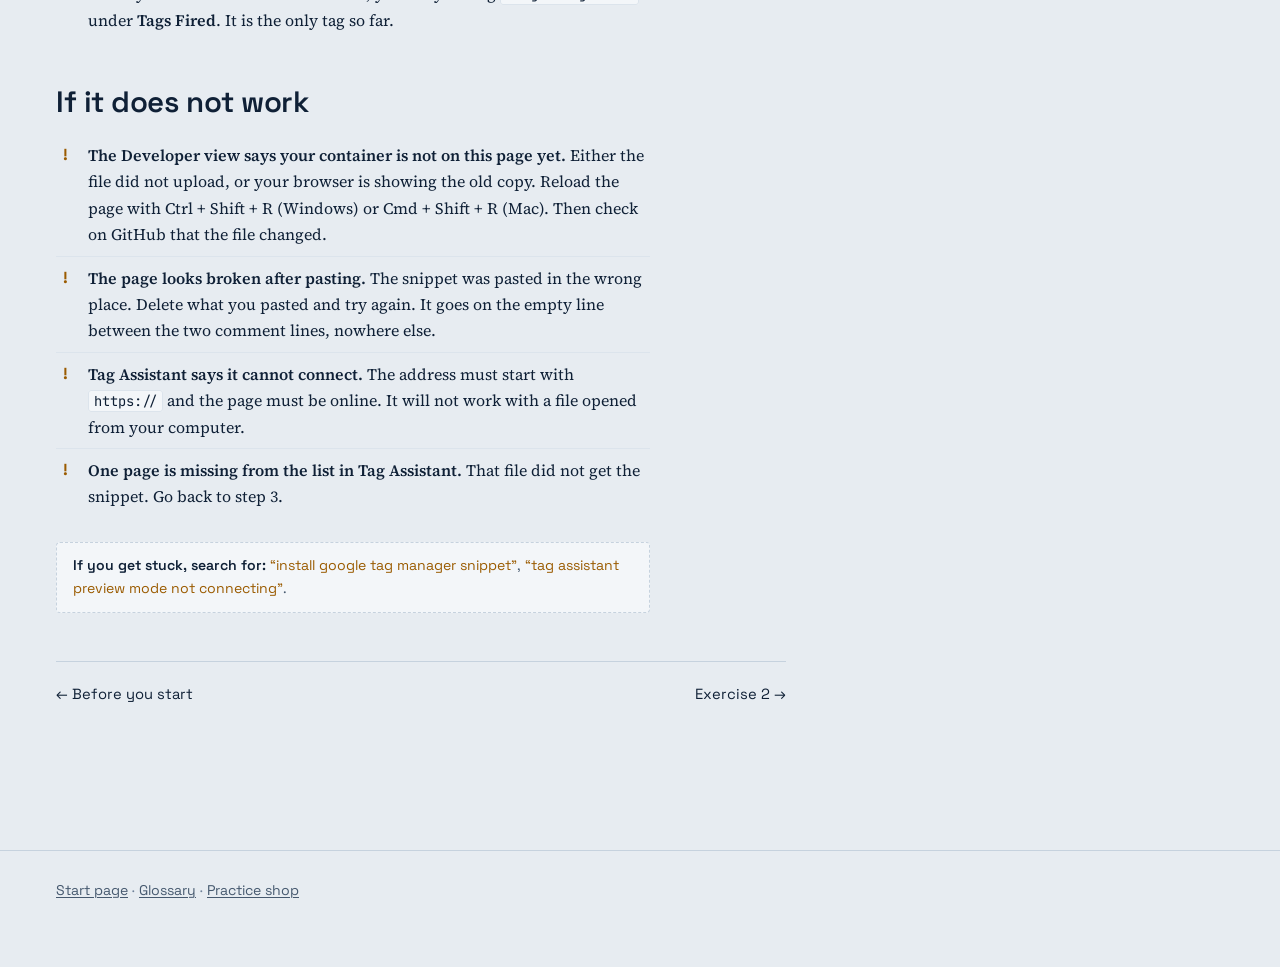
<file: gtm-real-site/1-install.html>
<!DOCTYPE html>
<html lang="en">
<head>
<!-- Google Tag Manager -->
<script>(function(w,d,s,l,i){w[l]=w[l]||[];w[l].push({'gtm.start':
new Date().getTime(),event:'gtm.js'});var f=d.getElementsByTagName(s)[0],
j=d.createElement(s),dl=l!='dataLayer'?'&l='+l:'';j.async=true;j.src=
'https://www.googletagmanager.com/gtm.js?id='+i+dl;f.parentNode.insertBefore(j,f);
})(window,document,'script','dataLayer','GTM-W2S6DPBK');</script>
<!-- End Google Tag Manager -->
<meta charset="UTF-8">
<meta name="viewport" content="width=device-width, initial-scale=1.0">
<title>1. Put Tag Manager on the shop</title>
<meta name="description" content="Copy your Google Tag Manager snippet and paste it into the five pages of the practice shop. Then check that it works with Preview mode.">
<link rel="preconnect" href="https://fonts.googleapis.com">
<link rel="preconnect" href="https://fonts.gstatic.com" crossorigin>
<link href="https://fonts.googleapis.com/css2?family=JetBrains+Mono:wght@400;700&family=Source+Serif+4:opsz,wght@8..60,400;8..60,600&family=Space+Grotesk:wght@400;500;600;700&display=swap" rel="stylesheet">
<link rel="stylesheet" href="assets/course.css">
</head>
<body>
<!-- Google Tag Manager (noscript) -->
<noscript><iframe src="https://www.googletagmanager.com/ns.html?id=GTM-W2S6DPBK"
height="0" width="0" style="display:none;visibility:hidden"></iframe></noscript>
<!-- End Google Tag Manager (noscript) -->

<a class="skip" href="#main">Skip to content</a>

<nav aria-label="Breadcrumb">
    <ul class="crumbs">
        <li><a href="index.html">Tag Manager on a real site</a></li><li><a href="1-install.html" aria-current="page">1. Put Tag Manager on the shop</a></li>
    </ul>
</nav>

<main id="main" class="wrap">
<div class="bench">
    <div class="column">

        <div class="ex-meta">
            <span class="ex-no">Exercise 1</span>
            <span class="level"><i class="on"></i><i></i><i></i> Getting started</span>
            <span>About 30 minutes</span>
        </div>

        <h1>Put Tag Manager on the shop</h1>

        <div class="purpose">
            <h2>What you will do</h2>
            <p>Tag Manager can only work on a page that contains its snippet. Right now the practice shop does not
                contain yours. You will copy the snippet from Tag Manager and paste it into the five pages of the
                shop. Then you will use Tag Manager's test tool, <b>Preview mode</b>, to check that it works.</p>
            <p>You need a text editor for this. On Windows, Notepad works. On a Mac, use TextEdit, but first open
                TextEdit's settings and choose <b>Plain text</b>. Do not use Word.</p>
        </div>

        <h2 class="step"><span class="num">Step 1</span> Copy the snippet from Tag Manager</h2>
        <ol class="steps">
            <li><p>Open <a href="https://tagmanager.google.com" target="_blank" rel="noopener">tagmanager.google.com</a> and open your container.</p></li>
            <li><p>Click <b>Admin</b> in the menu at the top of the page.</p></li>
            <li><p>You see two columns. In the right column, called <b>Container</b>, click <b>Install Google Tag Manager</b>.</p></li>
            <li><p>A page with two grey boxes of code opens. The first box is for the <code>&lt;head&gt;</code> of the page. The second box is for the <code>&lt;body&gt;</code>. Keep this tab open. You will copy from it twice per file.</p></li>
        </ol>

        <h2 class="step"><span class="num">Step 2</span> Paste it into the home page</h2>
        <ol class="steps">
            <li><p>On your computer, open the folder <code>gtm-real-site</code>, then the folder <code>site</code> inside it. Open the file <code>index.html</code> in your text editor. (Right-click the file, choose <b>Open with</b>, and pick the editor.)</p></li>
            <li><p>Scroll down a little. Around line 23 there is a comment that says <b>EXERCISE 1 - PASTE THE &lt;head&gt; PART</b>. Below it is an empty line, marked in the picture.</p>
                <figure class="shot"><a href="assets/img/paste-head.png" target="_blank" rel="noopener"><img src="assets/img/paste-head.png" alt="The first place to paste. Click on the empty line marked in orange."></a><figcaption>The first place to paste. Click on the empty line marked in orange. Click the picture to see it full size.</figcaption></figure></li>
            <li><p>Go back to the Tag Manager tab. Click the copy icon next to the <b>first</b> grey box. Go back to the editor, click on that empty line, and paste.</p></li>
            <li><p>Scroll down a little more. Just after the line that starts with <code>&lt;body</code> there is a second comment that says <b>EXERCISE 1 - PASTE THE &lt;body&gt; PART</b>. Below it is another empty line.</p>
                <figure class="shot"><a href="assets/img/paste-body.png" target="_blank" rel="noopener"><img src="assets/img/paste-body.png" alt="The second place to paste. Click on the empty line marked in orange."></a><figcaption>The second place to paste. Click on the empty line marked in orange. Click the picture to see it full size.</figcaption></figure></li>
            <li><p>Go back to the Tag Manager tab. Click the copy icon next to the <b>second</b> grey box. Go back to the editor, click on that empty line, and paste.</p></li>
            <li><p>Save the file.</p></li>
        </ol>

        <div class="note">
            <h3>There is already some Tag Manager code at the top of the file. Leave it.</h3>
            <p>The code at the very top of each page, with the ID <code>GTM-W2S6DPBK</code>, belongs to the person who
                made this course. It stays there. Your snippet goes in the two marked places below it. Two containers
                on the same page is normal; many companies have one of their own and one from an agency.</p>
        </div>

        <h2 class="step"><span class="num">Step 3</span> Do the same in the other four pages</h2>
        <p>The shop has five pages, and each one is a separate file. Tag Manager only works on the pages that contain
            the snippet, so you have to paste it into all five. The other four files are in the same
            <code>site</code> folder:</p>
        <ol class="steps">
            <li><p>Open <code>products.html</code>. Paste the first box on the empty line under the first EXERCISE 1 comment, and the second box on the empty line under the second EXERCISE 1 comment. Save.</p></li>
            <li><p>Do exactly the same in <code>product.html</code>.</p></li>
            <li><p>Do exactly the same in <code>checkout.html</code>.</p></li>
            <li><p>Do exactly the same in <code>signup.html</code>.</p></li>
        </ol>
        <p>On a real website you would only do this once, because a real website has one template that all pages
            share. The practice shop is made of five separate files so that you can see the code.</p>

        <h2 class="step"><span class="num">Step 4</span> Upload the five files again</h2>
        <ol class="steps">
            <li><p>Go to <a href="https://github.com" target="_blank" rel="noopener">github.com</a> and open your repository <code>yourname.github.io</code>.</p></li>
            <li><p>Click the folder <code>gtm-real-site</code>, then the folder <code>site</code>.</p></li>
            <li><p>Click <b>Add file</b>, then <b>Upload files</b>. Drag the five files you edited into the browser window. Click <b>Commit changes</b>. GitHub replaces the old copies.</p></li>
            <li><p>Wait two minutes. Then open the shop's home page at <code>https://yourname.github.io/gtm-real-site/site/index.html</code>.</p></li>
            <li><p>Scroll to the very bottom of the page. Click the grey line that says <b>Developer view</b>. A black panel opens. The second line of the panel should now say <b>Your container GTM-… is running on this page</b>.</p>
                <figure class="shot"><a href="assets/img/devview-after.png" target="_blank" rel="noopener"><img src="assets/img/devview-after.png" alt="The Developer view after a correct install. The green dot and the line that names your container are what you are looking for."></a><figcaption>The Developer view after a correct install. The green dot and the line that names your container are what you are looking for. Click the picture to see it full size.</figcaption></figure></li>
        </ol>

        <h2 class="step"><span class="num">Step 5</span> Test with Preview mode</h2>
        <p><b>Preview mode</b> is Tag Manager's test tool. It opens your site in a new window and shows you, page by
            page, what Tag Manager sees and which tags run. You will use it in every exercise from now on.</p>
        <ol class="steps">
            <li><p>Go back to <a href="https://tagmanager.google.com" target="_blank" rel="noopener">tagmanager.google.com</a>. At the top right, click the button <b>Preview</b>.</p></li>
            <li><p>A new tab opens called <b>Tag Assistant</b>. In the field <b>Your website's URL</b>, paste the address of the shop's home page. Click <b>Connect</b>.</p></li>
            <li><p>Another new window opens with the shop in it. In the bottom right corner of that window there is a small box saying <b>Tag Assistant Connected</b>. Leave that window open.</p></li>
            <li><p>Go back to the Tag Assistant tab. On the left there is a list. It shows the page you opened, and under it four events: <b>Container Loaded</b>, <b>Initialization</b>, <b>DOM Ready</b> and <b>Window Loaded</b>. This means Tag Manager is working on the page.</p></li>
            <li><p>Go to the shop window and click <b>Coffees</b> in the menu at the top. Go back to the Tag Assistant tab. A second page has appeared in the list on the left. Do this for all five pages of the shop.</p></li>
        </ol>

        <h2>What you should see</h2>
        <ul class="outcome">
            <li>The Developer view on every shop page says your container is running.</li>
            <li>In Tag Assistant, all five pages appear in the list on the left, each with <b>Container Loaded</b> under it.</li>
            <li>When you click on <b>Container Loaded</b>, you see your tag <code>Google tag - GA4</code> under <b>Tags Fired</b>. It is the only tag so far.</li>
        </ul>

        <h2>If it does not work</h2>
        <ul class="fix">
            <li><b>The Developer view says your container is not on this page yet.</b> Either the file did not upload, or your browser is showing the old copy. Reload the page with Ctrl + Shift + R (Windows) or Cmd + Shift + R (Mac). Then check on GitHub that the file changed.</li>
            <li><b>The page looks broken after pasting.</b> The snippet was pasted in the wrong place. Delete what you pasted and try again. It goes on the empty line between the two comment lines, nowhere else.</li>
            <li><b>Tag Assistant says it cannot connect.</b> The address must start with <code>https://</code> and the page must be online. It will not work with a file opened from your computer.</li>
            <li><b>One page is missing from the list in Tag Assistant.</b> That file did not get the snippet. Go back to step 3.</li>
        </ul>

        <div class="lookup">
            <b>If you get stuck, search for:</b> <q>install google tag manager snippet</q>, <q>tag assistant preview mode not connecting</q>.
        </div>


        <div class="pager">
            <span><a href="0-before-you-start.html">&larr; Before you start</a></span>
            <span><a href="2-page-data.html">Exercise 2 &rarr;</a></span>
        </div>
    </div>

    <div class="rail">
        <div class="card">
            <h3 style="margin-top:0">The practice shop</h3>
            <p style="font-size:.92rem">The exercises happen on these five pages. Each link opens in a new tab.</p>
            <ul class="exercises"><li><a href="site/index.html" target="_blank" rel="noopener"><span class="n">1</span><span>Home page</span><span class="what">cta_click, login</span></a></li><li><a href="site/products.html" target="_blank" rel="noopener"><span class="n">2</span><span>All coffees</span><span class="what">view_item_list, select_item</span></a></li><li><a href="site/product.html?sku=FK-002" target="_blank" rel="noopener"><span class="n">3</span><span>One coffee</span><span class="what">view_item, add_to_cart</span></a></li><li><a href="site/checkout.html" target="_blank" rel="noopener"><span class="n">4</span><span>Checkout</span><span class="what">begin_checkout, purchase</span></a></li><li><a href="site/signup.html" target="_blank" rel="noopener"><span class="n">5</span><span>Subscribe form</span><span class="what">generate_lead</span></a></li></ul>
            <p style="font-size:.88rem;margin:.9rem 0 0;color:var(--ink-2)">At the bottom of every shop page there is a grey line that says <b>Developer view</b>. Click it to see the dataLayer and which containers are running.</p>
        </div>
    </div>
</div>
</main>

<footer class="site">
    <p><a href="index.html">Start page</a> · <a href="reference/glossary.html">Glossary</a> · <a href="site/index.html">Practice shop</a></p>
</footer>

</body>
</html>
</file>
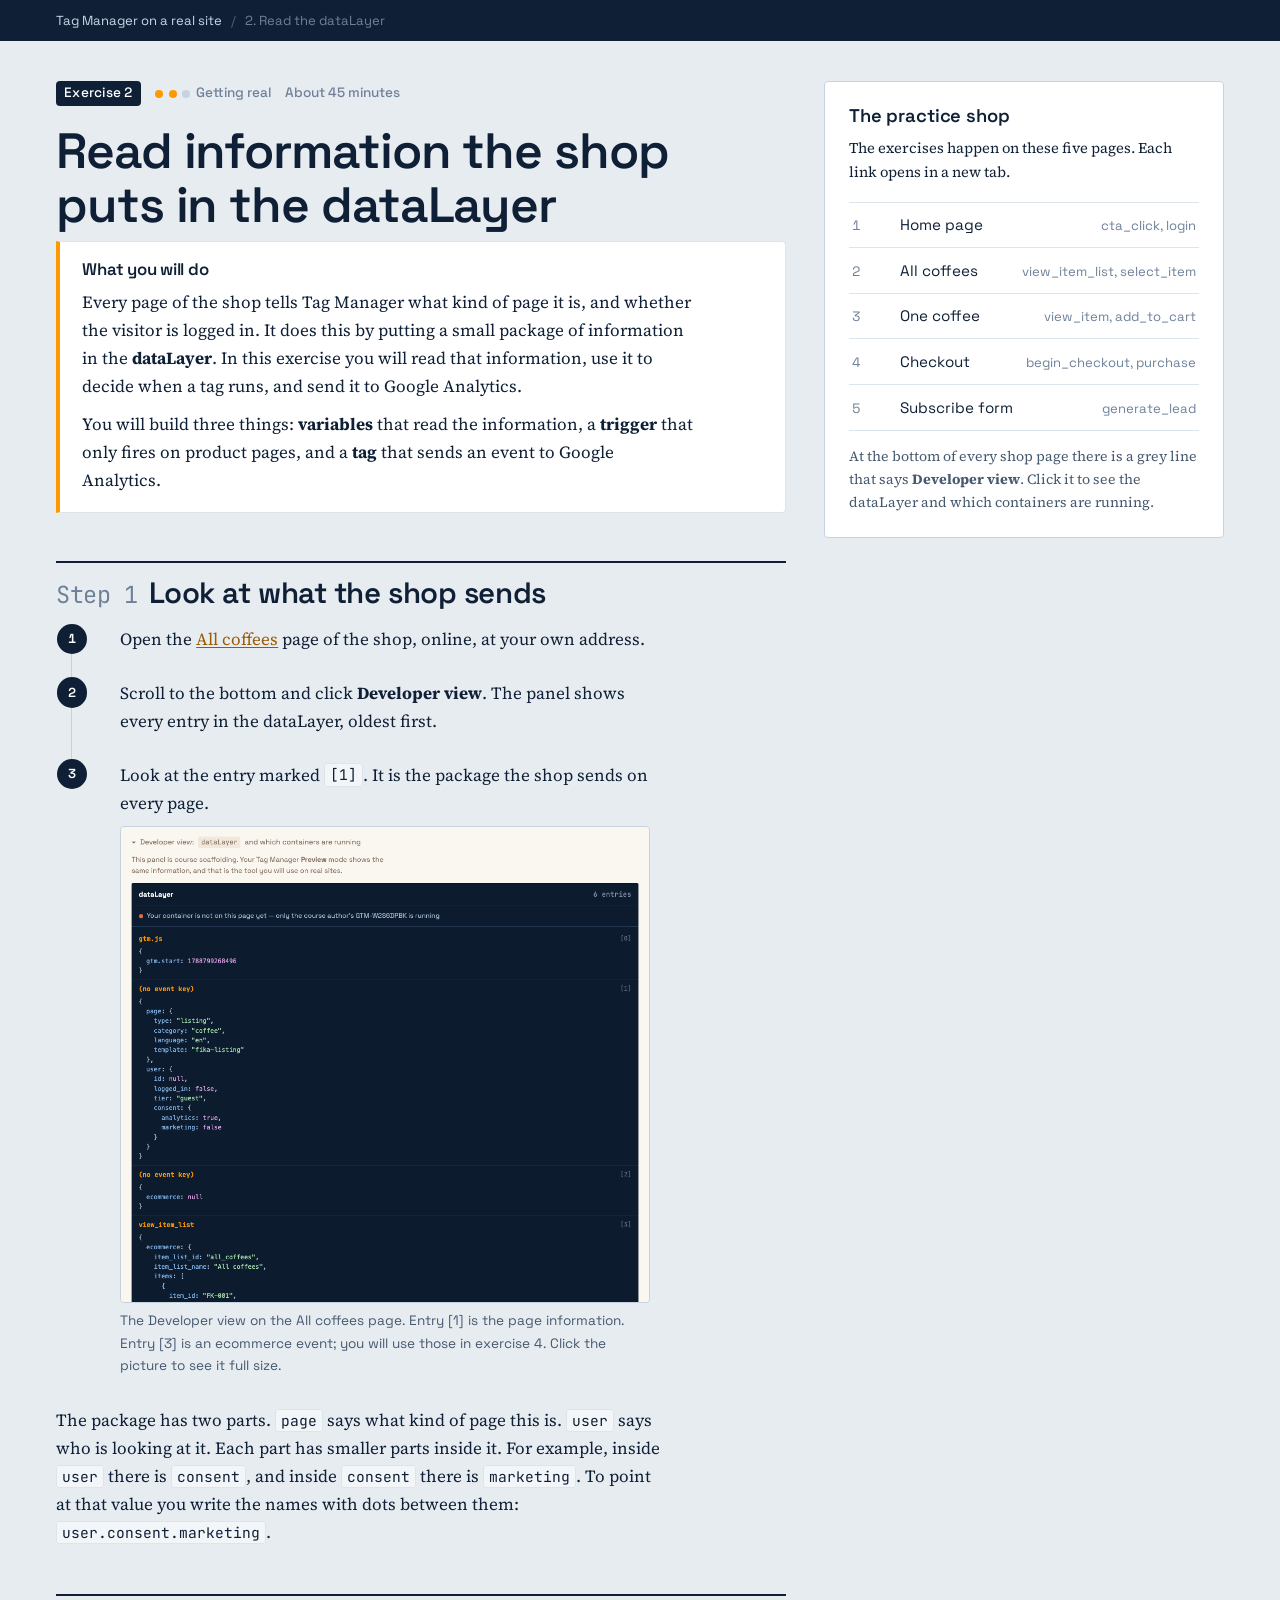
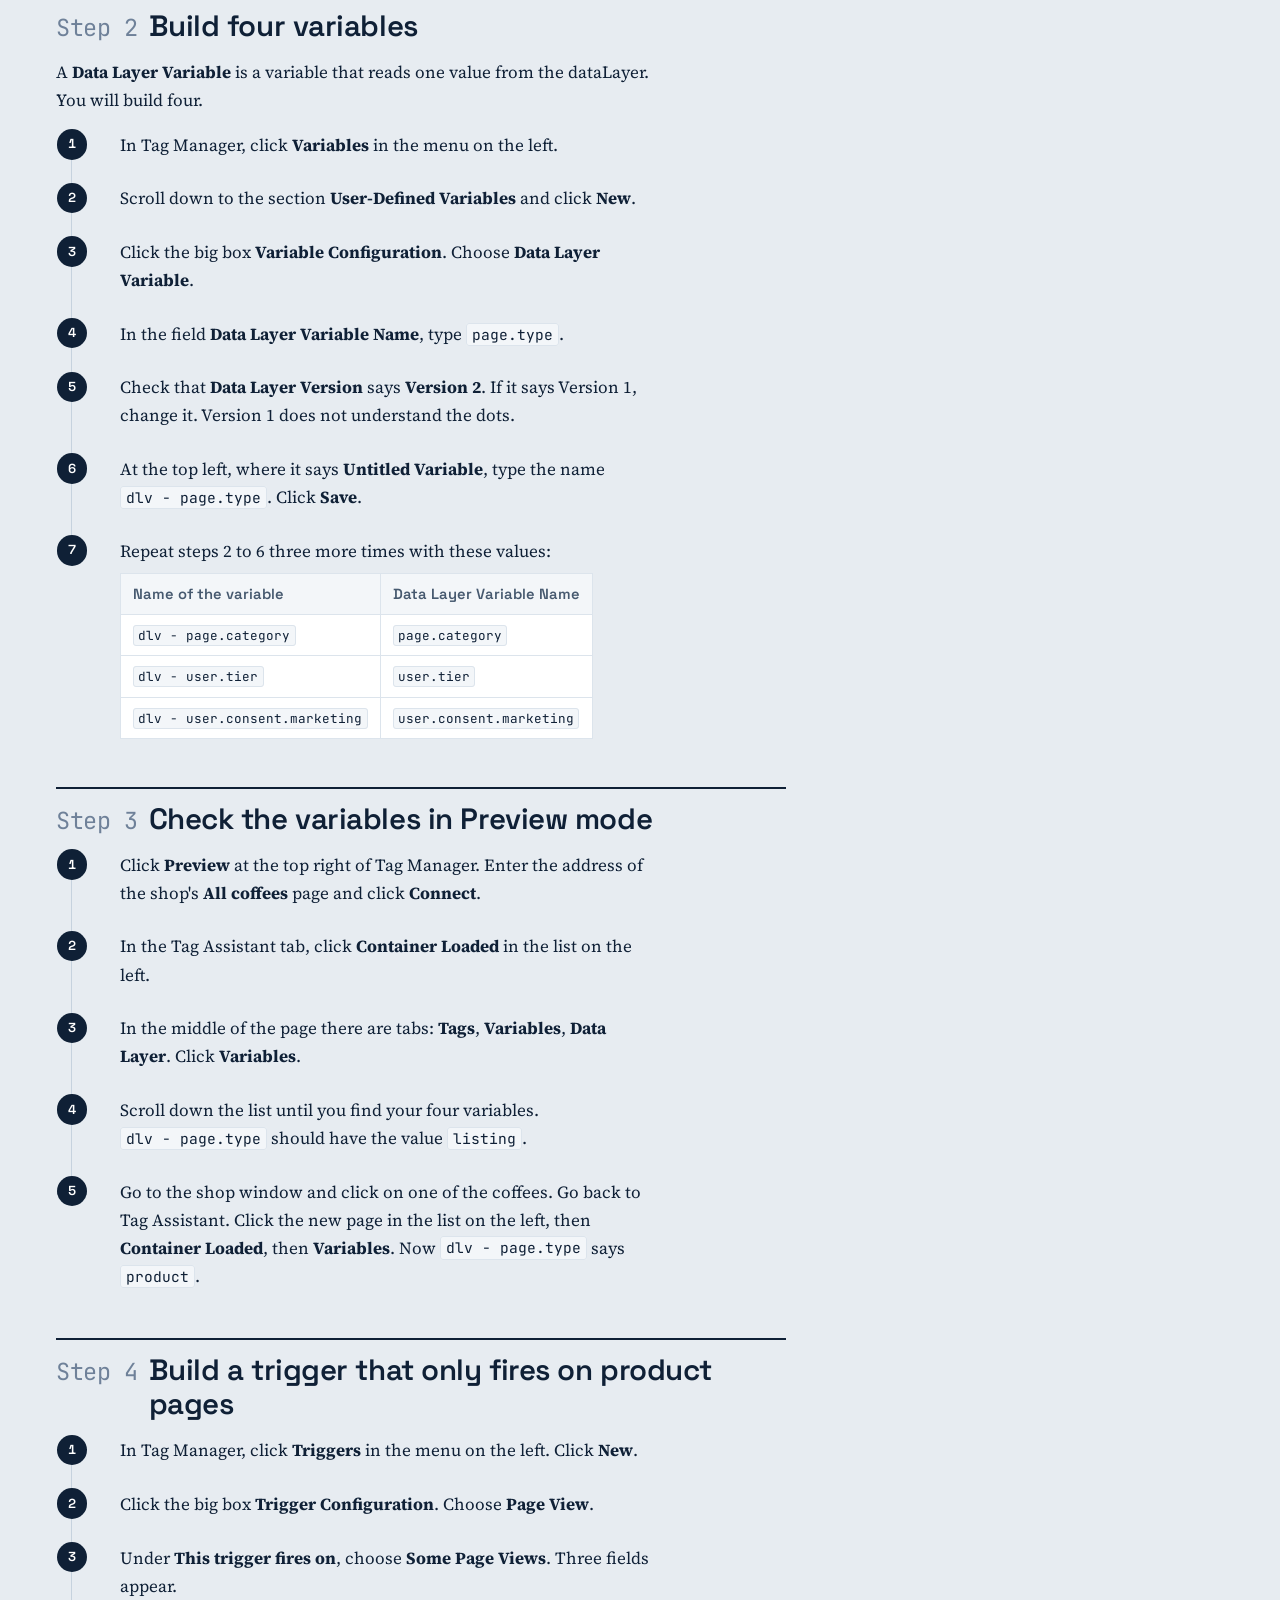
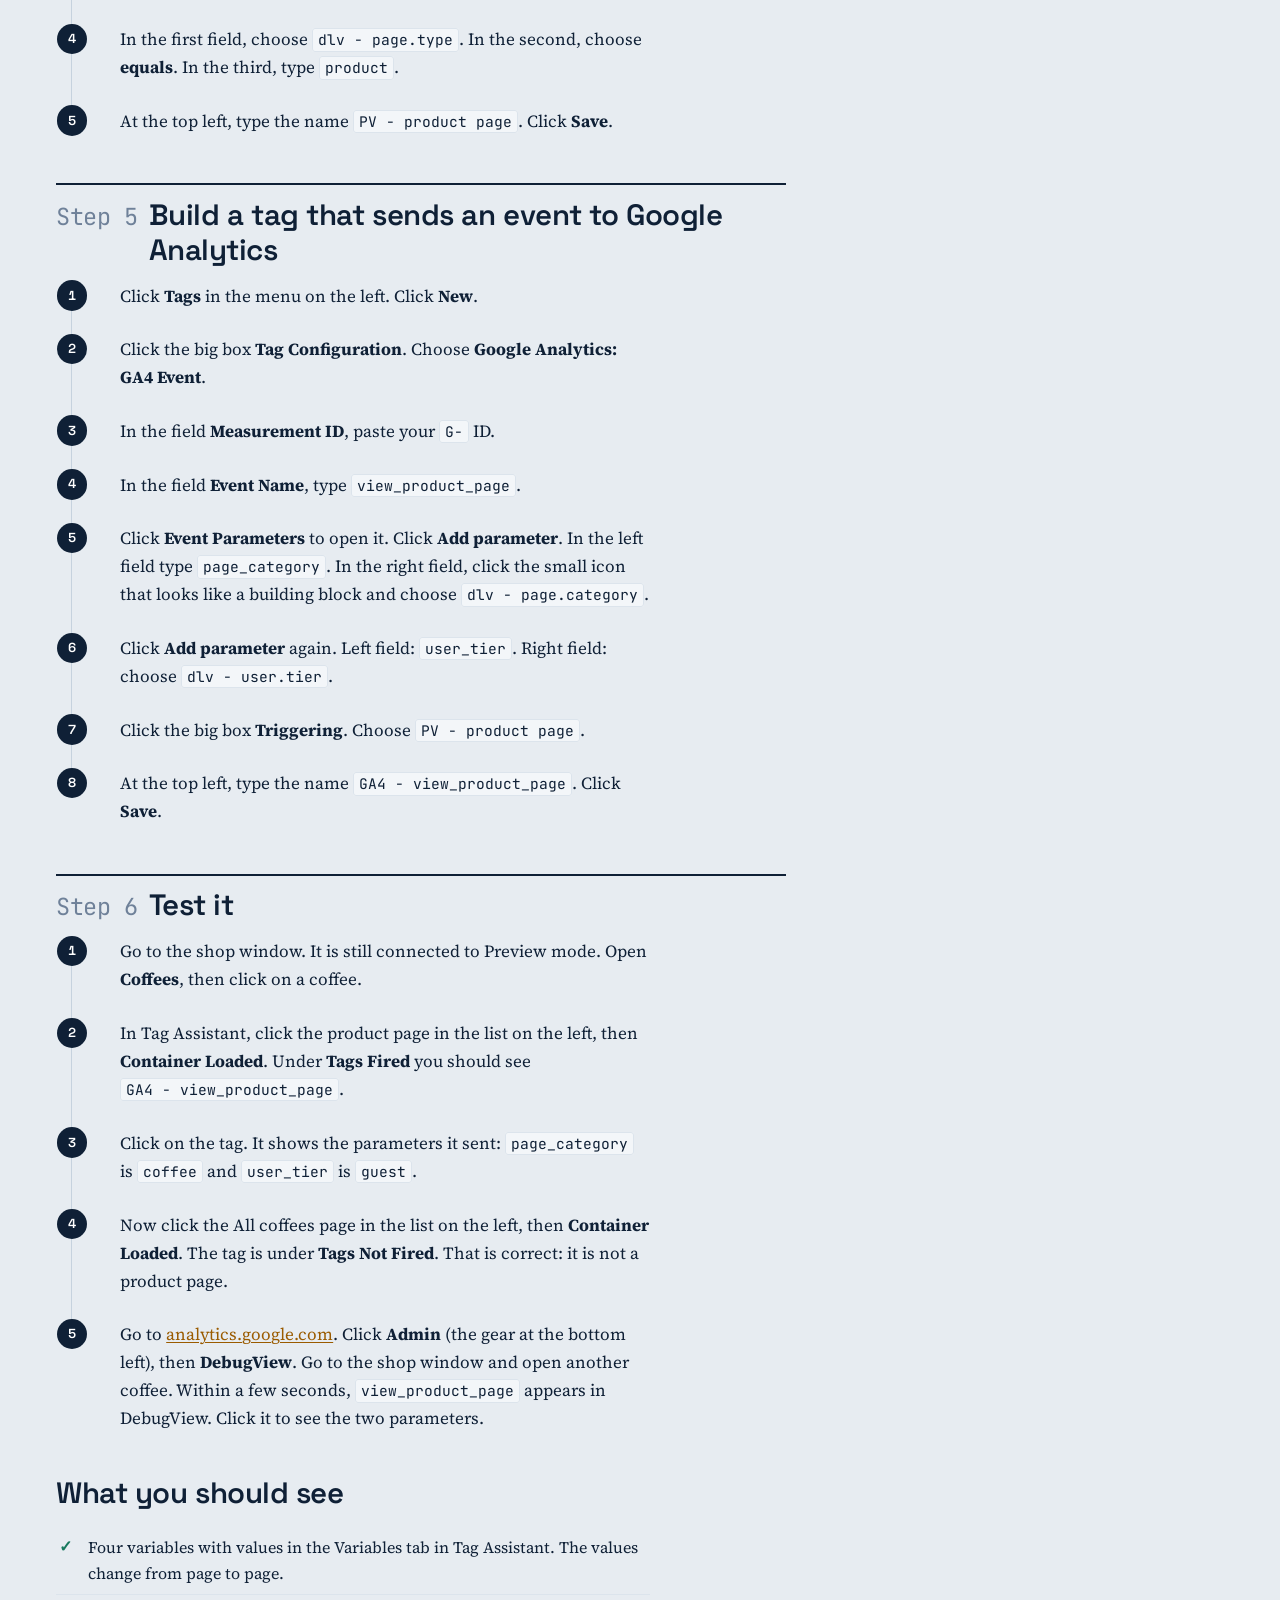
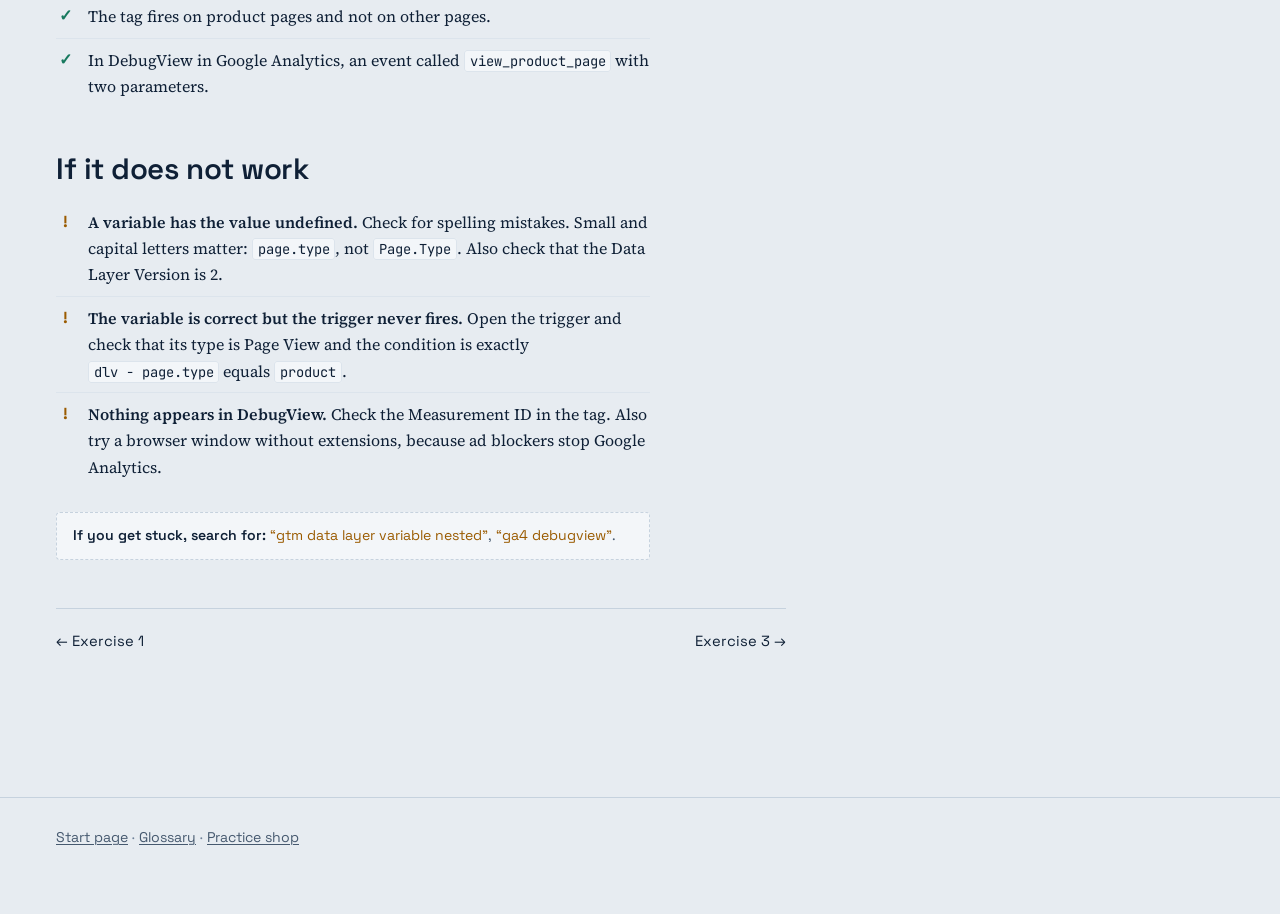
<file: gtm-real-site/2-page-data.html>
<!DOCTYPE html>
<html lang="en">
<head>
<!-- Google Tag Manager -->
<script>(function(w,d,s,l,i){w[l]=w[l]||[];w[l].push({'gtm.start':
new Date().getTime(),event:'gtm.js'});var f=d.getElementsByTagName(s)[0],
j=d.createElement(s),dl=l!='dataLayer'?'&l='+l:'';j.async=true;j.src=
'https://www.googletagmanager.com/gtm.js?id='+i+dl;f.parentNode.insertBefore(j,f);
})(window,document,'script','dataLayer','GTM-W2S6DPBK');</script>
<!-- End Google Tag Manager -->
<meta charset="UTF-8">
<meta name="viewport" content="width=device-width, initial-scale=1.0">
<title>2. Read information the shop puts in the dataLayer</title>
<meta name="description" content="Build Data Layer Variables that read nested values such as page.type and user.tier, use one in a trigger, and send them to Google Analytics as event parameters.">
<link rel="preconnect" href="https://fonts.googleapis.com">
<link rel="preconnect" href="https://fonts.gstatic.com" crossorigin>
<link href="https://fonts.googleapis.com/css2?family=JetBrains+Mono:wght@400;700&family=Source+Serif+4:opsz,wght@8..60,400;8..60,600&family=Space+Grotesk:wght@400;500;600;700&display=swap" rel="stylesheet">
<link rel="stylesheet" href="assets/course.css">
</head>
<body>
<!-- Google Tag Manager (noscript) -->
<noscript><iframe src="https://www.googletagmanager.com/ns.html?id=GTM-W2S6DPBK"
height="0" width="0" style="display:none;visibility:hidden"></iframe></noscript>
<!-- End Google Tag Manager (noscript) -->

<a class="skip" href="#main">Skip to content</a>

<nav aria-label="Breadcrumb">
    <ul class="crumbs">
        <li><a href="index.html">Tag Manager on a real site</a></li><li><a href="2-page-data.html" aria-current="page">2. Read the dataLayer</a></li>
    </ul>
</nav>

<main id="main" class="wrap">
<div class="bench">
    <div class="column">

        <div class="ex-meta">
            <span class="ex-no">Exercise 2</span>
            <span class="level"><i class="on"></i><i class="on"></i><i></i> Getting real</span>
            <span>About 45 minutes</span>
        </div>

        <h1>Read information the shop puts in the dataLayer</h1>

        <div class="purpose">
            <h2>What you will do</h2>
            <p>Every page of the shop tells Tag Manager what kind of page it is, and whether the visitor is logged in.
                It does this by putting a small package of information in the <b>dataLayer</b>. In this exercise you
                will read that information, use it to decide when a tag runs, and send it to Google Analytics.</p>
            <p>You will build three things: <b>variables</b> that read the information, a <b>trigger</b> that only
                fires on product pages, and a <b>tag</b> that sends an event to Google Analytics.</p>
        </div>

        <h2 class="step"><span class="num">Step 1</span> Look at what the shop sends</h2>
        <ol class="steps">
            <li><p>Open the <a href="site/products.html" target="_blank" rel="noopener">All coffees</a> page of the shop, online, at your own address.</p></li>
            <li><p>Scroll to the bottom and click <b>Developer view</b>. The panel shows every entry in the dataLayer, oldest first.</p></li>
            <li><p>Look at the entry marked <code>[1]</code>. It is the package the shop sends on every page.</p>
                <figure class="shot"><a href="assets/img/devview-open.png" target="_blank" rel="noopener"><img src="assets/img/devview-open.png" alt="The Developer view on the All coffees page. Entry [1] is the page information. Entry [3] is an ecommerce event; you will use those in exercise 4."></a><figcaption>The Developer view on the All coffees page. Entry [1] is the page information. Entry [3] is an ecommerce event; you will use those in exercise 4. Click the picture to see it full size.</figcaption></figure></li>
        </ol>
        <p>The package has two parts. <code>page</code> says what kind of page this is. <code>user</code> says who is
            looking at it. Each part has smaller parts inside it. For example, inside <code>user</code> there is
            <code>consent</code>, and inside <code>consent</code> there is <code>marketing</code>. To point at that
            value you write the names with dots between them: <code>user.consent.marketing</code>.</p>

        <h2 class="step"><span class="num">Step 2</span> Build four variables</h2>
        <p>A <b>Data Layer Variable</b> is a variable that reads one value from the dataLayer. You will build four.</p>
        <ol class="steps">
            <li><p>In Tag Manager, click <b>Variables</b> in the menu on the left.</p></li>
            <li><p>Scroll down to the section <b>User-Defined Variables</b> and click <b>New</b>.</p></li>
            <li><p>Click the big box <b>Variable Configuration</b>. Choose <b>Data Layer Variable</b>.</p></li>
            <li><p>In the field <b>Data Layer Variable Name</b>, type <code>page.type</code>.</p></li>
            <li><p>Check that <b>Data Layer Version</b> says <b>Version 2</b>. If it says Version 1, change it. Version 1 does not understand the dots.</p></li>
            <li><p>At the top left, where it says <b>Untitled Variable</b>, type the name <code>dlv - page.type</code>. Click <b>Save</b>.</p></li>
            <li><p>Repeat steps 2 to 6 three more times with these values:</p>
                <table class="settings cols">
                    <tr><th>Name of the variable</th><th>Data Layer Variable Name</th></tr>
                    <tr><td><code>dlv - page.category</code></td><td><code>page.category</code></td></tr>
                    <tr><td><code>dlv - user.tier</code></td><td><code>user.tier</code></td></tr>
                    <tr><td><code>dlv - user.consent.marketing</code></td><td><code>user.consent.marketing</code></td></tr>
                </table>
            </li>
        </ol>

        <h2 class="step"><span class="num">Step 3</span> Check the variables in Preview mode</h2>
        <ol class="steps">
            <li><p>Click <b>Preview</b> at the top right of Tag Manager. Enter the address of the shop's <b>All coffees</b> page and click <b>Connect</b>.</p></li>
            <li><p>In the Tag Assistant tab, click <b>Container Loaded</b> in the list on the left.</p></li>
            <li><p>In the middle of the page there are tabs: <b>Tags</b>, <b>Variables</b>, <b>Data Layer</b>. Click <b>Variables</b>.</p></li>
            <li><p>Scroll down the list until you find your four variables. <code>dlv - page.type</code> should have the value <code>listing</code>.</p></li>
            <li><p>Go to the shop window and click on one of the coffees. Go back to Tag Assistant. Click the new page in the list on the left, then <b>Container Loaded</b>, then <b>Variables</b>. Now <code>dlv - page.type</code> says <code>product</code>.</p></li>
        </ol>

        <h2 class="step"><span class="num">Step 4</span> Build a trigger that only fires on product pages</h2>
        <ol class="steps">
            <li><p>In Tag Manager, click <b>Triggers</b> in the menu on the left. Click <b>New</b>.</p></li>
            <li><p>Click the big box <b>Trigger Configuration</b>. Choose <b>Page View</b>.</p></li>
            <li><p>Under <b>This trigger fires on</b>, choose <b>Some Page Views</b>. Three fields appear.</p></li>
            <li><p>In the first field, choose <code>dlv - page.type</code>. In the second, choose <b>equals</b>. In the third, type <code>product</code>.</p></li>
            <li><p>At the top left, type the name <code>PV - product page</code>. Click <b>Save</b>.</p></li>
        </ol>

        <h2 class="step"><span class="num">Step 5</span> Build a tag that sends an event to Google Analytics</h2>
        <ol class="steps">
            <li><p>Click <b>Tags</b> in the menu on the left. Click <b>New</b>.</p></li>
            <li><p>Click the big box <b>Tag Configuration</b>. Choose <b>Google Analytics: GA4 Event</b>.</p></li>
            <li><p>In the field <b>Measurement ID</b>, paste your <code>G-</code> ID.</p></li>
            <li><p>In the field <b>Event Name</b>, type <code>view_product_page</code>.</p></li>
            <li><p>Click <b>Event Parameters</b> to open it. Click <b>Add parameter</b>. In the left field type <code>page_category</code>. In the right field, click the small icon that looks like a building block and choose <code>dlv - page.category</code>.</p></li>
            <li><p>Click <b>Add parameter</b> again. Left field: <code>user_tier</code>. Right field: choose <code>dlv - user.tier</code>.</p></li>
            <li><p>Click the big box <b>Triggering</b>. Choose <code>PV - product page</code>.</p></li>
            <li><p>At the top left, type the name <code>GA4 - view_product_page</code>. Click <b>Save</b>.</p></li>
        </ol>

        <h2 class="step"><span class="num">Step 6</span> Test it</h2>
        <ol class="steps">
            <li><p>Go to the shop window. It is still connected to Preview mode. Open <b>Coffees</b>, then click on a coffee.</p></li>
            <li><p>In Tag Assistant, click the product page in the list on the left, then <b>Container Loaded</b>. Under <b>Tags Fired</b> you should see <code>GA4 - view_product_page</code>.</p></li>
            <li><p>Click on the tag. It shows the parameters it sent: <code>page_category</code> is <code>coffee</code> and <code>user_tier</code> is <code>guest</code>.</p></li>
            <li><p>Now click the All coffees page in the list on the left, then <b>Container Loaded</b>. The tag is under <b>Tags Not Fired</b>. That is correct: it is not a product page.</p></li>
            <li><p>Go to <a href="https://analytics.google.com" target="_blank" rel="noopener">analytics.google.com</a>. Click <b>Admin</b> (the gear at the bottom left), then <b>DebugView</b>. Go to the shop window and open another coffee. Within a few seconds, <code>view_product_page</code> appears in DebugView. Click it to see the two parameters.</p></li>
        </ol>

        <h2>What you should see</h2>
        <ul class="outcome">
            <li>Four variables with values in the Variables tab in Tag Assistant. The values change from page to page.</li>
            <li>The tag fires on product pages and not on other pages.</li>
            <li>In DebugView in Google Analytics, an event called <code>view_product_page</code> with two parameters.</li>
        </ul>

        <h2>If it does not work</h2>
        <ul class="fix">
            <li><b>A variable has the value undefined.</b> Check for spelling mistakes. Small and capital letters matter: <code>page.type</code>, not <code>Page.Type</code>. Also check that the Data Layer Version is 2.</li>
            <li><b>The variable is correct but the trigger never fires.</b> Open the trigger and check that its type is Page View and the condition is exactly <code>dlv - page.type</code> equals <code>product</code>.</li>
            <li><b>Nothing appears in DebugView.</b> Check the Measurement ID in the tag. Also try a browser window without extensions, because ad blockers stop Google Analytics.</li>
        </ul>

        <div class="lookup">
            <b>If you get stuck, search for:</b> <q>gtm data layer variable nested</q>, <q>ga4 debugview</q>.
        </div>


        <div class="pager">
            <span><a href="1-install.html">&larr; Exercise 1</a></span>
            <span><a href="3-custom-events.html">Exercise 3 &rarr;</a></span>
        </div>
    </div>

    <div class="rail">
        <div class="card">
            <h3 style="margin-top:0">The practice shop</h3>
            <p style="font-size:.92rem">The exercises happen on these five pages. Each link opens in a new tab.</p>
            <ul class="exercises"><li><a href="site/index.html" target="_blank" rel="noopener"><span class="n">1</span><span>Home page</span><span class="what">cta_click, login</span></a></li><li><a href="site/products.html" target="_blank" rel="noopener"><span class="n">2</span><span>All coffees</span><span class="what">view_item_list, select_item</span></a></li><li><a href="site/product.html?sku=FK-002" target="_blank" rel="noopener"><span class="n">3</span><span>One coffee</span><span class="what">view_item, add_to_cart</span></a></li><li><a href="site/checkout.html" target="_blank" rel="noopener"><span class="n">4</span><span>Checkout</span><span class="what">begin_checkout, purchase</span></a></li><li><a href="site/signup.html" target="_blank" rel="noopener"><span class="n">5</span><span>Subscribe form</span><span class="what">generate_lead</span></a></li></ul>
            <p style="font-size:.88rem;margin:.9rem 0 0;color:var(--ink-2)">At the bottom of every shop page there is a grey line that says <b>Developer view</b>. Click it to see the dataLayer and which containers are running.</p>
        </div>
    </div>
</div>
</main>

<footer class="site">
    <p><a href="index.html">Start page</a> · <a href="reference/glossary.html">Glossary</a> · <a href="site/index.html">Practice shop</a></p>
</footer>

</body>
</html>
</file>
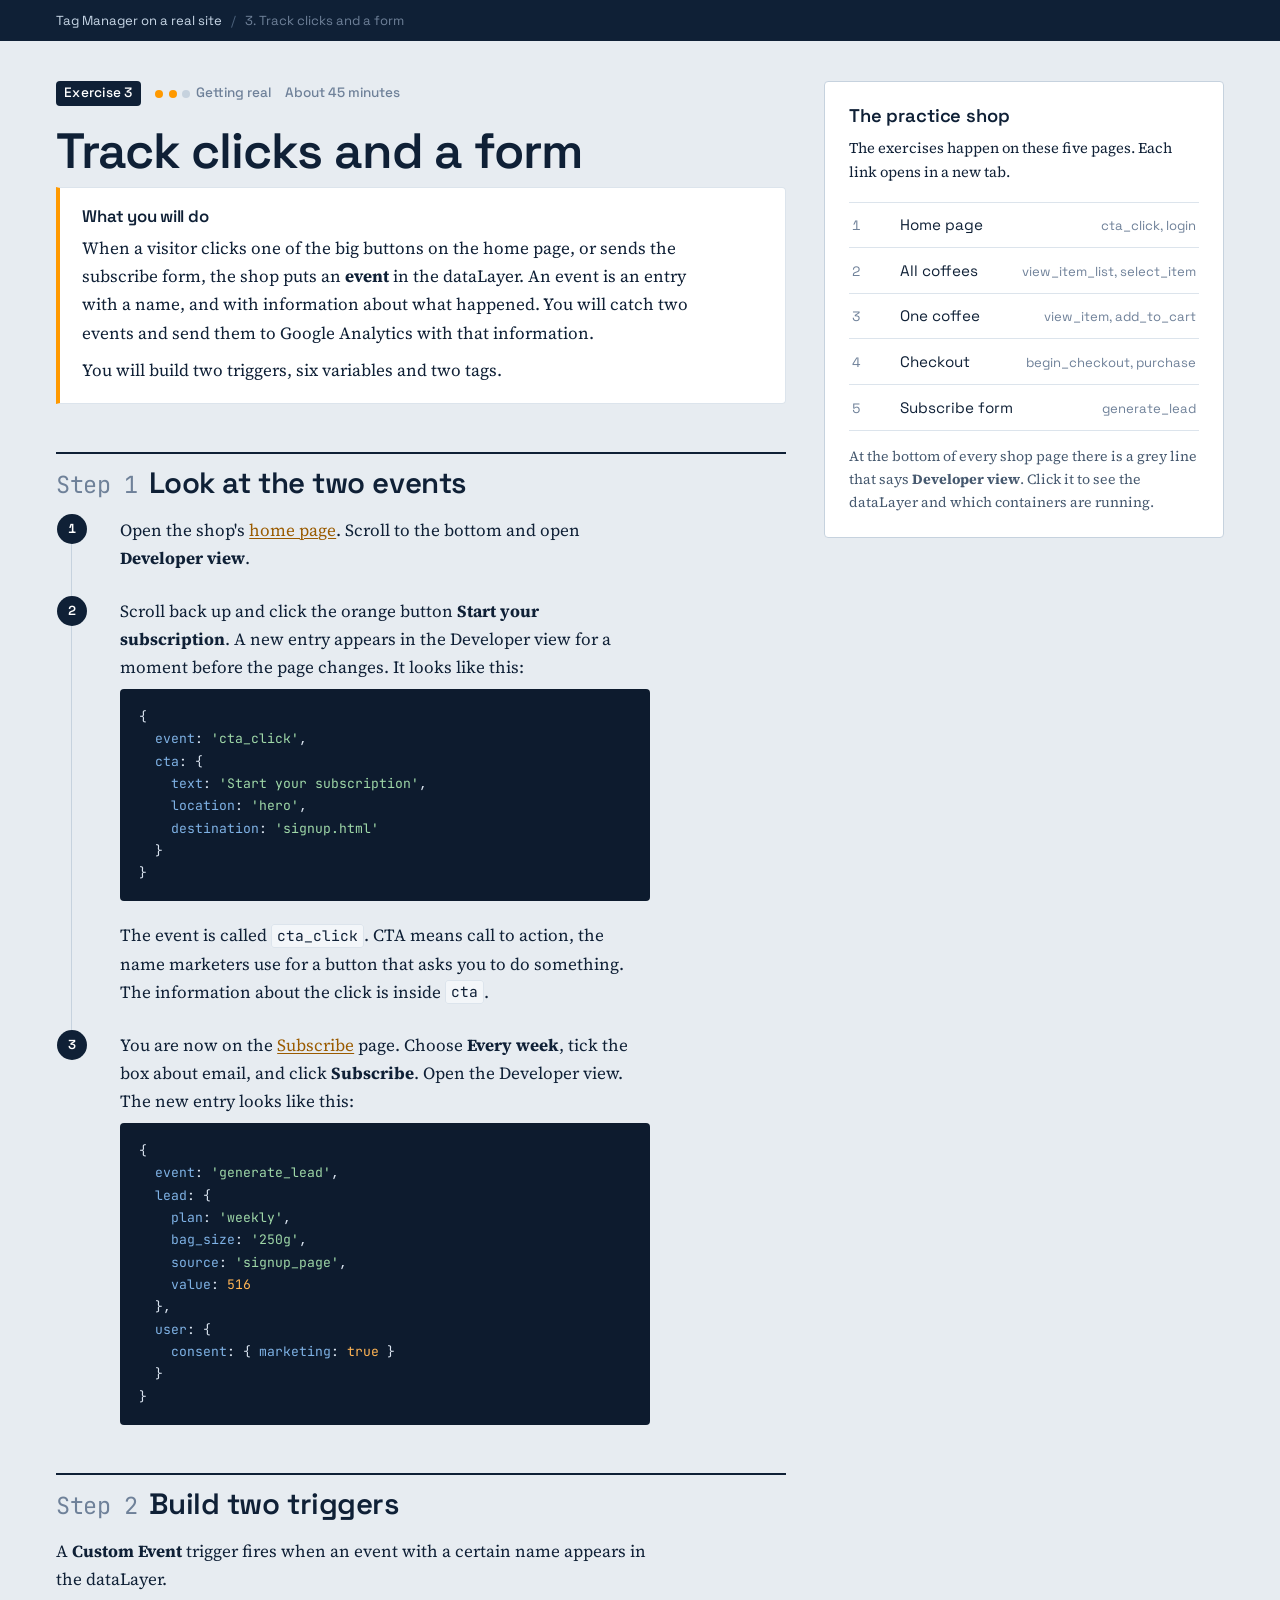
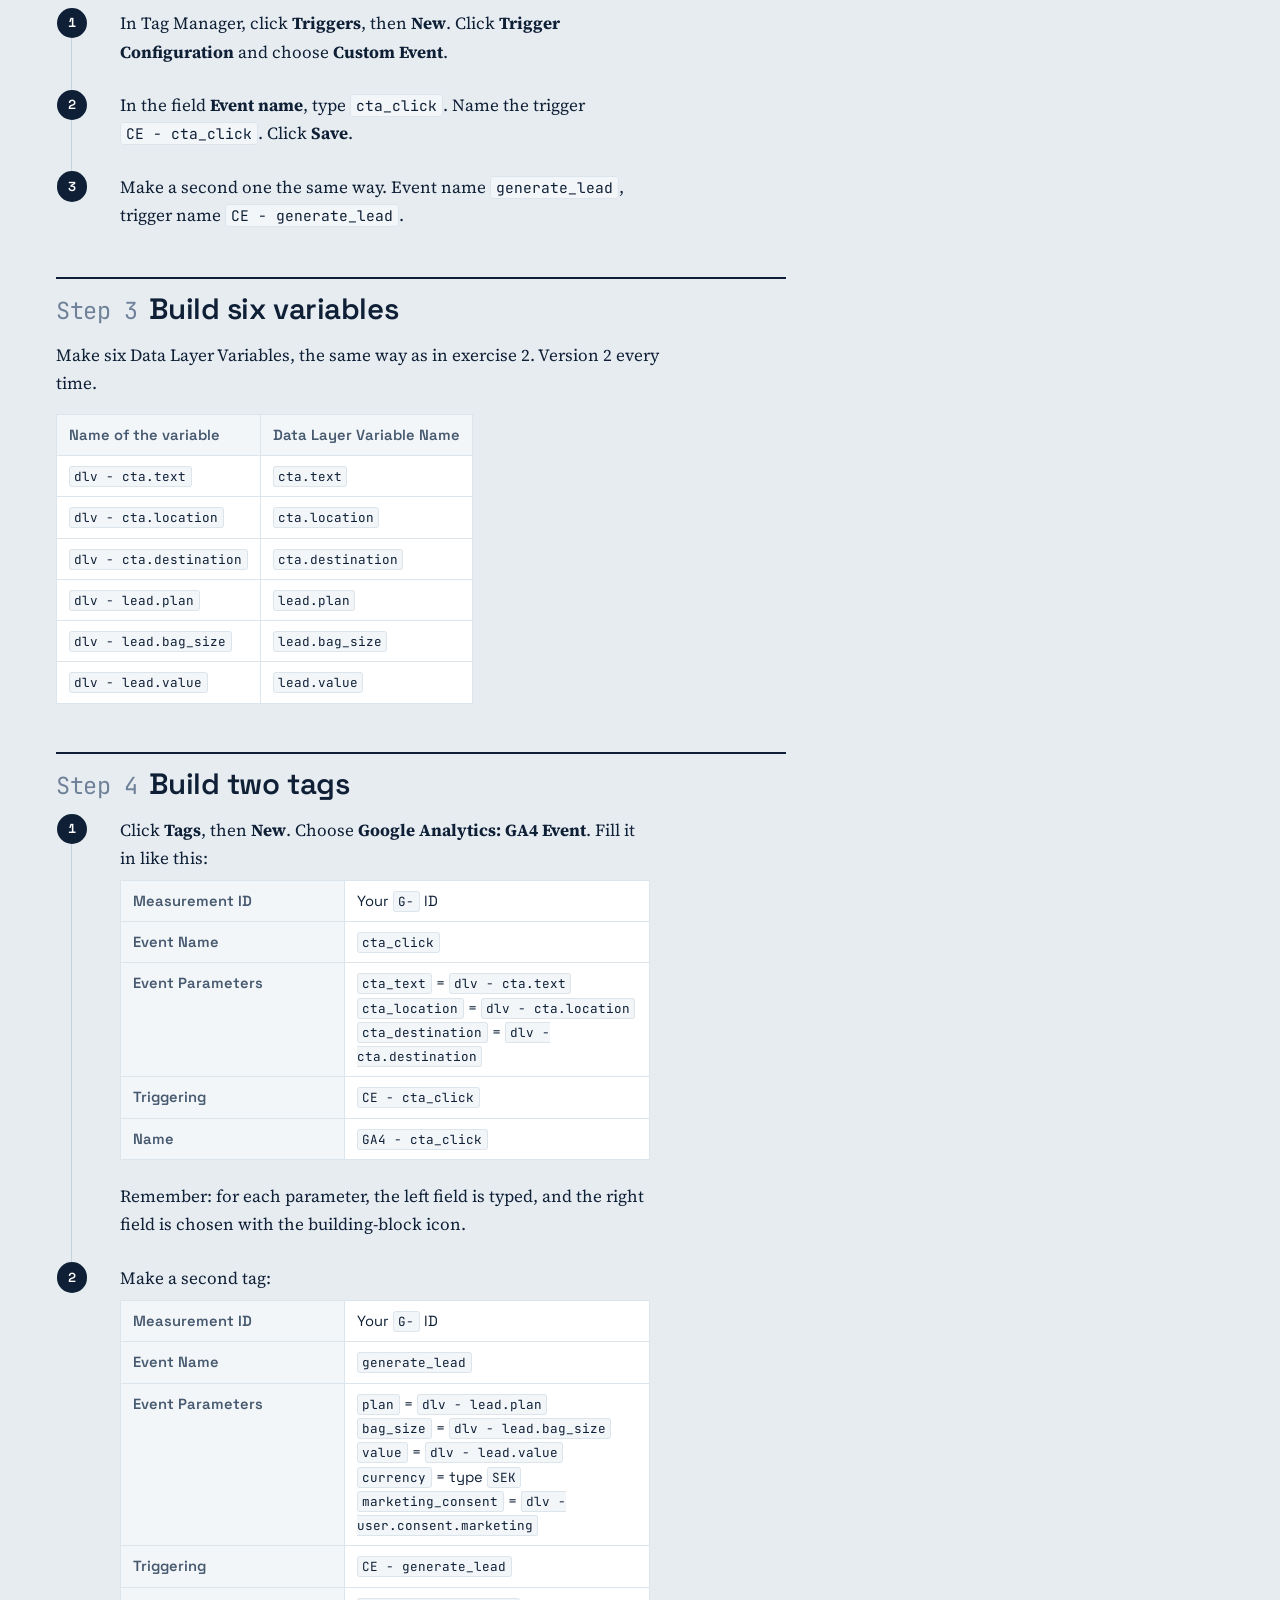
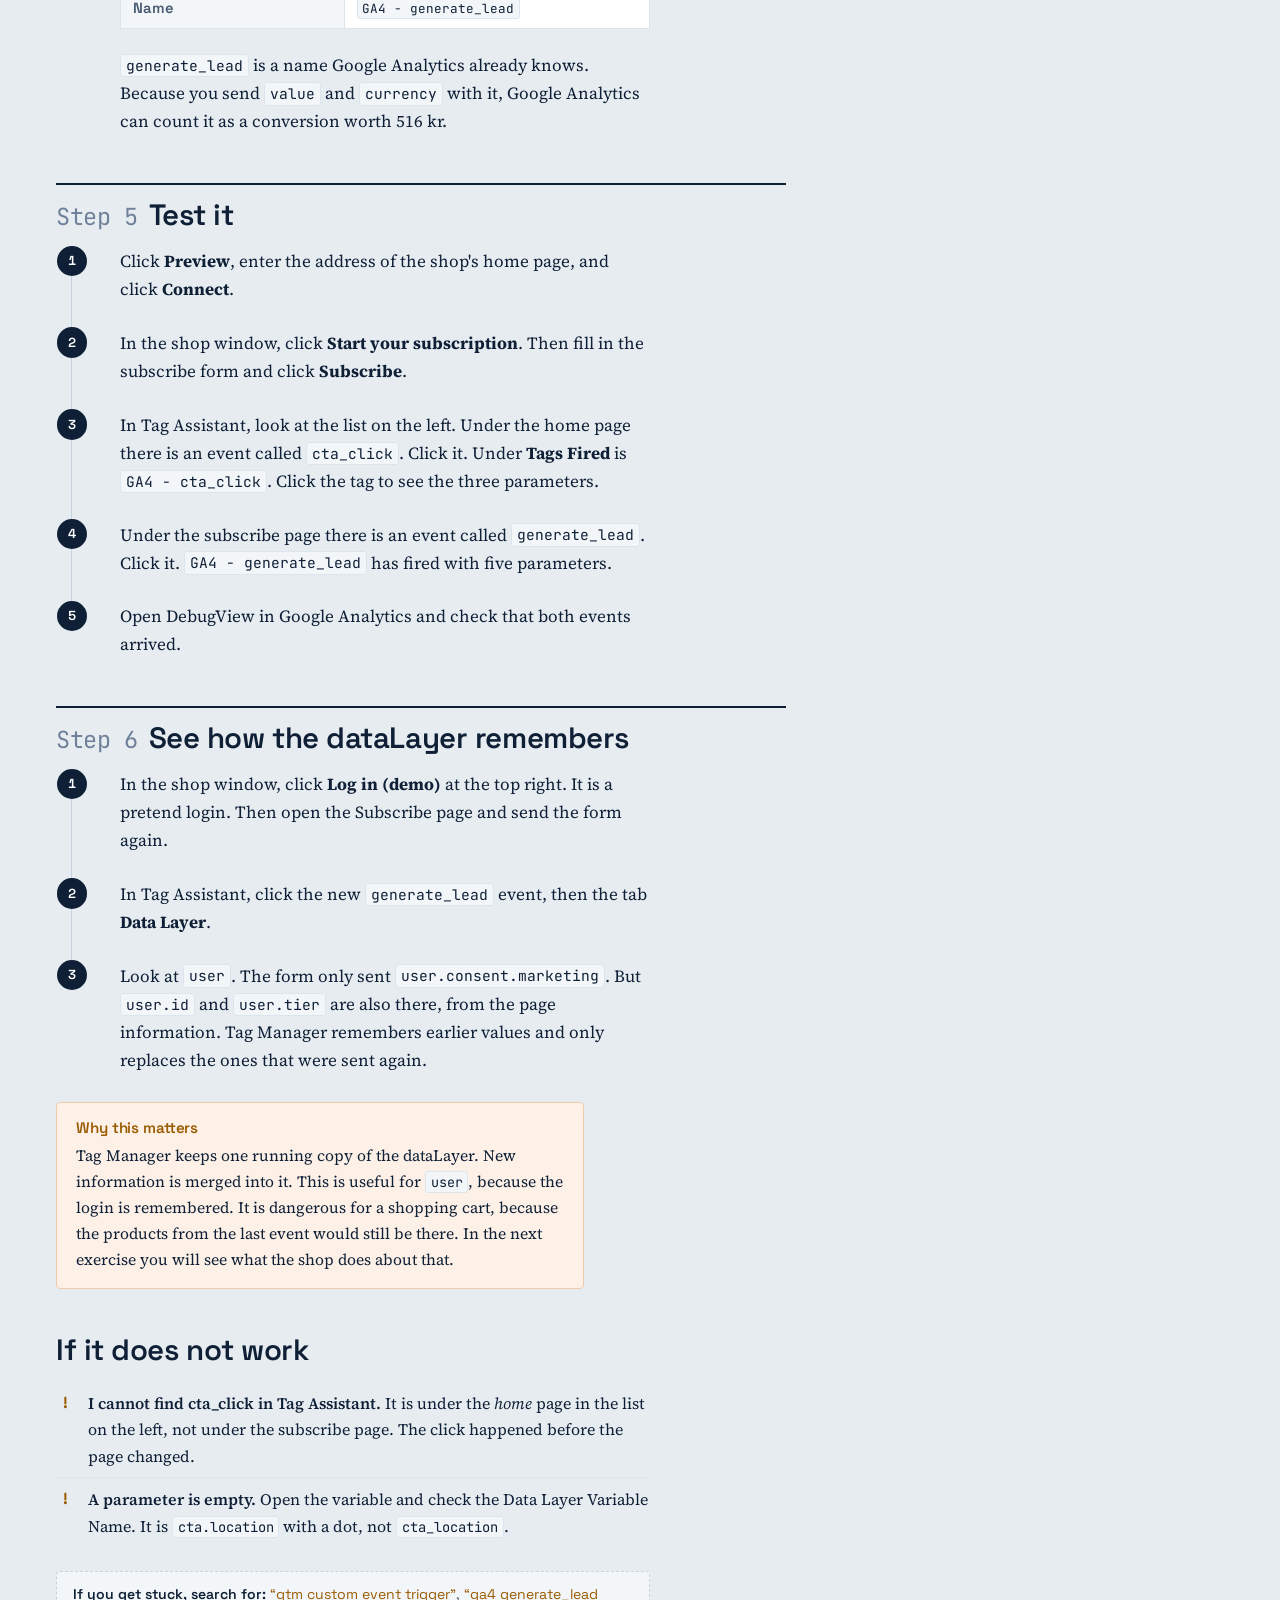
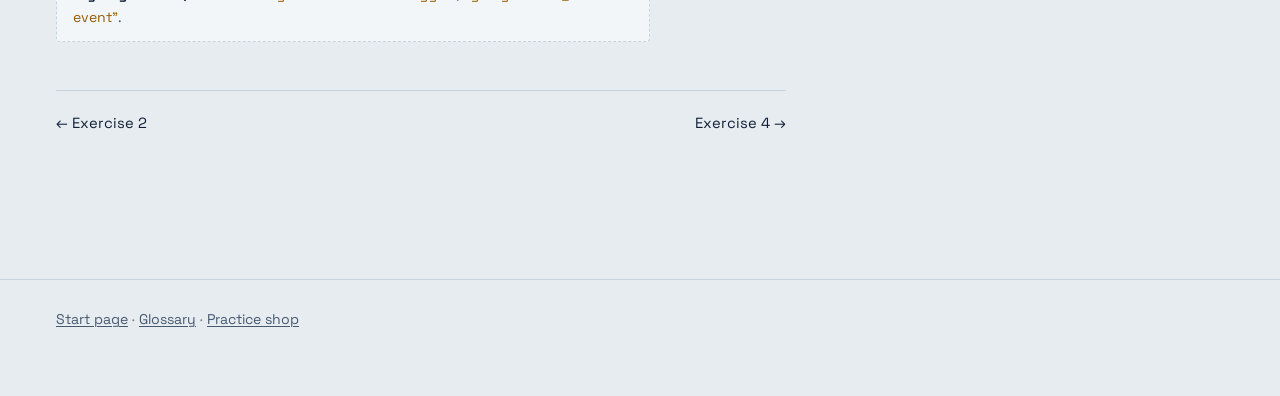
<file: gtm-real-site/3-custom-events.html>
<!DOCTYPE html>
<html lang="en">
<head>
<!-- Google Tag Manager -->
<script>(function(w,d,s,l,i){w[l]=w[l]||[];w[l].push({'gtm.start':
new Date().getTime(),event:'gtm.js'});var f=d.getElementsByTagName(s)[0],
j=d.createElement(s),dl=l!='dataLayer'?'&l='+l:'';j.async=true;j.src=
'https://www.googletagmanager.com/gtm.js?id='+i+dl;f.parentNode.insertBefore(j,f);
})(window,document,'script','dataLayer','GTM-W2S6DPBK');</script>
<!-- End Google Tag Manager -->
<meta charset="UTF-8">
<meta name="viewport" content="width=device-width, initial-scale=1.0">
<title>3. Track clicks and a form</title>
<meta name="description" content="Catch the cta_click and generate_lead events the shop sends, read the values inside them with Data Layer Variables, and send them to Google Analytics.">
<link rel="preconnect" href="https://fonts.googleapis.com">
<link rel="preconnect" href="https://fonts.gstatic.com" crossorigin>
<link href="https://fonts.googleapis.com/css2?family=JetBrains+Mono:wght@400;700&family=Source+Serif+4:opsz,wght@8..60,400;8..60,600&family=Space+Grotesk:wght@400;500;600;700&display=swap" rel="stylesheet">
<link rel="stylesheet" href="assets/course.css">
</head>
<body>
<!-- Google Tag Manager (noscript) -->
<noscript><iframe src="https://www.googletagmanager.com/ns.html?id=GTM-W2S6DPBK"
height="0" width="0" style="display:none;visibility:hidden"></iframe></noscript>
<!-- End Google Tag Manager (noscript) -->

<a class="skip" href="#main">Skip to content</a>

<nav aria-label="Breadcrumb">
    <ul class="crumbs">
        <li><a href="index.html">Tag Manager on a real site</a></li><li><a href="3-custom-events.html" aria-current="page">3. Track clicks and a form</a></li>
    </ul>
</nav>

<main id="main" class="wrap">
<div class="bench">
    <div class="column">

        <div class="ex-meta">
            <span class="ex-no">Exercise 3</span>
            <span class="level"><i class="on"></i><i class="on"></i><i></i> Getting real</span>
            <span>About 45 minutes</span>
        </div>

        <h1>Track clicks and a form</h1>

        <div class="purpose">
            <h2>What you will do</h2>
            <p>When a visitor clicks one of the big buttons on the home page, or sends the subscribe form, the shop
                puts an <b>event</b> in the dataLayer. An event is an entry with a name, and with information about
                what happened. You will catch two events and send them to Google Analytics with that information.</p>
            <p>You will build two triggers, six variables and two tags.</p>
        </div>

        <h2 class="step"><span class="num">Step 1</span> Look at the two events</h2>
        <ol class="steps">
            <li><p>Open the shop's <a href="site/index.html" target="_blank" rel="noopener">home page</a>. Scroll to the bottom and open <b>Developer view</b>.</p></li>
            <li><p>Scroll back up and click the orange button <b>Start your subscription</b>. A new entry appears in the Developer view for a moment before the page changes. It looks like this:</p>
<pre><code>{
  <span class="tok-key">event</span>: <span class="tok-str">'cta_click'</span>,
  <span class="tok-key">cta</span>: {
    <span class="tok-key">text</span>: <span class="tok-str">'Start your subscription'</span>,
    <span class="tok-key">location</span>: <span class="tok-str">'hero'</span>,
    <span class="tok-key">destination</span>: <span class="tok-str">'signup.html'</span>
  }
}</code></pre>
                <p>The event is called <code>cta_click</code>. CTA means call to action, the name marketers use for a button that asks you to do something. The information about the click is inside <code>cta</code>.</p></li>
            <li><p>You are now on the <a href="site/signup.html" target="_blank" rel="noopener">Subscribe</a> page. Choose <b>Every week</b>, tick the box about email, and click <b>Subscribe</b>. Open the Developer view. The new entry looks like this:</p>
<pre><code>{
  <span class="tok-key">event</span>: <span class="tok-str">'generate_lead'</span>,
  <span class="tok-key">lead</span>: {
    <span class="tok-key">plan</span>: <span class="tok-str">'weekly'</span>,
    <span class="tok-key">bag_size</span>: <span class="tok-str">'250g'</span>,
    <span class="tok-key">source</span>: <span class="tok-str">'signup_page'</span>,
    <span class="tok-key">value</span>: <span class="tok-kw">516</span>
  },
  <span class="tok-key">user</span>: {
    <span class="tok-key">consent</span>: { <span class="tok-key">marketing</span>: <span class="tok-kw">true</span> }
  }
}</code></pre></li>
        </ol>

        <h2 class="step"><span class="num">Step 2</span> Build two triggers</h2>
        <p>A <b>Custom Event</b> trigger fires when an event with a certain name appears in the dataLayer.</p>
        <ol class="steps">
            <li><p>In Tag Manager, click <b>Triggers</b>, then <b>New</b>. Click <b>Trigger Configuration</b> and choose <b>Custom Event</b>.</p></li>
            <li><p>In the field <b>Event name</b>, type <code>cta_click</code>. Name the trigger <code>CE - cta_click</code>. Click <b>Save</b>.</p></li>
            <li><p>Make a second one the same way. Event name <code>generate_lead</code>, trigger name <code>CE - generate_lead</code>.</p></li>
        </ol>

        <h2 class="step"><span class="num">Step 3</span> Build six variables</h2>
        <p>Make six Data Layer Variables, the same way as in exercise 2. Version 2 every time.</p>
        <table class="settings cols">
            <tr><th>Name of the variable</th><th>Data Layer Variable Name</th></tr>
            <tr><td><code>dlv - cta.text</code></td><td><code>cta.text</code></td></tr>
            <tr><td><code>dlv - cta.location</code></td><td><code>cta.location</code></td></tr>
            <tr><td><code>dlv - cta.destination</code></td><td><code>cta.destination</code></td></tr>
            <tr><td><code>dlv - lead.plan</code></td><td><code>lead.plan</code></td></tr>
            <tr><td><code>dlv - lead.bag_size</code></td><td><code>lead.bag_size</code></td></tr>
            <tr><td><code>dlv - lead.value</code></td><td><code>lead.value</code></td></tr>
        </table>

        <h2 class="step"><span class="num">Step 4</span> Build two tags</h2>
        <ol class="steps">
            <li><p>Click <b>Tags</b>, then <b>New</b>. Choose <b>Google Analytics: GA4 Event</b>. Fill it in like this:</p>
                <table class="settings">
                    <tr><th>Measurement ID</th><td>Your <code>G-</code> ID</td></tr>
                    <tr><th>Event Name</th><td><code>cta_click</code></td></tr>
                    <tr><th>Event Parameters</th><td><code>cta_text</code> = <code>dlv - cta.text</code><br><code>cta_location</code> = <code>dlv - cta.location</code><br><code>cta_destination</code> = <code>dlv - cta.destination</code></td></tr>
                    <tr><th>Triggering</th><td><code>CE - cta_click</code></td></tr>
                    <tr><th>Name</th><td><code>GA4 - cta_click</code></td></tr>
                </table>
                <p>Remember: for each parameter, the left field is typed, and the right field is chosen with the building-block icon.</p></li>
            <li><p>Make a second tag:</p>
                <table class="settings">
                    <tr><th>Measurement ID</th><td>Your <code>G-</code> ID</td></tr>
                    <tr><th>Event Name</th><td><code>generate_lead</code></td></tr>
                    <tr><th>Event Parameters</th><td><code>plan</code> = <code>dlv - lead.plan</code><br><code>bag_size</code> = <code>dlv - lead.bag_size</code><br><code>value</code> = <code>dlv - lead.value</code><br><code>currency</code> = type <code>SEK</code><br><code>marketing_consent</code> = <code>dlv - user.consent.marketing</code></td></tr>
                    <tr><th>Triggering</th><td><code>CE - generate_lead</code></td></tr>
                    <tr><th>Name</th><td><code>GA4 - generate_lead</code></td></tr>
                </table>
                <p><code>generate_lead</code> is a name Google Analytics already knows. Because you send <code>value</code> and <code>currency</code> with it, Google Analytics can count it as a conversion worth 516 kr.</p></li>
        </ol>

        <h2 class="step"><span class="num">Step 5</span> Test it</h2>
        <ol class="steps">
            <li><p>Click <b>Preview</b>, enter the address of the shop's home page, and click <b>Connect</b>.</p></li>
            <li><p>In the shop window, click <b>Start your subscription</b>. Then fill in the subscribe form and click <b>Subscribe</b>.</p></li>
            <li><p>In Tag Assistant, look at the list on the left. Under the home page there is an event called <code>cta_click</code>. Click it. Under <b>Tags Fired</b> is <code>GA4 - cta_click</code>. Click the tag to see the three parameters.</p></li>
            <li><p>Under the subscribe page there is an event called <code>generate_lead</code>. Click it. <code>GA4 - generate_lead</code> has fired with five parameters.</p></li>
            <li><p>Open DebugView in Google Analytics and check that both events arrived.</p></li>
        </ol>

        <h2 class="step"><span class="num">Step 6</span> See how the dataLayer remembers</h2>
        <ol class="steps">
            <li><p>In the shop window, click <b>Log in (demo)</b> at the top right. It is a pretend login. Then open the Subscribe page and send the form again.</p></li>
            <li><p>In Tag Assistant, click the new <code>generate_lead</code> event, then the tab <b>Data Layer</b>.</p></li>
            <li><p>Look at <code>user</code>. The form only sent <code>user.consent.marketing</code>. But <code>user.id</code> and <code>user.tier</code> are also there, from the page information. Tag Manager remembers earlier values and only replaces the ones that were sent again.</p></li>
        </ol>

        <div class="gotcha">
            <h3>Why this matters</h3>
            <p>Tag Manager keeps one running copy of the dataLayer. New information is merged into it. This is useful
                for <code>user</code>, because the login is remembered. It is dangerous for a shopping cart, because
                the products from the last event would still be there. In the next exercise you will see what the shop
                does about that.</p>
        </div>

        <h2>If it does not work</h2>
        <ul class="fix">
            <li><b>I cannot find cta_click in Tag Assistant.</b> It is under the <em>home</em> page in the list on the left, not under the subscribe page. The click happened before the page changed.</li>
            <li><b>A parameter is empty.</b> Open the variable and check the Data Layer Variable Name. It is <code>cta.location</code> with a dot, not <code>cta_location</code>.</li>
        </ul>

        <div class="lookup">
            <b>If you get stuck, search for:</b> <q>gtm custom event trigger</q>, <q>ga4 generate_lead event</q>.
        </div>


        <div class="pager">
            <span><a href="2-page-data.html">&larr; Exercise 2</a></span>
            <span><a href="4-ecommerce.html">Exercise 4 &rarr;</a></span>
        </div>
    </div>

    <div class="rail">
        <div class="card">
            <h3 style="margin-top:0">The practice shop</h3>
            <p style="font-size:.92rem">The exercises happen on these five pages. Each link opens in a new tab.</p>
            <ul class="exercises"><li><a href="site/index.html" target="_blank" rel="noopener"><span class="n">1</span><span>Home page</span><span class="what">cta_click, login</span></a></li><li><a href="site/products.html" target="_blank" rel="noopener"><span class="n">2</span><span>All coffees</span><span class="what">view_item_list, select_item</span></a></li><li><a href="site/product.html?sku=FK-002" target="_blank" rel="noopener"><span class="n">3</span><span>One coffee</span><span class="what">view_item, add_to_cart</span></a></li><li><a href="site/checkout.html" target="_blank" rel="noopener"><span class="n">4</span><span>Checkout</span><span class="what">begin_checkout, purchase</span></a></li><li><a href="site/signup.html" target="_blank" rel="noopener"><span class="n">5</span><span>Subscribe form</span><span class="what">generate_lead</span></a></li></ul>
            <p style="font-size:.88rem;margin:.9rem 0 0;color:var(--ink-2)">At the bottom of every shop page there is a grey line that says <b>Developer view</b>. Click it to see the dataLayer and which containers are running.</p>
        </div>
    </div>
</div>
</main>

<footer class="site">
    <p><a href="index.html">Start page</a> · <a href="reference/glossary.html">Glossary</a> · <a href="site/index.html">Practice shop</a></p>
</footer>

</body>
</html>
</file>
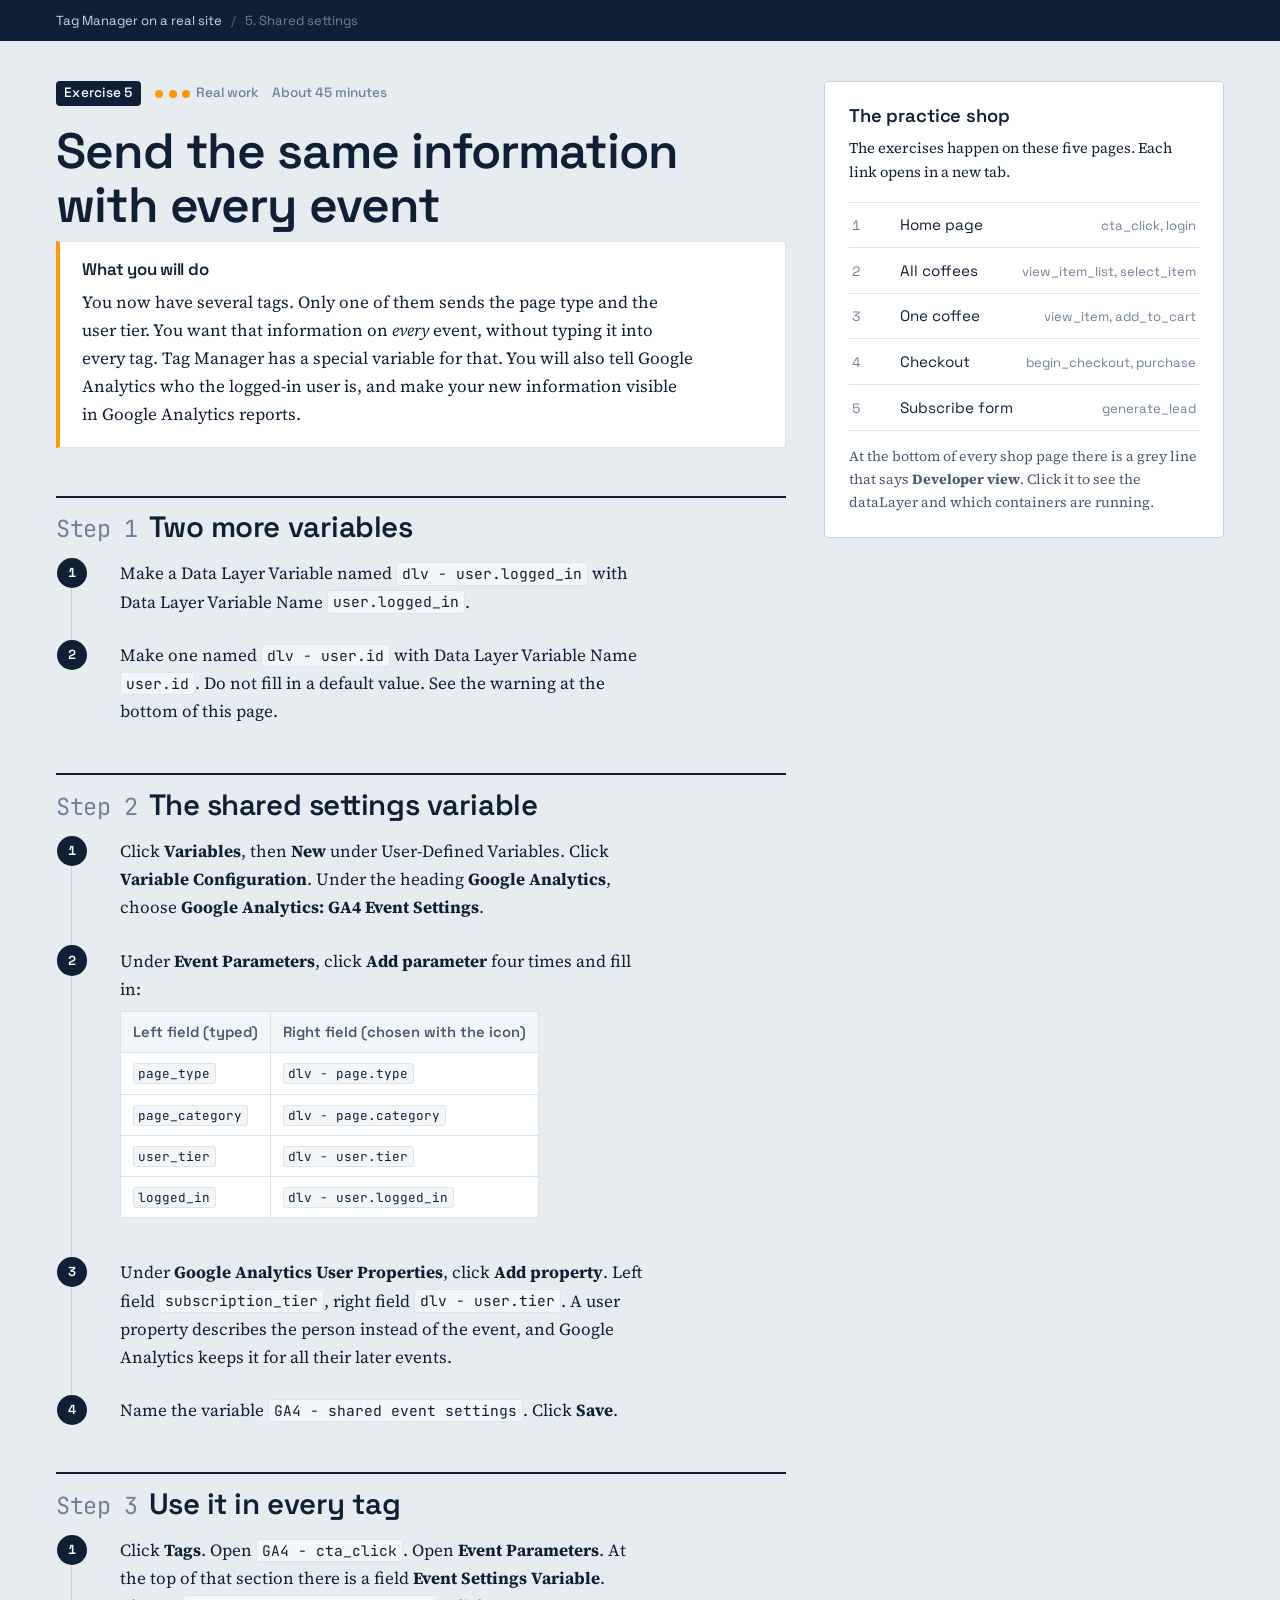
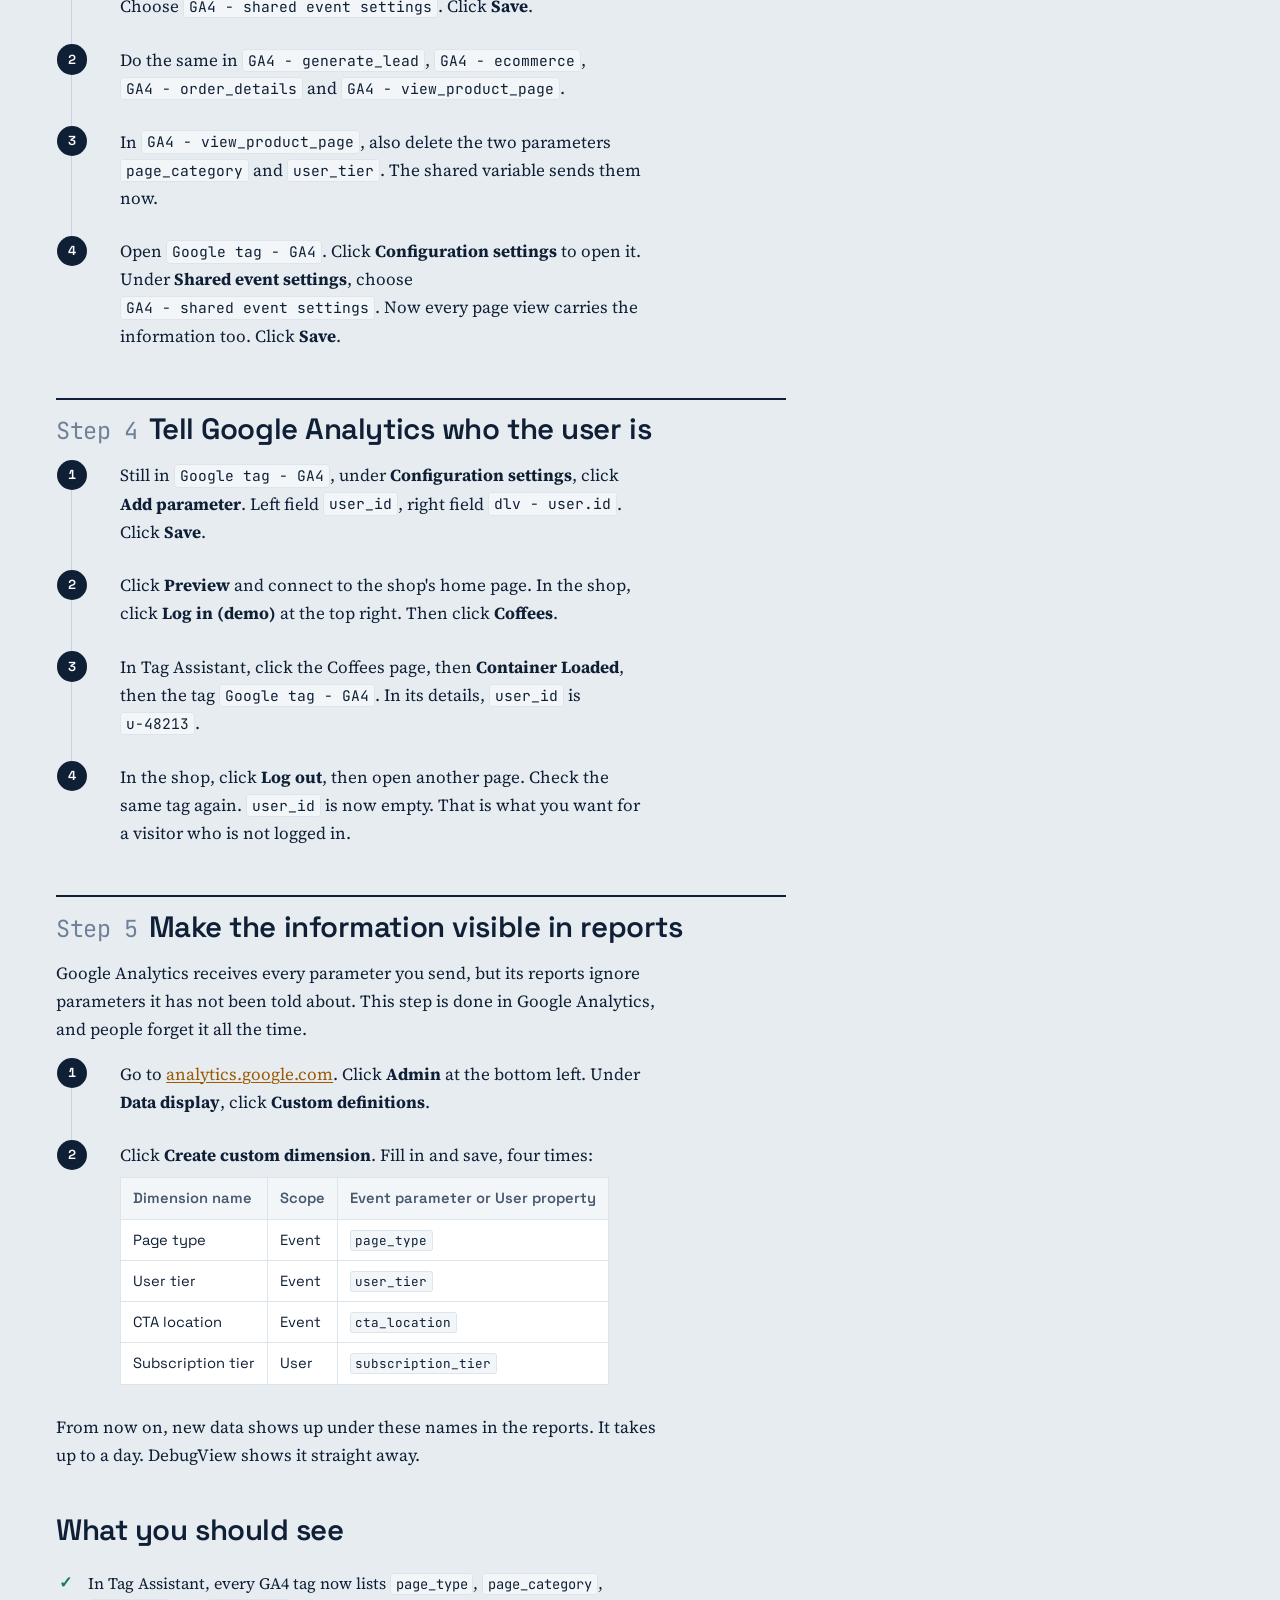
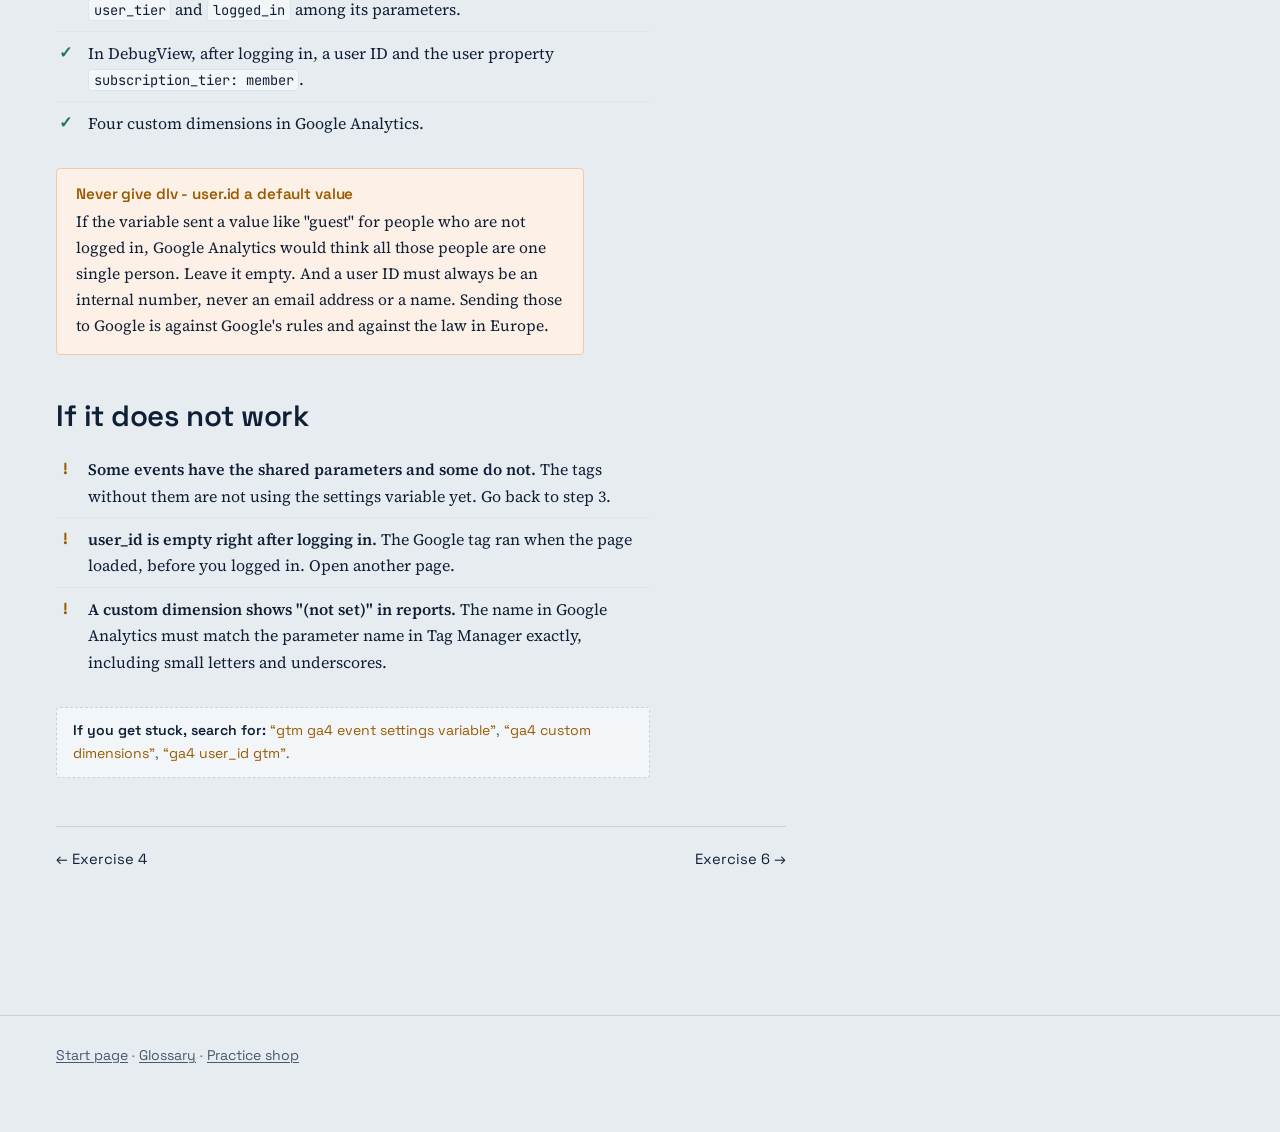
<file: gtm-real-site/5-shared-settings.html>
<!DOCTYPE html>
<html lang="en">
<head>
<!-- Google Tag Manager -->
<script>(function(w,d,s,l,i){w[l]=w[l]||[];w[l].push({'gtm.start':
new Date().getTime(),event:'gtm.js'});var f=d.getElementsByTagName(s)[0],
j=d.createElement(s),dl=l!='dataLayer'?'&l='+l:'';j.async=true;j.src=
'https://www.googletagmanager.com/gtm.js?id='+i+dl;f.parentNode.insertBefore(j,f);
})(window,document,'script','dataLayer','GTM-W2S6DPBK');</script>
<!-- End Google Tag Manager -->
<meta charset="UTF-8">
<meta name="viewport" content="width=device-width, initial-scale=1.0">
<title>5. Send the same information with every event</title>
<meta name="description" content="A GA4 Event Settings Variable so page type and user tier go with every event, a user ID from the dataLayer, and custom dimensions in Google Analytics.">
<link rel="preconnect" href="https://fonts.googleapis.com">
<link rel="preconnect" href="https://fonts.gstatic.com" crossorigin>
<link href="https://fonts.googleapis.com/css2?family=JetBrains+Mono:wght@400;700&family=Source+Serif+4:opsz,wght@8..60,400;8..60,600&family=Space+Grotesk:wght@400;500;600;700&display=swap" rel="stylesheet">
<link rel="stylesheet" href="assets/course.css">
</head>
<body>
<!-- Google Tag Manager (noscript) -->
<noscript><iframe src="https://www.googletagmanager.com/ns.html?id=GTM-W2S6DPBK"
height="0" width="0" style="display:none;visibility:hidden"></iframe></noscript>
<!-- End Google Tag Manager (noscript) -->

<a class="skip" href="#main">Skip to content</a>

<nav aria-label="Breadcrumb">
    <ul class="crumbs">
        <li><a href="index.html">Tag Manager on a real site</a></li><li><a href="5-shared-settings.html" aria-current="page">5. Shared settings</a></li>
    </ul>
</nav>

<main id="main" class="wrap">
<div class="bench">
    <div class="column">

        <div class="ex-meta">
            <span class="ex-no">Exercise 5</span>
            <span class="level"><i class="on"></i><i class="on"></i><i class="on"></i> Real work</span>
            <span>About 45 minutes</span>
        </div>

        <h1>Send the same information with every event</h1>

        <div class="purpose">
            <h2>What you will do</h2>
            <p>You now have several tags. Only one of them sends the page type and the user tier. You want that
                information on <em>every</em> event, without typing it into every tag. Tag Manager has a special
                variable for that. You will also tell Google Analytics who the logged-in user is, and make your new
                information visible in Google Analytics reports.</p>
        </div>

        <h2 class="step"><span class="num">Step 1</span> Two more variables</h2>
        <ol class="steps">
            <li><p>Make a Data Layer Variable named <code>dlv - user.logged_in</code> with Data Layer Variable Name <code>user.logged_in</code>.</p></li>
            <li><p>Make one named <code>dlv - user.id</code> with Data Layer Variable Name <code>user.id</code>. Do not fill in a default value. See the warning at the bottom of this page.</p></li>
        </ol>

        <h2 class="step"><span class="num">Step 2</span> The shared settings variable</h2>
        <ol class="steps">
            <li><p>Click <b>Variables</b>, then <b>New</b> under User-Defined Variables. Click <b>Variable Configuration</b>. Under the heading <b>Google Analytics</b>, choose <b>Google Analytics: GA4 Event Settings</b>.</p></li>
            <li><p>Under <b>Event Parameters</b>, click <b>Add parameter</b> four times and fill in:</p>
                <table class="settings cols">
                    <tr><th>Left field (typed)</th><th>Right field (chosen with the icon)</th></tr>
                    <tr><td><code>page_type</code></td><td><code>dlv - page.type</code></td></tr>
                    <tr><td><code>page_category</code></td><td><code>dlv - page.category</code></td></tr>
                    <tr><td><code>user_tier</code></td><td><code>dlv - user.tier</code></td></tr>
                    <tr><td><code>logged_in</code></td><td><code>dlv - user.logged_in</code></td></tr>
                </table></li>
            <li><p>Under <b>Google Analytics User Properties</b>, click <b>Add property</b>. Left field <code>subscription_tier</code>, right field <code>dlv - user.tier</code>. A user property describes the person instead of the event, and Google Analytics keeps it for all their later events.</p></li>
            <li><p>Name the variable <code>GA4 - shared event settings</code>. Click <b>Save</b>.</p></li>
        </ol>

        <h2 class="step"><span class="num">Step 3</span> Use it in every tag</h2>
        <ol class="steps">
            <li><p>Click <b>Tags</b>. Open <code>GA4 - cta_click</code>. Open <b>Event Parameters</b>. At the top of that section there is a field <b>Event Settings Variable</b>. Choose <code>GA4 - shared event settings</code>. Click <b>Save</b>.</p></li>
            <li><p>Do the same in <code>GA4 - generate_lead</code>, <code>GA4 - ecommerce</code>, <code>GA4 - order_details</code> and <code>GA4 - view_product_page</code>.</p></li>
            <li><p>In <code>GA4 - view_product_page</code>, also delete the two parameters <code>page_category</code> and <code>user_tier</code>. The shared variable sends them now.</p></li>
            <li><p>Open <code>Google tag - GA4</code>. Click <b>Configuration settings</b> to open it. Under <b>Shared event settings</b>, choose <code>GA4 - shared event settings</code>. Now every page view carries the information too. Click <b>Save</b>.</p></li>
        </ol>

        <h2 class="step"><span class="num">Step 4</span> Tell Google Analytics who the user is</h2>
        <ol class="steps">
            <li><p>Still in <code>Google tag - GA4</code>, under <b>Configuration settings</b>, click <b>Add parameter</b>. Left field <code>user_id</code>, right field <code>dlv - user.id</code>. Click <b>Save</b>.</p></li>
            <li><p>Click <b>Preview</b> and connect to the shop's home page. In the shop, click <b>Log in (demo)</b> at the top right. Then click <b>Coffees</b>.</p></li>
            <li><p>In Tag Assistant, click the Coffees page, then <b>Container Loaded</b>, then the tag <code>Google tag - GA4</code>. In its details, <code>user_id</code> is <code>u-48213</code>.</p></li>
            <li><p>In the shop, click <b>Log out</b>, then open another page. Check the same tag again. <code>user_id</code> is now empty. That is what you want for a visitor who is not logged in.</p></li>
        </ol>

        <h2 class="step"><span class="num">Step 5</span> Make the information visible in reports</h2>
        <p>Google Analytics receives every parameter you send, but its reports ignore parameters it has not been told
            about. This step is done in Google Analytics, and people forget it all the time.</p>
        <ol class="steps">
            <li><p>Go to <a href="https://analytics.google.com" target="_blank" rel="noopener">analytics.google.com</a>. Click <b>Admin</b> at the bottom left. Under <b>Data display</b>, click <b>Custom definitions</b>.</p></li>
            <li><p>Click <b>Create custom dimension</b>. Fill in and save, four times:</p>
                <table class="settings cols">
                    <tr><th>Dimension name</th><th>Scope</th><th>Event parameter or User property</th></tr>
                    <tr><td>Page type</td><td>Event</td><td><code>page_type</code></td></tr>
                    <tr><td>User tier</td><td>Event</td><td><code>user_tier</code></td></tr>
                    <tr><td>CTA location</td><td>Event</td><td><code>cta_location</code></td></tr>
                    <tr><td>Subscription tier</td><td>User</td><td><code>subscription_tier</code></td></tr>
                </table></li>
        </ol>
        <p>From now on, new data shows up under these names in the reports. It takes up to a day. DebugView shows it straight away.</p>

        <h2>What you should see</h2>
        <ul class="outcome">
            <li>In Tag Assistant, every GA4 tag now lists <code>page_type</code>, <code>page_category</code>, <code>user_tier</code> and <code>logged_in</code> among its parameters.</li>
            <li>In DebugView, after logging in, a user ID and the user property <code>subscription_tier: member</code>.</li>
            <li>Four custom dimensions in Google Analytics.</li>
        </ul>

        <div class="gotcha">
            <h3>Never give dlv - user.id a default value</h3>
            <p>If the variable sent a value like "guest" for people who are not logged in, Google Analytics would think
                all those people are one single person. Leave it empty. And a user ID must always be an internal
                number, never an email address or a name. Sending those to Google is against Google's rules and
                against the law in Europe.</p>
        </div>

        <h2>If it does not work</h2>
        <ul class="fix">
            <li><b>Some events have the shared parameters and some do not.</b> The tags without them are not using the settings variable yet. Go back to step 3.</li>
            <li><b>user_id is empty right after logging in.</b> The Google tag ran when the page loaded, before you logged in. Open another page.</li>
            <li><b>A custom dimension shows "(not set)" in reports.</b> The name in Google Analytics must match the parameter name in Tag Manager exactly, including small letters and underscores.</li>
        </ul>

        <div class="lookup">
            <b>If you get stuck, search for:</b> <q>gtm ga4 event settings variable</q>, <q>ga4 custom dimensions</q>, <q>ga4 user_id gtm</q>.
        </div>


        <div class="pager">
            <span><a href="4-ecommerce.html">&larr; Exercise 4</a></span>
            <span><a href="6-publish-and-spec.html">Exercise 6 &rarr;</a></span>
        </div>
    </div>

    <div class="rail">
        <div class="card">
            <h3 style="margin-top:0">The practice shop</h3>
            <p style="font-size:.92rem">The exercises happen on these five pages. Each link opens in a new tab.</p>
            <ul class="exercises"><li><a href="site/index.html" target="_blank" rel="noopener"><span class="n">1</span><span>Home page</span><span class="what">cta_click, login</span></a></li><li><a href="site/products.html" target="_blank" rel="noopener"><span class="n">2</span><span>All coffees</span><span class="what">view_item_list, select_item</span></a></li><li><a href="site/product.html?sku=FK-002" target="_blank" rel="noopener"><span class="n">3</span><span>One coffee</span><span class="what">view_item, add_to_cart</span></a></li><li><a href="site/checkout.html" target="_blank" rel="noopener"><span class="n">4</span><span>Checkout</span><span class="what">begin_checkout, purchase</span></a></li><li><a href="site/signup.html" target="_blank" rel="noopener"><span class="n">5</span><span>Subscribe form</span><span class="what">generate_lead</span></a></li></ul>
            <p style="font-size:.88rem;margin:.9rem 0 0;color:var(--ink-2)">At the bottom of every shop page there is a grey line that says <b>Developer view</b>. Click it to see the dataLayer and which containers are running.</p>
        </div>
    </div>
</div>
</main>

<footer class="site">
    <p><a href="index.html">Start page</a> · <a href="reference/glossary.html">Glossary</a> · <a href="site/index.html">Practice shop</a></p>
</footer>

</body>
</html>
</file>
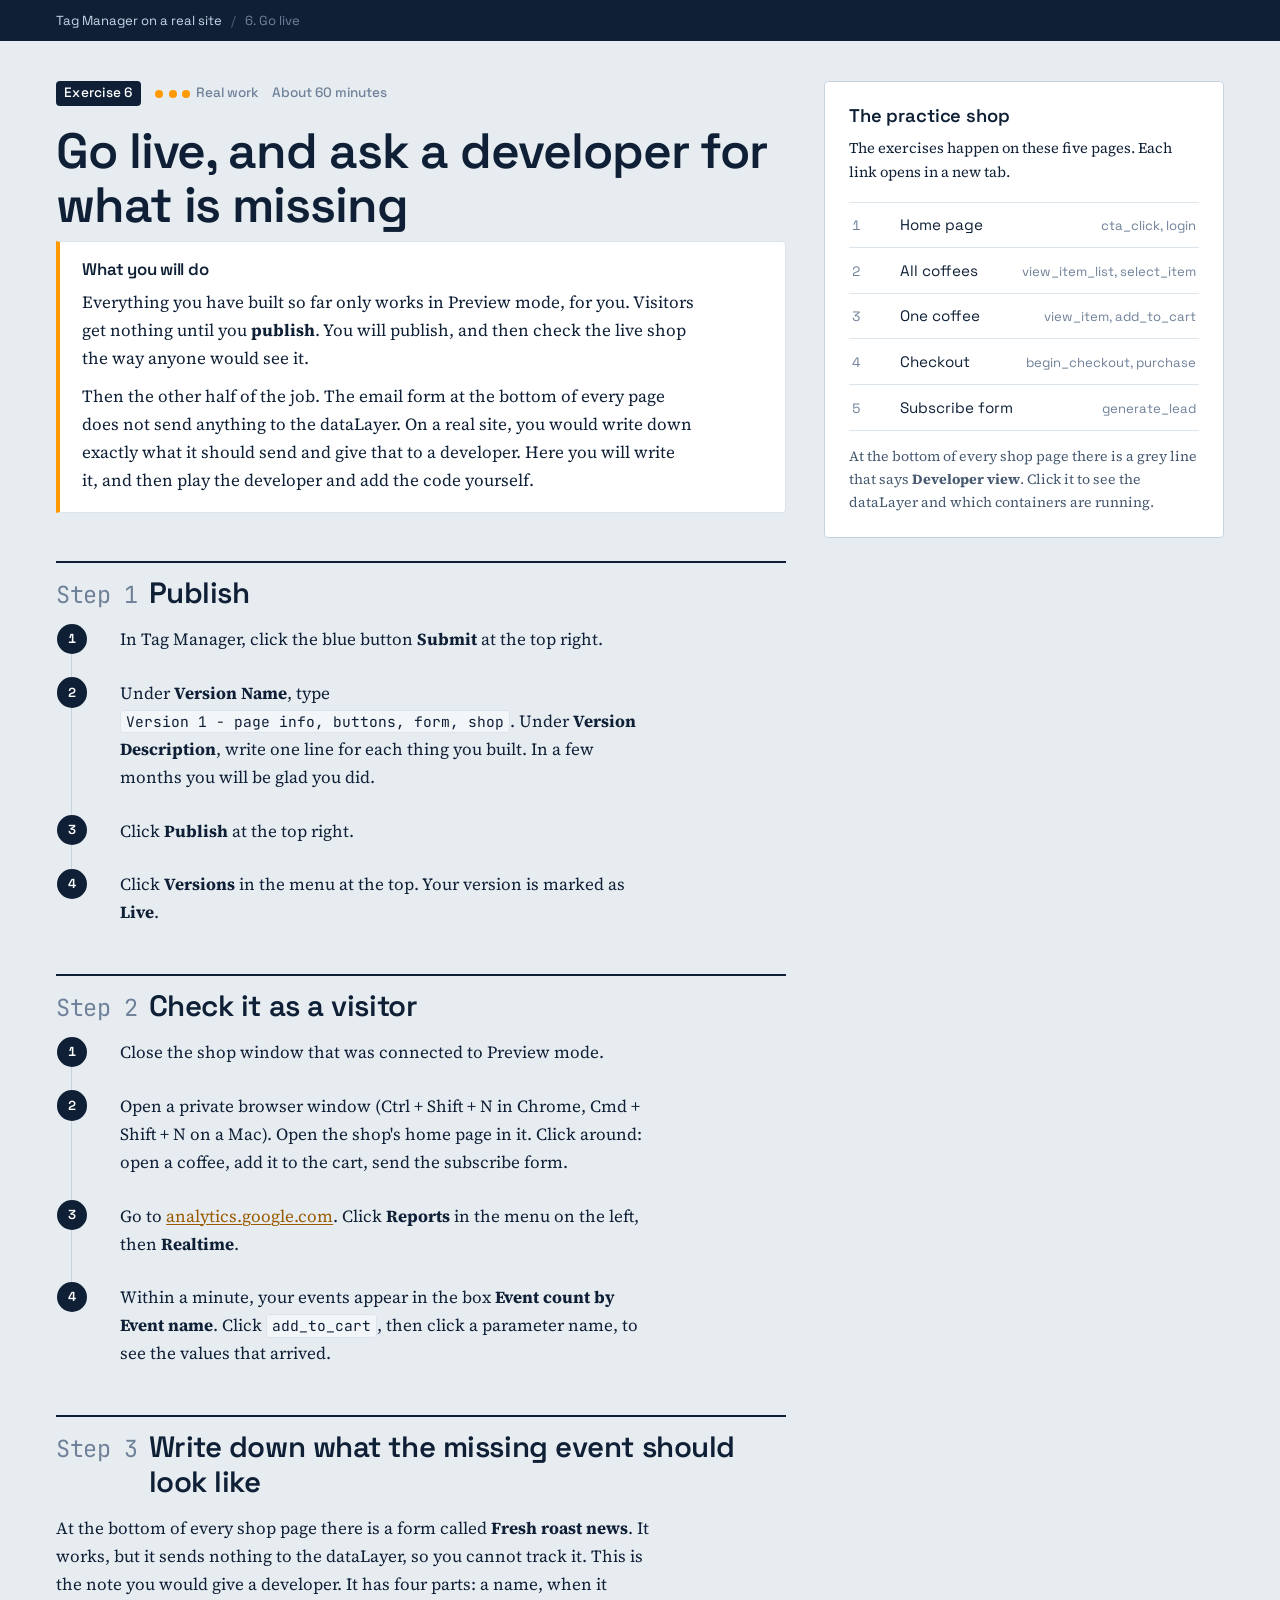
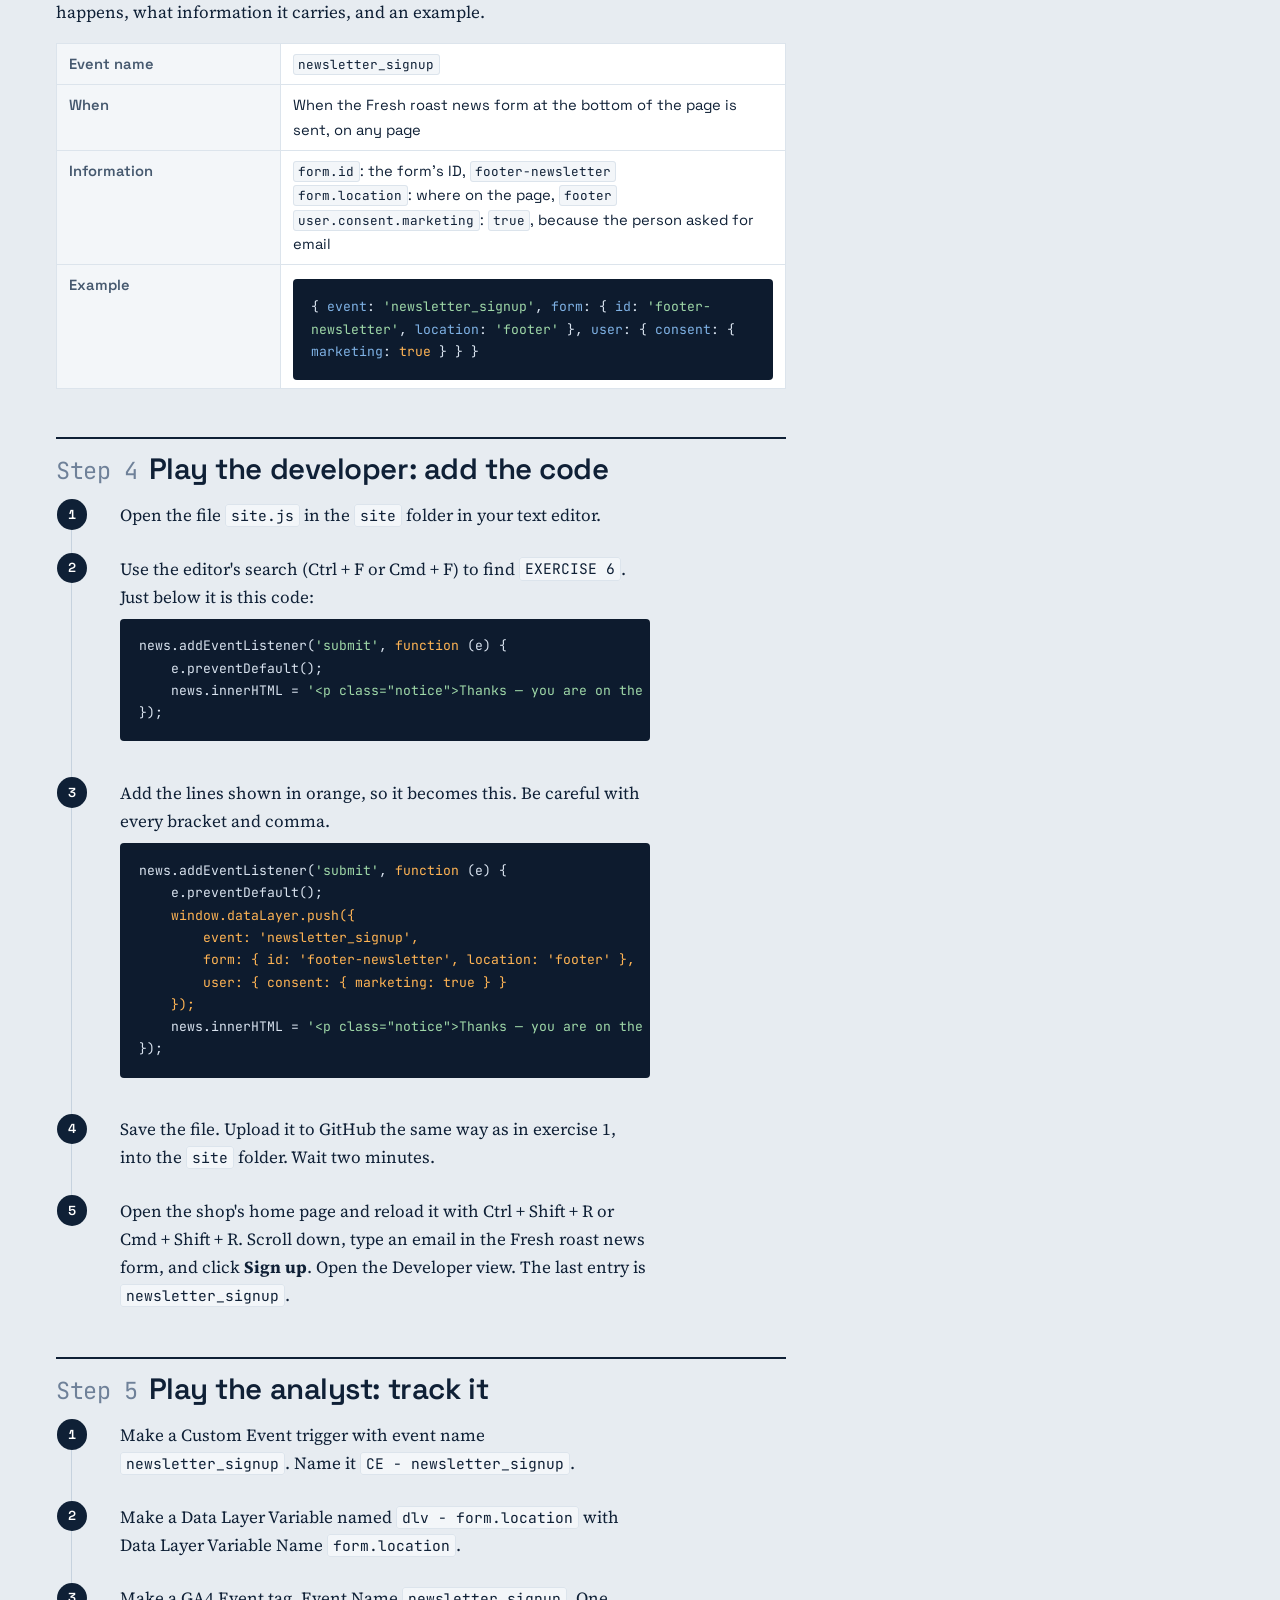
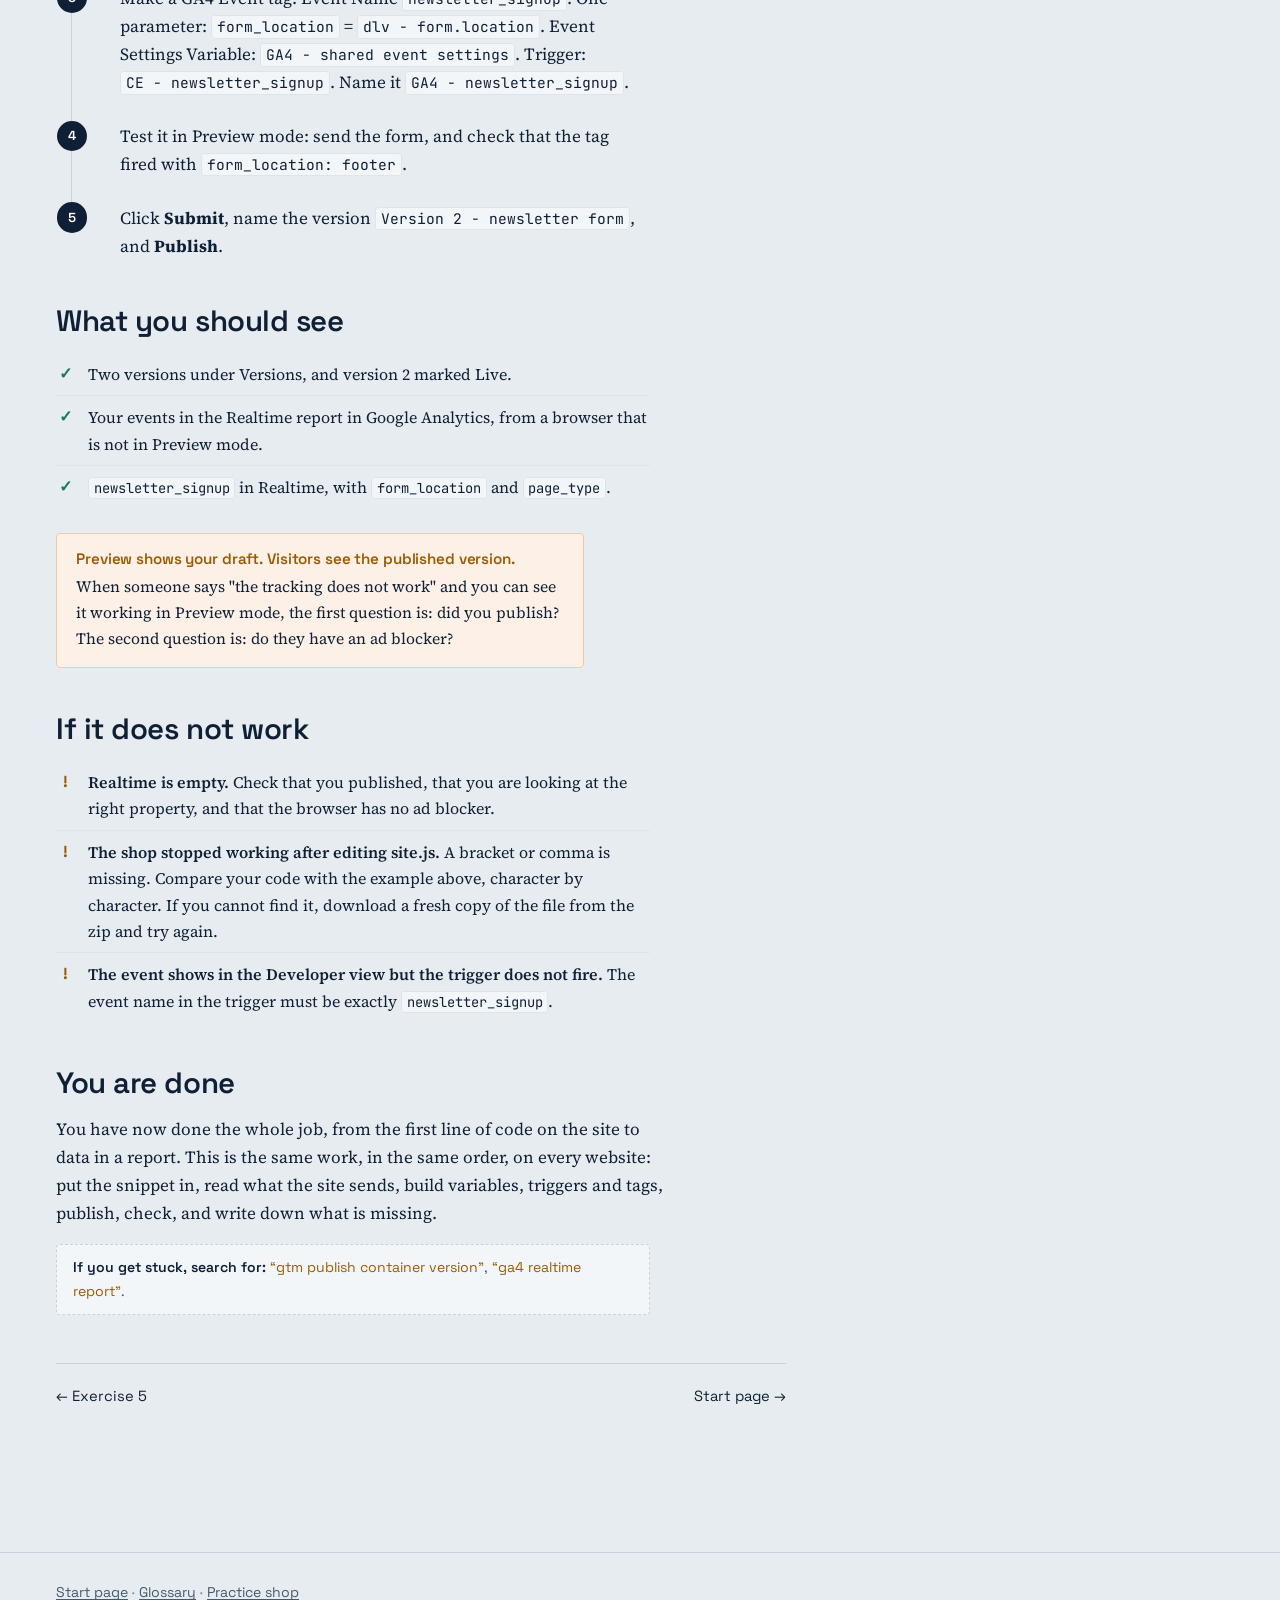
<file: gtm-real-site/6-publish-and-spec.html>
<!DOCTYPE html>
<html lang="en">
<head>
<!-- Google Tag Manager -->
<script>(function(w,d,s,l,i){w[l]=w[l]||[];w[l].push({'gtm.start':
new Date().getTime(),event:'gtm.js'});var f=d.getElementsByTagName(s)[0],
j=d.createElement(s),dl=l!='dataLayer'?'&l='+l:'';j.async=true;j.src=
'https://www.googletagmanager.com/gtm.js?id='+i+dl;f.parentNode.insertBefore(j,f);
})(window,document,'script','dataLayer','GTM-W2S6DPBK');</script>
<!-- End Google Tag Manager -->
<meta charset="UTF-8">
<meta name="viewport" content="width=device-width, initial-scale=1.0">
<title>6. Go live, and ask a developer for what is missing</title>
<meta name="description" content="Publish the Tag Manager container, check it in Google Analytics without Preview mode, then write a specification for a missing dataLayer event, add the code, and track it.">
<link rel="preconnect" href="https://fonts.googleapis.com">
<link rel="preconnect" href="https://fonts.gstatic.com" crossorigin>
<link href="https://fonts.googleapis.com/css2?family=JetBrains+Mono:wght@400;700&family=Source+Serif+4:opsz,wght@8..60,400;8..60,600&family=Space+Grotesk:wght@400;500;600;700&display=swap" rel="stylesheet">
<link rel="stylesheet" href="assets/course.css">
</head>
<body>
<!-- Google Tag Manager (noscript) -->
<noscript><iframe src="https://www.googletagmanager.com/ns.html?id=GTM-W2S6DPBK"
height="0" width="0" style="display:none;visibility:hidden"></iframe></noscript>
<!-- End Google Tag Manager (noscript) -->

<a class="skip" href="#main">Skip to content</a>

<nav aria-label="Breadcrumb">
    <ul class="crumbs">
        <li><a href="index.html">Tag Manager on a real site</a></li><li><a href="6-publish-and-spec.html" aria-current="page">6. Go live</a></li>
    </ul>
</nav>

<main id="main" class="wrap">
<div class="bench">
    <div class="column">

        <div class="ex-meta">
            <span class="ex-no">Exercise 6</span>
            <span class="level"><i class="on"></i><i class="on"></i><i class="on"></i> Real work</span>
            <span>About 60 minutes</span>
        </div>

        <h1>Go live, and ask a developer for what is missing</h1>

        <div class="purpose">
            <h2>What you will do</h2>
            <p>Everything you have built so far only works in Preview mode, for you. Visitors get nothing until you
                <b>publish</b>. You will publish, and then check the live shop the way anyone would see it.</p>
            <p>Then the other half of the job. The email form at the bottom of every page does not send anything to
                the dataLayer. On a real site, you would write down exactly what it should send and give that to a
                developer. Here you will write it, and then play the developer and add the code yourself.</p>
        </div>

        <h2 class="step"><span class="num">Step 1</span> Publish</h2>
        <ol class="steps">
            <li><p>In Tag Manager, click the blue button <b>Submit</b> at the top right.</p></li>
            <li><p>Under <b>Version Name</b>, type <code>Version 1 - page info, buttons, form, shop</code>. Under <b>Version Description</b>, write one line for each thing you built. In a few months you will be glad you did.</p></li>
            <li><p>Click <b>Publish</b> at the top right.</p></li>
            <li><p>Click <b>Versions</b> in the menu at the top. Your version is marked as <b>Live</b>.</p></li>
        </ol>

        <h2 class="step"><span class="num">Step 2</span> Check it as a visitor</h2>
        <ol class="steps">
            <li><p>Close the shop window that was connected to Preview mode.</p></li>
            <li><p>Open a private browser window (Ctrl + Shift + N in Chrome, Cmd + Shift + N on a Mac). Open the shop's home page in it. Click around: open a coffee, add it to the cart, send the subscribe form.</p></li>
            <li><p>Go to <a href="https://analytics.google.com" target="_blank" rel="noopener">analytics.google.com</a>. Click <b>Reports</b> in the menu on the left, then <b>Realtime</b>.</p></li>
            <li><p>Within a minute, your events appear in the box <b>Event count by Event name</b>. Click <code>add_to_cart</code>, then click a parameter name, to see the values that arrived.</p></li>
        </ol>

        <h2 class="step"><span class="num">Step 3</span> Write down what the missing event should look like</h2>
        <p>At the bottom of every shop page there is a form called <b>Fresh roast news</b>. It works, but it sends
            nothing to the dataLayer, so you cannot track it. This is the note you would give a developer. It has four
            parts: a name, when it happens, what information it carries, and an example.</p>
        <table class="settings">
            <tr><th>Event name</th><td><code>newsletter_signup</code></td></tr>
            <tr><th>When</th><td>When the Fresh roast news form at the bottom of the page is sent, on any page</td></tr>
            <tr><th>Information</th><td><code>form.id</code>: the form's ID, <code>footer-newsletter</code><br><code>form.location</code>: where on the page, <code>footer</code><br><code>user.consent.marketing</code>: <code>true</code>, because the person asked for email</td></tr>
            <tr><th>Example</th><td><pre style="margin:.4rem 0 0"><code>{
  <span class="tok-key">event</span>: <span class="tok-str">'newsletter_signup'</span>,
  <span class="tok-key">form</span>: { <span class="tok-key">id</span>: <span class="tok-str">'footer-newsletter'</span>, <span class="tok-key">location</span>: <span class="tok-str">'footer'</span> },
  <span class="tok-key">user</span>: { <span class="tok-key">consent</span>: { <span class="tok-key">marketing</span>: <span class="tok-kw">true</span> } }
}</code></pre></td></tr>
        </table>

        <h2 class="step"><span class="num">Step 4</span> Play the developer: add the code</h2>
        <ol class="steps">
            <li><p>Open the file <code>site.js</code> in the <code>site</code> folder in your text editor.</p></li>
            <li><p>Use the editor's search (Ctrl + F or Cmd + F) to find <code>EXERCISE 6</code>. Just below it is this code:</p>
<pre><code>news.addEventListener(<span class="tok-str">'submit'</span>, <span class="tok-kw">function</span> (e) {
    e.preventDefault();
    news.innerHTML = <span class="tok-str">'&lt;p class="notice"&gt;Thanks — you are on the list.&lt;/p&gt;'</span>;
});</code></pre></li>
            <li><p>Add the lines shown in orange, so it becomes this. Be careful with every bracket and comma.</p>
<pre><code>news.addEventListener(<span class="tok-str">'submit'</span>, <span class="tok-kw">function</span> (e) {
    e.preventDefault();
    <span class="tok-kw">window.dataLayer.push({</span>
        <span class="tok-kw">event: 'newsletter_signup',</span>
        <span class="tok-kw">form: { id: 'footer-newsletter', location: 'footer' },</span>
        <span class="tok-kw">user: { consent: { marketing: true } }</span>
    <span class="tok-kw">});</span>
    news.innerHTML = <span class="tok-str">'&lt;p class="notice"&gt;Thanks — you are on the list.&lt;/p&gt;'</span>;
});</code></pre></li>
            <li><p>Save the file. Upload it to GitHub the same way as in exercise 1, into the <code>site</code> folder. Wait two minutes.</p></li>
            <li><p>Open the shop's home page and reload it with Ctrl + Shift + R or Cmd + Shift + R. Scroll down, type an email in the Fresh roast news form, and click <b>Sign up</b>. Open the Developer view. The last entry is <code>newsletter_signup</code>.</p></li>
        </ol>

        <h2 class="step"><span class="num">Step 5</span> Play the analyst: track it</h2>
        <ol class="steps">
            <li><p>Make a Custom Event trigger with event name <code>newsletter_signup</code>. Name it <code>CE - newsletter_signup</code>.</p></li>
            <li><p>Make a Data Layer Variable named <code>dlv - form.location</code> with Data Layer Variable Name <code>form.location</code>.</p></li>
            <li><p>Make a GA4 Event tag. Event Name <code>newsletter_signup</code>. One parameter: <code>form_location</code> = <code>dlv - form.location</code>. Event Settings Variable: <code>GA4 - shared event settings</code>. Trigger: <code>CE - newsletter_signup</code>. Name it <code>GA4 - newsletter_signup</code>.</p></li>
            <li><p>Test it in Preview mode: send the form, and check that the tag fired with <code>form_location: footer</code>.</p></li>
            <li><p>Click <b>Submit</b>, name the version <code>Version 2 - newsletter form</code>, and <b>Publish</b>.</p></li>
        </ol>

        <h2>What you should see</h2>
        <ul class="outcome">
            <li>Two versions under Versions, and version 2 marked Live.</li>
            <li>Your events in the Realtime report in Google Analytics, from a browser that is not in Preview mode.</li>
            <li><code>newsletter_signup</code> in Realtime, with <code>form_location</code> and <code>page_type</code>.</li>
        </ul>

        <div class="gotcha">
            <h3>Preview shows your draft. Visitors see the published version.</h3>
            <p>When someone says "the tracking does not work" and you can see it working in Preview mode, the first
                question is: did you publish? The second question is: do they have an ad blocker?</p>
        </div>

        <h2>If it does not work</h2>
        <ul class="fix">
            <li><b>Realtime is empty.</b> Check that you published, that you are looking at the right property, and that the browser has no ad blocker.</li>
            <li><b>The shop stopped working after editing site.js.</b> A bracket or comma is missing. Compare your code with the example above, character by character. If you cannot find it, download a fresh copy of the file from the zip and try again.</li>
            <li><b>The event shows in the Developer view but the trigger does not fire.</b> The event name in the trigger must be exactly <code>newsletter_signup</code>.</li>
        </ul>

        <h2>You are done</h2>
        <p>You have now done the whole job, from the first line of code on the site to data in a report. This is the
            same work, in the same order, on every website: put the snippet in, read what the site sends, build
            variables, triggers and tags, publish, check, and write down what is missing.</p>

        <div class="lookup">
            <b>If you get stuck, search for:</b> <q>gtm publish container version</q>, <q>ga4 realtime report</q>.
        </div>


        <div class="pager">
            <span><a href="5-shared-settings.html">&larr; Exercise 5</a></span>
            <span><a href="index.html">Start page &rarr;</a></span>
        </div>
    </div>

    <div class="rail">
        <div class="card">
            <h3 style="margin-top:0">The practice shop</h3>
            <p style="font-size:.92rem">The exercises happen on these five pages. Each link opens in a new tab.</p>
            <ul class="exercises"><li><a href="site/index.html" target="_blank" rel="noopener"><span class="n">1</span><span>Home page</span><span class="what">cta_click, login</span></a></li><li><a href="site/products.html" target="_blank" rel="noopener"><span class="n">2</span><span>All coffees</span><span class="what">view_item_list, select_item</span></a></li><li><a href="site/product.html?sku=FK-002" target="_blank" rel="noopener"><span class="n">3</span><span>One coffee</span><span class="what">view_item, add_to_cart</span></a></li><li><a href="site/checkout.html" target="_blank" rel="noopener"><span class="n">4</span><span>Checkout</span><span class="what">begin_checkout, purchase</span></a></li><li><a href="site/signup.html" target="_blank" rel="noopener"><span class="n">5</span><span>Subscribe form</span><span class="what">generate_lead</span></a></li></ul>
            <p style="font-size:.88rem;margin:.9rem 0 0;color:var(--ink-2)">At the bottom of every shop page there is a grey line that says <b>Developer view</b>. Click it to see the dataLayer and which containers are running.</p>
        </div>
    </div>
</div>
</main>

<footer class="site">
    <p><a href="index.html">Start page</a> · <a href="reference/glossary.html">Glossary</a> · <a href="site/index.html">Practice shop</a></p>
</footer>

</body>
</html>
</file>
<file: gtm-course/assets/course.css>
/* ==========================================================================
   GTM Course — shared stylesheet
   Concept: "lab bench". Light blueprint paper for reading, one dark
   instrument panel (the dataLayer monitor) as the single bold element.
   Amber is reserved for one meaning only: something just fired.
   ========================================================================== */

:root {
    --ground:       #E7ECF1;
    --surface:      #FFFFFF;
    --sunk:         #F3F6F9;
    --ink:          #0F2036;
    --ink-2:        #46596F;
    --ink-3:        #6F8199;
    --rule:         #C6D2DE;
    --rule-soft:    #DCE4EC;
    --signal:       #FF9900;
    --signal-deep:  #9A5B00;
    --signal-wash:  #FFF3E0;
    --ok:           #17795E;
    --ok-wash:      #E4F3EE;
    --warn-wash:    #FDF0E7;
    --panel:        #0D1B2E;
    --panel-2:      #16294100;

    --mono: "JetBrains Mono", ui-monospace, SFMono-Regular, Menlo, monospace;
    --sans: "Space Grotesk", Helvetica, Arial, sans-serif;
    --serif: "Source Serif 4", Georgia, "Times New Roman", serif;

    --rail: 25rem;
    --radius: 4px;
}

*, *::before, *::after { box-sizing: border-box; }

html { -webkit-text-size-adjust: 100%; }

body {
    margin: 0;
    background: var(--ground);
    color: var(--ink);
    font-family: var(--serif);
    font-size: 1.0625rem;
    line-height: 1.65;
    font-optical-sizing: auto;
}

/* --------------------------------------------------------------------------
   Typography
   -------------------------------------------------------------------------- */

h1, h2, h3, h4, .sans { font-family: var(--sans); font-weight: 600; }

h1 {
    font-size: clamp(2rem, 1.4rem + 2.4vw, 3.1rem);
    line-height: 1.08;
    letter-spacing: -0.022em;
    margin: 0 0 .6rem;
}

h2 {
    font-size: clamp(1.4rem, 1.2rem + .8vw, 1.85rem);
    line-height: 1.18;
    letter-spacing: -0.015em;
    margin: 2.75rem 0 .9rem;
}

h3 {
    font-size: 1.15rem;
    line-height: 1.3;
    letter-spacing: -0.008em;
    margin: 2rem 0 .5rem;
}

p { margin: 0 0 1.05rem; max-width: 68ch; }

a { color: var(--signal-deep); text-decoration: underline; text-underline-offset: 2px; text-decoration-thickness: 1px; }
a:hover { color: var(--ink); }
a:focus-visible, button:focus-visible, input:focus-visible, select:focus-visible, summary:focus-visible {
    outline: 3px solid var(--signal);
    outline-offset: 2px;
    border-radius: 2px;
}

.lede {
    font-size: clamp(1.15rem, 1.05rem + .5vw, 1.35rem);
    line-height: 1.5;
    color: var(--ink-2);
    max-width: 60ch;
}

code, kbd, samp, pre { font-family: var(--mono); }

code {
    font-size: .86em;
    background: var(--sunk);
    border: 1px solid var(--rule-soft);
    border-radius: 3px;
    padding: .08em .34em;
    white-space: nowrap;
}

/* A click path through the GTM interface: Tags › New › Tag Configuration */
.path {
    font-family: var(--sans);
    font-size: .92em;
    font-weight: 500;
    background: var(--surface);
    border: 1px solid var(--rule);
    border-radius: var(--radius);
    padding: .12em .5em;
    white-space: nowrap;
    color: var(--ink);
}

pre {
    background: var(--panel);
    color: #D9E3EF;
    font-size: .82rem;
    line-height: 1.7;
    padding: 1.05rem 1.15rem;
    border-radius: var(--radius);
    overflow-x: auto;
    margin: 0 0 1.25rem;
    max-width: 100%;
}
pre code { background: none; border: 0; padding: 0; font-size: inherit; white-space: pre; color: inherit; }

.tok-key { color: #7FB2E5; }
.tok-str { color: #9FD8A8; }
.tok-com { color: #6B7F97; font-style: italic; }
.tok-kw  { color: #FFB454; }

/* --------------------------------------------------------------------------
   Page frame
   -------------------------------------------------------------------------- */

.crumbs {
    background: var(--ink);
    color: #A9BACD;
    font-family: var(--sans);
    font-size: .82rem;
    padding: .6rem clamp(1rem, 5vw, 3.5rem);
    margin: 0;
    list-style: none;
    display: flex;
    flex-wrap: wrap;
    gap: .1rem .55rem;
}
.crumbs li + li::before { content: "/"; color: #4A5F79; margin-right: .55rem; }
.crumbs a { color: #C9D8E8; text-decoration: none; }
.crumbs a:hover { color: var(--signal); text-decoration: underline; }
.crumbs [aria-current] { color: #6F8199; }

.wrap { padding: 0 clamp(1rem, 5vw, 3.5rem); }

.page { max-width: 78rem; margin: 0 auto; }

footer.site {
    margin-top: 5rem;
    border-top: 1px solid var(--rule);
    padding: 1.75rem clamp(1rem, 5vw, 3.5rem) 3rem;
    font-family: var(--sans);
    font-size: .88rem;
    color: var(--ink-3);
}
footer.site a { color: var(--ink-2); }

/* --------------------------------------------------------------------------
   Exercise layout: reading column + sticky instrument rail
   -------------------------------------------------------------------------- */

.bench {
    display: grid;
    grid-template-columns: minmax(0, 1fr) var(--rail);
    gap: clamp(1.5rem, 3vw, 3rem);
    align-items: start;
    max-width: 78rem;
    margin: 0 auto;
    padding-bottom: 4rem;
}

.bench > .column { min-width: 0; padding-top: 2.5rem; }

.rail {
    position: sticky;
    top: 1rem;
    padding-top: 2.5rem;
    min-width: 0;
}

@media (max-width: 68rem) {
    .bench { grid-template-columns: minmax(0, 1fr); }
    .rail { position: static; padding-top: 0; }
}

/* --------------------------------------------------------------------------
   Exercise header
   -------------------------------------------------------------------------- */

.ex-meta {
    font-family: var(--sans);
    font-size: .85rem;
    font-weight: 500;
    color: var(--ink-3);
    display: flex;
    flex-wrap: wrap;
    gap: .5rem .9rem;
    align-items: center;
    margin-bottom: 1.1rem;
}

.ex-no {
    background: var(--ink);
    color: #fff;
    font-variant-numeric: tabular-nums;
    padding: .1rem .5rem;
    border-radius: var(--radius);
    letter-spacing: .02em;
}

.level { display: inline-flex; align-items: center; gap: .35rem; }
.level i { width: .5rem; height: .5rem; border-radius: 50%; background: var(--rule); display: inline-block; }
.level i.on { background: var(--signal); }

/* --------------------------------------------------------------------------
   Blocks
   -------------------------------------------------------------------------- */

.card {
    background: var(--surface);
    border: 1px solid var(--rule);
    border-radius: var(--radius);
    padding: 1.4rem 1.5rem;
    margin: 0 0 1.5rem;
}

.goal {
    background: var(--surface);
    border-left: 4px solid var(--signal);
    border-top: 1px solid var(--rule-soft);
    border-right: 1px solid var(--rule-soft);
    border-bottom: 1px solid var(--rule-soft);
    padding: 1.15rem 1.4rem;
    margin: 0 0 2rem;
    border-radius: 0 var(--radius) var(--radius) 0;
}
.goal p:last-child { margin-bottom: 0; }
.goal h2 { margin-top: 0; font-size: 1.05rem; }

/* Numbered how-to steps — these really are a sequence */
ol.steps {
    counter-reset: step;
    list-style: none;
    padding: 0;
    margin: 0 0 1.75rem;
    max-width: 66ch;
}
ol.steps > li {
    counter-increment: step;
    position: relative;
    padding: 0 0 1.1rem 3rem;
    border-left: 1px solid var(--rule);
    margin-left: .95rem;
}
ol.steps > li::before {
    content: counter(step);
    position: absolute;
    left: -.95rem;
    top: -.1rem;
    width: 1.9rem;
    height: 1.9rem;
    display: grid;
    place-items: center;
    background: var(--ink);
    color: #fff;
    font-family: var(--sans);
    font-size: .82rem;
    font-weight: 600;
    border-radius: 50%;
    font-variant-numeric: tabular-nums;
}
ol.steps > li:last-child { border-left-color: transparent; padding-bottom: 0; }
ol.steps > li > :first-child { margin-top: 0; }
ol.steps p { margin-bottom: .5rem; }
ol.steps ul { margin: .4rem 0 .6rem; padding-left: 1.1rem; }
ol.steps li li { margin-bottom: .25rem; }

/* Field/value settings tables for GTM configuration */
table.settings {
    width: 100%;
    max-width: 44rem;
    border-collapse: collapse;
    margin: .5rem 0 1.4rem;
    font-family: var(--sans);
    font-size: .92rem;
    background: var(--surface);
    display: block;
    width: fit-content;
    max-width: 100%;
    overflow-x: auto;
}
table.settings th, table.settings td {
    border: 1px solid var(--rule-soft);
    padding: .5rem .75rem;
    text-align: left;
    vertical-align: top;
}
table.settings th {
    background: var(--sunk);
    font-weight: 600;
    color: var(--ink-2);
    width: 14rem;
}
@media (min-width: 34rem) {
    table.settings th { white-space: nowrap; }
}
table.settings td code { white-space: normal; }

/* Callouts */
.note, .check, .gotcha {
    border-radius: var(--radius);
    padding: .95rem 1.2rem;
    margin: 0 0 1.5rem;
    max-width: 66ch;
    font-size: .98rem;
}
.note { background: var(--surface); border: 1px solid var(--rule); }
.check { background: var(--ok-wash); border: 1px solid #B9DED2; }
.gotcha { background: var(--warn-wash); border: 1px solid #EFCBAE; }
.note > :last-child, .check > :last-child, .gotcha > :last-child { margin-bottom: 0; }
.note h3, .check h3, .gotcha h3 { margin: 0 0 .35rem; font-size: .95rem; }
.check h3 { color: var(--ok); }
.gotcha h3 { color: var(--signal-deep); }

/* "Google this" hints — students look things up outside the classroom */
.lookup {
    font-family: var(--sans);
    font-size: .88rem;
    color: var(--ink-2);
    background: var(--sunk);
    border: 1px dashed var(--rule);
    border-radius: var(--radius);
    padding: .7rem 1rem;
    margin: 0 0 1.5rem;
    max-width: 66ch;
}
.lookup b { font-weight: 600; color: var(--ink); }
.lookup q { font-style: normal; color: var(--signal-deep); }
.lookup q::before { content: "\201C"; }
.lookup q::after { content: "\201D"; }

/* --------------------------------------------------------------------------
   The demo bench — where students actually click
   -------------------------------------------------------------------------- */

.demo {
    background: var(--surface);
    border: 1px solid var(--rule);
    border-top: 3px solid var(--ink);
    border-radius: var(--radius);
    padding: 1.5rem;
    margin: 0 0 1.75rem;
}
.demo > h3:first-child { margin-top: 0; }
.demo-hint {
    font-family: var(--sans);
    font-size: .85rem;
    color: var(--ink-3);
    margin: 0 0 1.1rem;
}

.btn {
    font-family: var(--sans);
    font-size: .95rem;
    font-weight: 500;
    background: var(--ink);
    color: #fff;
    border: 1px solid var(--ink);
    border-radius: var(--radius);
    padding: .55rem 1.1rem;
    cursor: pointer;
    line-height: 1.4;
}
.btn:hover { background: #1B3252; }
.btn.secondary { background: var(--surface); color: var(--ink); border-color: var(--rule); }
.btn.secondary:hover { background: var(--sunk); }
.btn.signal { background: var(--signal); border-color: var(--signal); color: #2B1A00; font-weight: 600; }
.btn.signal:hover { background: #FFAA26; }

.row { display: flex; flex-wrap: wrap; gap: .6rem; align-items: center; }

label.field { display: block; font-family: var(--sans); font-size: .88rem; font-weight: 500; margin: 0 0 .3rem; color: var(--ink-2); }
input[type="text"], input[type="email"], input[type="search"], select {
    font-family: var(--sans);
    font-size: .95rem;
    padding: .5rem .65rem;
    border: 1px solid var(--rule);
    border-radius: var(--radius);
    background: var(--surface);
    color: var(--ink);
    width: 100%;
    max-width: 22rem;
}
.stack > * + * { margin-top: .9rem; }

.readout {
    font-family: var(--mono);
    font-size: .85rem;
    background: var(--sunk);
    border: 1px solid var(--rule-soft);
    border-radius: var(--radius);
    padding: .7rem .85rem;
    margin: 1rem 0 0;
    color: var(--ink-2);
    word-break: break-word;
}

/* --------------------------------------------------------------------------
   The instrument: live dataLayer monitor
   -------------------------------------------------------------------------- */

.monitor {
    background: var(--panel);
    border-radius: var(--radius);
    overflow: hidden;
    color: #D9E3EF;
    font-family: var(--mono);
    font-size: .78rem;
    box-shadow: 0 1px 0 #05101F inset;
}

.monitor-head {
    display: flex;
    align-items: center;
    justify-content: space-between;
    gap: .5rem;
    padding: .7rem .85rem;
    border-bottom: 1px solid #223650;
    font-family: var(--sans);
    font-size: .82rem;
    font-weight: 600;
    letter-spacing: .01em;
    color: #fff;
}
.monitor-head .count {
    font-family: var(--mono);
    font-weight: 400;
    color: #7F94AD;
    font-variant-numeric: tabular-nums;
}

.monitor-status {
    display: flex;
    align-items: center;
    gap: .45rem;
    padding: .55rem .85rem;
    border-bottom: 1px solid #223650;
    font-family: var(--sans);
    font-size: .78rem;
    color: #9FB3C9;
}
.dot { width: .5rem; height: .5rem; border-radius: 50%; background: #4A5F79; flex: none; }
.dot.live { background: #3DD68C; box-shadow: 0 0 0 3px rgba(61,214,140,.18); }
.dot.off { background: #E2673F; }

.monitor-feed {
    max-height: 22rem;
    overflow-y: auto;
    padding: .35rem 0;
    scrollbar-width: thin;
    scrollbar-color: #2E4463 transparent;
}
.monitor-feed:empty::after {
    content: "Waiting for the first push…";
    display: block;
    padding: 1.2rem .85rem;
    color: #5E7492;
    font-style: italic;
}

.evt { padding: .45rem .85rem; border-bottom: 1px solid #172942; }
.evt:last-child { border-bottom: 0; }
.evt-name { color: var(--signal); font-weight: 700; word-break: break-all; }
.evt-time { float: right; color: #55698399; color: #5E7492; font-size: .72rem; }
.evt-body { margin: .3rem 0 0; white-space: pre-wrap; word-break: break-word; color: #A9BFD6; font-size: .74rem; line-height: 1.55; }
.evt-body .k { color: #7FB2E5; }
.evt-body .s { color: #9FD8A8; }
.evt-body .n { color: #E0A3E8; }

@keyframes land { from { background: rgba(255,153,0,.22); } to { background: transparent; } }
.evt.new { animation: land 1.1s ease-out 1; }
@media (prefers-reduced-motion: reduce) { .evt.new { animation: none; } }

.monitor-foot {
    display: flex;
    gap: .4rem;
    padding: .6rem .85rem;
    border-top: 1px solid #223650;
}
.monitor-foot button {
    font-family: var(--sans);
    font-size: .76rem;
    background: #1B3050;
    color: #C9D8E8;
    border: 1px solid #2E4463;
    border-radius: 3px;
    padding: .3rem .6rem;
    cursor: pointer;
}
.monitor-foot button:hover { background: #24405F; color: #fff; }

/* Container connector */
.connect {
    background: var(--surface);
    border: 1px solid var(--rule);
    border-radius: var(--radius);
    padding: .9rem 1rem;
    margin-top: 1rem;
    font-family: var(--sans);
    font-size: .85rem;
}
.connect p { font-size: .85rem; margin-bottom: .6rem; color: var(--ink-2); max-width: none; }
.connect .row { gap: .4rem; }
.connect input { max-width: 11rem; font-size: .85rem; padding: .35rem .5rem; }
.connect .btn { font-size: .82rem; padding: .38rem .8rem; }

/* --------------------------------------------------------------------------
   Hub / index pages
   -------------------------------------------------------------------------- */

.hero {
    padding: clamp(2.5rem, 6vw, 4.5rem) 0 clamp(2rem, 4vw, 3rem);
    max-width: 78rem;
    margin: 0 auto;
}
.hero-grid {
    display: grid;
    grid-template-columns: minmax(0, 1.15fr) minmax(0, .85fr);
    gap: clamp(1.5rem, 4vw, 3.5rem);
    align-items: start;
}
@media (max-width: 62rem) { .hero-grid { grid-template-columns: minmax(0, 1fr); } }

.module-list { list-style: none; padding: 0; margin: 0; counter-reset: mod; }
.module {
    counter-increment: mod;
    display: grid;
    grid-template-columns: 4.5rem minmax(0, 1fr);
    gap: 0 1.5rem;
    background: var(--surface);
    border: 1px solid var(--rule);
    border-radius: var(--radius);
    padding: 1.4rem 1.6rem;
    margin-bottom: .9rem;
    align-items: start;
}
.module::before {
    content: counter(mod, decimal-leading-zero);
    font-family: var(--sans);
    font-size: 2.1rem;
    font-weight: 700;
    line-height: 1;
    color: var(--rule);
    font-variant-numeric: tabular-nums;
}
.module h3 { margin: 0 0 .3rem; font-size: 1.2rem; }
.module h3 a { color: var(--ink); text-decoration: none; }
.module h3 a:hover { color: var(--signal-deep); text-decoration: underline; }
.module p { margin: 0 0 .8rem; font-size: .98rem; color: var(--ink-2); }
@media (max-width: 34rem) {
    .module { grid-template-columns: minmax(0, 1fr); }
    .module::before { font-size: 1.4rem; margin-bottom: .3rem; }
}

/* Exercise link list inside a module */
ul.exercises { list-style: none; padding: 0; margin: 0; border-top: 1px solid var(--rule-soft); }
ul.exercises li { border-bottom: 1px solid var(--rule-soft); }
ul.exercises a {
    display: grid;
    grid-template-columns: 2.2rem minmax(0, 1fr) auto;
    gap: .8rem;
    align-items: baseline;
    padding: .6rem .2rem;
    text-decoration: none;
    color: var(--ink);
    font-family: var(--sans);
    font-size: .95rem;
}
ul.exercises a:hover { background: var(--sunk); color: var(--signal-deep); }
ul.exercises .n { font-variant-numeric: tabular-nums; color: var(--ink-3); font-size: .85rem; }
ul.exercises .what { font-size: .82rem; color: var(--ink-3); font-family: var(--sans); text-align: right; }
@media (max-width: 34rem) { ul.exercises .what { display: none; } }

/* Prev / next */
.pager {
    display: flex;
    justify-content: space-between;
    gap: 1rem;
    border-top: 1px solid var(--rule);
    padding-top: 1.25rem;
    margin-top: 3rem;
    font-family: var(--sans);
    font-size: .92rem;
}
.pager a { color: var(--ink); text-decoration: none; }
.pager a:hover { color: var(--signal-deep); text-decoration: underline; }
.pager span { color: var(--ink-3); }

.tag-list { display: flex; flex-wrap: wrap; gap: .4rem; list-style: none; padding: 0; margin: .6rem 0 0; }
.tag-list li {
    font-family: var(--mono);
    font-size: .74rem;
    background: var(--sunk);
    border: 1px solid var(--rule-soft);
    border-radius: 3px;
    padding: .12rem .45rem;
    color: var(--ink-2);
}

.skip {
    position: absolute;
    left: -9999px;
}
.skip:focus {
    left: .5rem; top: .5rem;
    position: fixed;
    z-index: 99;
    background: var(--signal);
    color: #2B1A00;
    padding: .5rem .9rem;
    border-radius: var(--radius);
    font-family: var(--sans);
}

/* --------------------------------------------------------------------------
   Instructional blocks — added for the step-by-step page format
   -------------------------------------------------------------------------- */

.purpose {
    background: var(--surface);
    border-left: 4px solid var(--signal);
    border-top: 1px solid var(--rule-soft);
    border-right: 1px solid var(--rule-soft);
    border-bottom: 1px solid var(--rule-soft);
    border-radius: 0 var(--radius) var(--radius) 0;
    padding: 1.15rem 1.4rem;
    margin: 0 0 2rem;
}
.purpose h2 { margin: 0 0 .5rem; font-size: 1.05rem; }
.purpose p { margin-bottom: .6rem; }
.purpose > :last-child { margin-bottom: 0; }

.build-list { list-style: none; padding: 0; margin: .4rem 0 0; }
.build-list li {
    position: relative;
    padding-left: 1.5rem;
    font-family: var(--sans);
    font-size: .95rem;
    margin-bottom: .25rem;
}
.build-list li::before {
    content: "";
    position: absolute;
    left: 0; top: .55em;
    width: .5rem; height: .5rem;
    background: var(--signal);
    border-radius: 1px;
}

/* Step headings — one clear action per section */
h2.step {
    display: flex;
    align-items: baseline;
    gap: .7rem;
    border-top: 2px solid var(--ink);
    padding-top: .8rem;
    margin-top: 3rem;
}
h2.step .num {
    font-family: var(--mono);
    font-size: .8em;
    color: var(--ink-3);
    font-weight: 400;
    font-variant-numeric: tabular-nums;
    flex: none;
}

/* Expected outcome */
ul.outcome, ul.fix {
    list-style: none;
    padding: 0;
    margin: 0 0 1.5rem;
    max-width: 66ch;
}
ul.outcome li, ul.fix li {
    position: relative;
    padding: .5rem 0 .5rem 2rem;
    border-bottom: 1px solid var(--rule-soft);
    font-size: 1rem;
}
ul.outcome li:last-child, ul.fix li:last-child { border-bottom: 0; }
ul.outcome li::before {
    content: "✓";
    position: absolute;
    left: .2rem; top: .5rem;
    color: var(--ok);
    font-weight: 700;
    font-family: var(--sans);
}
ul.fix li::before {
    content: "!";
    position: absolute;
    left: .45rem; top: .5rem;
    color: var(--signal-deep);
    font-weight: 700;
    font-family: var(--sans);
}
ul.fix b, ul.outcome b { font-weight: 600; }

/* Compact step list for the "go further" tasks */
ol.tasks { padding-left: 1.4rem; margin: 0 0 1.5rem; max-width: 66ch; }
ol.tasks li { margin-bottom: .55rem; }
ol.tasks li::marker { font-family: var(--sans); font-weight: 600; color: var(--ink-3); }
</file>
<file: gtm-real-site/assets/course.css>
/* ==========================================================================
   GTM Course — shared stylesheet
   Concept: "lab bench". Light blueprint paper for reading, one dark
   instrument panel (the dataLayer monitor) as the single bold element.
   Amber is reserved for one meaning only: something just fired.
   ========================================================================== */

:root {
    --ground:       #E7ECF1;
    --surface:      #FFFFFF;
    --sunk:         #F3F6F9;
    --ink:          #0F2036;
    --ink-2:        #46596F;
    --ink-3:        #6F8199;
    --rule:         #C6D2DE;
    --rule-soft:    #DCE4EC;
    --signal:       #FF9900;
    --signal-deep:  #9A5B00;
    --signal-wash:  #FFF3E0;
    --ok:           #17795E;
    --ok-wash:      #E4F3EE;
    --warn-wash:    #FDF0E7;
    --panel:        #0D1B2E;
    --panel-2:      #16294100;

    --mono: "JetBrains Mono", ui-monospace, SFMono-Regular, Menlo, monospace;
    --sans: "Space Grotesk", Helvetica, Arial, sans-serif;
    --serif: "Source Serif 4", Georgia, "Times New Roman", serif;

    --rail: 25rem;
    --radius: 4px;
}

*, *::before, *::after { box-sizing: border-box; }

html { -webkit-text-size-adjust: 100%; }

body {
    margin: 0;
    background: var(--ground);
    color: var(--ink);
    font-family: var(--serif);
    font-size: 1.0625rem;
    line-height: 1.65;
    font-optical-sizing: auto;
}

/* --------------------------------------------------------------------------
   Typography
   -------------------------------------------------------------------------- */

h1, h2, h3, h4, .sans { font-family: var(--sans); font-weight: 600; }

h1 {
    font-size: clamp(2rem, 1.4rem + 2.4vw, 3.1rem);
    line-height: 1.08;
    letter-spacing: -0.022em;
    margin: 0 0 .6rem;
}

h2 {
    font-size: clamp(1.4rem, 1.2rem + .8vw, 1.85rem);
    line-height: 1.18;
    letter-spacing: -0.015em;
    margin: 2.75rem 0 .9rem;
}

h3 {
    font-size: 1.15rem;
    line-height: 1.3;
    letter-spacing: -0.008em;
    margin: 2rem 0 .5rem;
}

p { margin: 0 0 1.05rem; max-width: 68ch; }

a { color: var(--signal-deep); text-decoration: underline; text-underline-offset: 2px; text-decoration-thickness: 1px; }
a:hover { color: var(--ink); }
a:focus-visible, button:focus-visible, input:focus-visible, select:focus-visible, summary:focus-visible {
    outline: 3px solid var(--signal);
    outline-offset: 2px;
    border-radius: 2px;
}

.lede {
    font-size: clamp(1.15rem, 1.05rem + .5vw, 1.35rem);
    line-height: 1.5;
    color: var(--ink-2);
    max-width: 60ch;
}

code, kbd, samp, pre { font-family: var(--mono); }

code {
    font-size: .86em;
    background: var(--sunk);
    border: 1px solid var(--rule-soft);
    border-radius: 3px;
    padding: .08em .34em;
    white-space: nowrap;
}

/* A click path through the GTM interface: Tags › New › Tag Configuration */
.path {
    font-family: var(--sans);
    font-size: .92em;
    font-weight: 500;
    background: var(--surface);
    border: 1px solid var(--rule);
    border-radius: var(--radius);
    padding: .12em .5em;
    white-space: nowrap;
    color: var(--ink);
}

pre {
    background: var(--panel);
    color: #D9E3EF;
    font-size: .82rem;
    line-height: 1.7;
    padding: 1.05rem 1.15rem;
    border-radius: var(--radius);
    overflow-x: auto;
    margin: 0 0 1.25rem;
    max-width: 100%;
}
pre code { background: none; border: 0; padding: 0; font-size: inherit; white-space: pre; color: inherit; }

.tok-key { color: #7FB2E5; }
.tok-str { color: #9FD8A8; }
.tok-com { color: #6B7F97; font-style: italic; }
.tok-kw  { color: #FFB454; }

/* --------------------------------------------------------------------------
   Page frame
   -------------------------------------------------------------------------- */

.crumbs {
    background: var(--ink);
    color: #A9BACD;
    font-family: var(--sans);
    font-size: .82rem;
    padding: .6rem clamp(1rem, 5vw, 3.5rem);
    margin: 0;
    list-style: none;
    display: flex;
    flex-wrap: wrap;
    gap: .1rem .55rem;
}
.crumbs li + li::before { content: "/"; color: #4A5F79; margin-right: .55rem; }
.crumbs a { color: #C9D8E8; text-decoration: none; }
.crumbs a:hover { color: var(--signal); text-decoration: underline; }
.crumbs [aria-current] { color: #6F8199; }

.wrap { padding: 0 clamp(1rem, 5vw, 3.5rem); }

.page { max-width: 78rem; margin: 0 auto; }

footer.site {
    margin-top: 5rem;
    border-top: 1px solid var(--rule);
    padding: 1.75rem clamp(1rem, 5vw, 3.5rem) 3rem;
    font-family: var(--sans);
    font-size: .88rem;
    color: var(--ink-3);
}
footer.site a { color: var(--ink-2); }

/* --------------------------------------------------------------------------
   Exercise layout: reading column + sticky instrument rail
   -------------------------------------------------------------------------- */

.bench {
    display: grid;
    grid-template-columns: minmax(0, 1fr) var(--rail);
    gap: clamp(1.5rem, 3vw, 3rem);
    align-items: start;
    max-width: 78rem;
    margin: 0 auto;
    padding-bottom: 4rem;
}

.bench > .column { min-width: 0; padding-top: 2.5rem; }

.rail {
    position: sticky;
    top: 1rem;
    padding-top: 2.5rem;
    min-width: 0;
}

@media (max-width: 68rem) {
    .bench { grid-template-columns: minmax(0, 1fr); }
    .rail { position: static; padding-top: 0; }
}

/* --------------------------------------------------------------------------
   Exercise header
   -------------------------------------------------------------------------- */

.ex-meta {
    font-family: var(--sans);
    font-size: .85rem;
    font-weight: 500;
    color: var(--ink-3);
    display: flex;
    flex-wrap: wrap;
    gap: .5rem .9rem;
    align-items: center;
    margin-bottom: 1.1rem;
}

.ex-no {
    background: var(--ink);
    color: #fff;
    font-variant-numeric: tabular-nums;
    padding: .1rem .5rem;
    border-radius: var(--radius);
    letter-spacing: .02em;
}

.level { display: inline-flex; align-items: center; gap: .35rem; }
.level i { width: .5rem; height: .5rem; border-radius: 50%; background: var(--rule); display: inline-block; }
.level i.on { background: var(--signal); }

/* --------------------------------------------------------------------------
   Blocks
   -------------------------------------------------------------------------- */

.card {
    background: var(--surface);
    border: 1px solid var(--rule);
    border-radius: var(--radius);
    padding: 1.4rem 1.5rem;
    margin: 0 0 1.5rem;
}

.goal {
    background: var(--surface);
    border-left: 4px solid var(--signal);
    border-top: 1px solid var(--rule-soft);
    border-right: 1px solid var(--rule-soft);
    border-bottom: 1px solid var(--rule-soft);
    padding: 1.15rem 1.4rem;
    margin: 0 0 2rem;
    border-radius: 0 var(--radius) var(--radius) 0;
}
.goal p:last-child { margin-bottom: 0; }
.goal h2 { margin-top: 0; font-size: 1.05rem; }

/* Numbered how-to steps — these really are a sequence */
ol.steps {
    counter-reset: step;
    list-style: none;
    padding: 0;
    margin: 0 0 1.75rem;
    max-width: 66ch;
}
ol.steps > li {
    counter-increment: step;
    position: relative;
    padding: 0 0 1.1rem 3rem;
    border-left: 1px solid var(--rule);
    margin-left: .95rem;
}
ol.steps > li::before {
    content: counter(step);
    position: absolute;
    left: -.95rem;
    top: -.1rem;
    width: 1.9rem;
    height: 1.9rem;
    display: grid;
    place-items: center;
    background: var(--ink);
    color: #fff;
    font-family: var(--sans);
    font-size: .82rem;
    font-weight: 600;
    border-radius: 50%;
    font-variant-numeric: tabular-nums;
}
ol.steps > li:last-child { border-left-color: transparent; padding-bottom: 0; }
ol.steps > li > :first-child { margin-top: 0; }
ol.steps p { margin-bottom: .5rem; }
ol.steps ul { margin: .4rem 0 .6rem; padding-left: 1.1rem; }
ol.steps li li { margin-bottom: .25rem; }

/* Field/value settings tables for GTM configuration */
table.settings {
    width: 100%;
    max-width: 44rem;
    border-collapse: collapse;
    margin: .5rem 0 1.4rem;
    font-family: var(--sans);
    font-size: .92rem;
    background: var(--surface);
    display: block;
    width: fit-content;
    max-width: 100%;
    overflow-x: auto;
}
table.settings th, table.settings td {
    border: 1px solid var(--rule-soft);
    padding: .5rem .75rem;
    text-align: left;
    vertical-align: top;
}
table.settings th {
    background: var(--sunk);
    font-weight: 600;
    color: var(--ink-2);
    width: 14rem;
}
@media (min-width: 34rem) {
    table.settings th { white-space: nowrap; }
}
table.settings td code { white-space: normal; }

/* Callouts */
.note, .check, .gotcha {
    border-radius: var(--radius);
    padding: .95rem 1.2rem;
    margin: 0 0 1.5rem;
    max-width: 66ch;
    font-size: .98rem;
}
.note { background: var(--surface); border: 1px solid var(--rule); }
.check { background: var(--ok-wash); border: 1px solid #B9DED2; }
.gotcha { background: var(--warn-wash); border: 1px solid #EFCBAE; }
.note > :last-child, .check > :last-child, .gotcha > :last-child { margin-bottom: 0; }
.note h3, .check h3, .gotcha h3 { margin: 0 0 .35rem; font-size: .95rem; }
.check h3 { color: var(--ok); }
.gotcha h3 { color: var(--signal-deep); }

/* "Google this" hints — students look things up outside the classroom */
.lookup {
    font-family: var(--sans);
    font-size: .88rem;
    color: var(--ink-2);
    background: var(--sunk);
    border: 1px dashed var(--rule);
    border-radius: var(--radius);
    padding: .7rem 1rem;
    margin: 0 0 1.5rem;
    max-width: 66ch;
}
.lookup b { font-weight: 600; color: var(--ink); }
.lookup q { font-style: normal; color: var(--signal-deep); }
.lookup q::before { content: "\201C"; }
.lookup q::after { content: "\201D"; }

/* --------------------------------------------------------------------------
   The demo bench — where students actually click
   -------------------------------------------------------------------------- */

.demo {
    background: var(--surface);
    border: 1px solid var(--rule);
    border-top: 3px solid var(--ink);
    border-radius: var(--radius);
    padding: 1.5rem;
    margin: 0 0 1.75rem;
}
.demo > h3:first-child { margin-top: 0; }
.demo-hint {
    font-family: var(--sans);
    font-size: .85rem;
    color: var(--ink-3);
    margin: 0 0 1.1rem;
}

.btn {
    font-family: var(--sans);
    font-size: .95rem;
    font-weight: 500;
    background: var(--ink);
    color: #fff;
    border: 1px solid var(--ink);
    border-radius: var(--radius);
    padding: .55rem 1.1rem;
    cursor: pointer;
    line-height: 1.4;
}
.btn:hover { background: #1B3252; }
.btn.secondary { background: var(--surface); color: var(--ink); border-color: var(--rule); }
.btn.secondary:hover { background: var(--sunk); }
.btn.signal { background: var(--signal); border-color: var(--signal); color: #2B1A00; font-weight: 600; }
.btn.signal:hover { background: #FFAA26; }

.row { display: flex; flex-wrap: wrap; gap: .6rem; align-items: center; }

label.field { display: block; font-family: var(--sans); font-size: .88rem; font-weight: 500; margin: 0 0 .3rem; color: var(--ink-2); }
input[type="text"], input[type="email"], input[type="search"], select {
    font-family: var(--sans);
    font-size: .95rem;
    padding: .5rem .65rem;
    border: 1px solid var(--rule);
    border-radius: var(--radius);
    background: var(--surface);
    color: var(--ink);
    width: 100%;
    max-width: 22rem;
}
.stack > * + * { margin-top: .9rem; }

.readout {
    font-family: var(--mono);
    font-size: .85rem;
    background: var(--sunk);
    border: 1px solid var(--rule-soft);
    border-radius: var(--radius);
    padding: .7rem .85rem;
    margin: 1rem 0 0;
    color: var(--ink-2);
    word-break: break-word;
}

/* --------------------------------------------------------------------------
   The instrument: live dataLayer monitor
   -------------------------------------------------------------------------- */

.monitor {
    background: var(--panel);
    border-radius: var(--radius);
    overflow: hidden;
    color: #D9E3EF;
    font-family: var(--mono);
    font-size: .78rem;
    box-shadow: 0 1px 0 #05101F inset;
}

.monitor-head {
    display: flex;
    align-items: center;
    justify-content: space-between;
    gap: .5rem;
    padding: .7rem .85rem;
    border-bottom: 1px solid #223650;
    font-family: var(--sans);
    font-size: .82rem;
    font-weight: 600;
    letter-spacing: .01em;
    color: #fff;
}
.monitor-head .count {
    font-family: var(--mono);
    font-weight: 400;
    color: #7F94AD;
    font-variant-numeric: tabular-nums;
}

.monitor-status {
    display: flex;
    align-items: center;
    gap: .45rem;
    padding: .55rem .85rem;
    border-bottom: 1px solid #223650;
    font-family: var(--sans);
    font-size: .78rem;
    color: #9FB3C9;
}
.dot { width: .5rem; height: .5rem; border-radius: 50%; background: #4A5F79; flex: none; }
.dot.live { background: #3DD68C; box-shadow: 0 0 0 3px rgba(61,214,140,.18); }
.dot.off { background: #E2673F; }

.monitor-feed {
    max-height: 22rem;
    overflow-y: auto;
    padding: .35rem 0;
    scrollbar-width: thin;
    scrollbar-color: #2E4463 transparent;
}
.monitor-feed:empty::after {
    content: "Waiting for the first push…";
    display: block;
    padding: 1.2rem .85rem;
    color: #5E7492;
    font-style: italic;
}

.evt { padding: .45rem .85rem; border-bottom: 1px solid #172942; }
.evt:last-child { border-bottom: 0; }
.evt-name { color: var(--signal); font-weight: 700; word-break: break-all; }
.evt-time { float: right; color: #55698399; color: #5E7492; font-size: .72rem; }
.evt-body { margin: .3rem 0 0; white-space: pre-wrap; word-break: break-word; color: #A9BFD6; font-size: .74rem; line-height: 1.55; }
.evt-body .k { color: #7FB2E5; }
.evt-body .s { color: #9FD8A8; }
.evt-body .n { color: #E0A3E8; }

@keyframes land { from { background: rgba(255,153,0,.22); } to { background: transparent; } }
.evt.new { animation: land 1.1s ease-out 1; }
@media (prefers-reduced-motion: reduce) { .evt.new { animation: none; } }

.monitor-foot {
    display: flex;
    gap: .4rem;
    padding: .6rem .85rem;
    border-top: 1px solid #223650;
}
.monitor-foot button {
    font-family: var(--sans);
    font-size: .76rem;
    background: #1B3050;
    color: #C9D8E8;
    border: 1px solid #2E4463;
    border-radius: 3px;
    padding: .3rem .6rem;
    cursor: pointer;
}
.monitor-foot button:hover { background: #24405F; color: #fff; }

/* Container connector */
.connect {
    background: var(--surface);
    border: 1px solid var(--rule);
    border-radius: var(--radius);
    padding: .9rem 1rem;
    margin-top: 1rem;
    font-family: var(--sans);
    font-size: .85rem;
}
.connect p { font-size: .85rem; margin-bottom: .6rem; color: var(--ink-2); max-width: none; }
.connect .row { gap: .4rem; }
.connect input { max-width: 11rem; font-size: .85rem; padding: .35rem .5rem; }
.connect .btn { font-size: .82rem; padding: .38rem .8rem; }

/* --------------------------------------------------------------------------
   Hub / index pages
   -------------------------------------------------------------------------- */

.hero {
    padding: clamp(2.5rem, 6vw, 4.5rem) 0 clamp(2rem, 4vw, 3rem);
    max-width: 78rem;
    margin: 0 auto;
}
.hero-grid {
    display: grid;
    grid-template-columns: minmax(0, 1.15fr) minmax(0, .85fr);
    gap: clamp(1.5rem, 4vw, 3.5rem);
    align-items: start;
}
@media (max-width: 62rem) { .hero-grid { grid-template-columns: minmax(0, 1fr); } }

.module-list { list-style: none; padding: 0; margin: 0; counter-reset: mod; }
.module {
    counter-increment: mod;
    display: grid;
    grid-template-columns: 4.5rem minmax(0, 1fr);
    gap: 0 1.5rem;
    background: var(--surface);
    border: 1px solid var(--rule);
    border-radius: var(--radius);
    padding: 1.4rem 1.6rem;
    margin-bottom: .9rem;
    align-items: start;
}
.module::before {
    content: counter(mod, decimal-leading-zero);
    font-family: var(--sans);
    font-size: 2.1rem;
    font-weight: 700;
    line-height: 1;
    color: var(--rule);
    font-variant-numeric: tabular-nums;
}
.module h3 { margin: 0 0 .3rem; font-size: 1.2rem; }
.module h3 a { color: var(--ink); text-decoration: none; }
.module h3 a:hover { color: var(--signal-deep); text-decoration: underline; }
.module p { margin: 0 0 .8rem; font-size: .98rem; color: var(--ink-2); }
@media (max-width: 34rem) {
    .module { grid-template-columns: minmax(0, 1fr); }
    .module::before { font-size: 1.4rem; margin-bottom: .3rem; }
}

/* Exercise link list inside a module */
ul.exercises { list-style: none; padding: 0; margin: 0; border-top: 1px solid var(--rule-soft); }
ul.exercises li { border-bottom: 1px solid var(--rule-soft); }
ul.exercises a {
    display: grid;
    grid-template-columns: 2.2rem minmax(0, 1fr) auto;
    gap: .8rem;
    align-items: baseline;
    padding: .6rem .2rem;
    text-decoration: none;
    color: var(--ink);
    font-family: var(--sans);
    font-size: .95rem;
}
ul.exercises a:hover { background: var(--sunk); color: var(--signal-deep); }
ul.exercises .n { font-variant-numeric: tabular-nums; color: var(--ink-3); font-size: .85rem; }
ul.exercises .what { font-size: .82rem; color: var(--ink-3); font-family: var(--sans); text-align: right; }
@media (max-width: 34rem) { ul.exercises .what { display: none; } }

/* Prev / next */
.pager {
    display: flex;
    justify-content: space-between;
    gap: 1rem;
    border-top: 1px solid var(--rule);
    padding-top: 1.25rem;
    margin-top: 3rem;
    font-family: var(--sans);
    font-size: .92rem;
}
.pager a { color: var(--ink); text-decoration: none; }
.pager a:hover { color: var(--signal-deep); text-decoration: underline; }
.pager span { color: var(--ink-3); }

.tag-list { display: flex; flex-wrap: wrap; gap: .4rem; list-style: none; padding: 0; margin: .6rem 0 0; }
.tag-list li {
    font-family: var(--mono);
    font-size: .74rem;
    background: var(--sunk);
    border: 1px solid var(--rule-soft);
    border-radius: 3px;
    padding: .12rem .45rem;
    color: var(--ink-2);
}

.skip {
    position: absolute;
    left: -9999px;
}
.skip:focus {
    left: .5rem; top: .5rem;
    position: fixed;
    z-index: 99;
    background: var(--signal);
    color: #2B1A00;
    padding: .5rem .9rem;
    border-radius: var(--radius);
    font-family: var(--sans);
}

/* --------------------------------------------------------------------------
   Instructional blocks — added for the step-by-step page format
   -------------------------------------------------------------------------- */

.purpose {
    background: var(--surface);
    border-left: 4px solid var(--signal);
    border-top: 1px solid var(--rule-soft);
    border-right: 1px solid var(--rule-soft);
    border-bottom: 1px solid var(--rule-soft);
    border-radius: 0 var(--radius) var(--radius) 0;
    padding: 1.15rem 1.4rem;
    margin: 0 0 2rem;
}
.purpose h2 { margin: 0 0 .5rem; font-size: 1.05rem; }
.purpose p { margin-bottom: .6rem; }
.purpose > :last-child { margin-bottom: 0; }

.build-list { list-style: none; padding: 0; margin: .4rem 0 0; }
.build-list li {
    position: relative;
    padding-left: 1.5rem;
    font-family: var(--sans);
    font-size: .95rem;
    margin-bottom: .25rem;
}
.build-list li::before {
    content: "";
    position: absolute;
    left: 0; top: .55em;
    width: .5rem; height: .5rem;
    background: var(--signal);
    border-radius: 1px;
}

/* Step headings — one clear action per section */
h2.step {
    display: flex;
    align-items: baseline;
    gap: .7rem;
    border-top: 2px solid var(--ink);
    padding-top: .8rem;
    margin-top: 3rem;
}
h2.step .num {
    font-family: var(--mono);
    font-size: .8em;
    color: var(--ink-3);
    font-weight: 400;
    font-variant-numeric: tabular-nums;
    flex: none;
}

/* Expected outcome */
ul.outcome, ul.fix {
    list-style: none;
    padding: 0;
    margin: 0 0 1.5rem;
    max-width: 66ch;
}
ul.outcome li, ul.fix li {
    position: relative;
    padding: .5rem 0 .5rem 2rem;
    border-bottom: 1px solid var(--rule-soft);
    font-size: 1rem;
}
ul.outcome li:last-child, ul.fix li:last-child { border-bottom: 0; }
ul.outcome li::before {
    content: "✓";
    position: absolute;
    left: .2rem; top: .5rem;
    color: var(--ok);
    font-weight: 700;
    font-family: var(--sans);
}
ul.fix li::before {
    content: "!";
    position: absolute;
    left: .45rem; top: .5rem;
    color: var(--signal-deep);
    font-weight: 700;
    font-family: var(--sans);
}
ul.fix b, ul.outcome b { font-weight: 600; }

/* Compact step list for the "go further" tasks */
ol.tasks { padding-left: 1.4rem; margin: 0 0 1.5rem; max-width: 66ch; }
ol.tasks li { margin-bottom: .55rem; }
ol.tasks li::marker { font-family: var(--sans); font-weight: 600; color: var(--ink-3); }

/* Multi-column settings tables (header row of several <th>) — added for the real-site course */
table.settings.cols { max-width: none; display: block; overflow-x: auto; }
table.settings.cols th { width: auto; white-space: normal; }
table.settings.cols tr:first-child th { background: var(--sunk); font-weight: 600; }
table.settings.cols pre { max-width: 40rem; }

/* Screenshots in the exercises */
figure.shot { margin: .9rem 0 1.4rem; max-width: 44rem; }
figure.shot img { display: block; width: 100%; height: auto; border: 1px solid var(--rule); border-radius: var(--radius); }
figure.shot figcaption { font-family: var(--sans); font-size: .85rem; color: var(--ink-2); margin-top: .45rem; }
ol.steps figure.shot { margin-top: .6rem; }
</file>
<file: gtm-real-site/site/site.css>
/* ==========================================================================
   Fika & Co — the practice site for module 5.
   This stylesheet is deliberately separate from the course's own styling:
   the pages in this folder are meant to look like a small real website.
   The dataLayer monitor styles at the bottom are copied from
   assets/course.css so the "Developer view" panel works without it.
   ========================================================================== */

:root {
    --paper: #FAF6F0;
    --cream: #F1E9DD;
    --bean: #2B1D14;
    --bean-2: #5C4535;
    --bean-3: #8C7666;
    --roast: #B5542D;
    --roast-deep: #8E3F1F;
    --line: #DCCFC0;
    --white: #FFFFFF;
    --serif: "Source Serif 4", Georgia, "Times New Roman", serif;
    --sans: "Space Grotesk", Helvetica, Arial, sans-serif;
    --mono: "JetBrains Mono", ui-monospace, SFMono-Regular, Menlo, monospace;
    --signal: #FF9900;
    --panel: #0D1B2E;
    --radius: 4px;
}

* { box-sizing: border-box; }
html { -webkit-text-size-adjust: 100%; }
body {
    margin: 0;
    background: var(--paper);
    color: var(--bean);
    font-family: var(--serif);
    font-size: 1.05rem;
    line-height: 1.6;
}
a { color: var(--roast-deep); }
h1, h2, h3 { font-family: var(--sans); line-height: 1.15; margin: 0 0 .6rem; }
h1 { font-size: clamp(2rem, 5vw, 3.2rem); font-weight: 700; letter-spacing: -.01em; }
h2 { font-size: 1.5rem; }
h3 { font-size: 1.1rem; }
p { margin: 0 0 1rem; max-width: 60ch; }

.wrap { max-width: 68rem; margin: 0 auto; padding: 0 1.25rem; }

/* Header */
.top {
    border-bottom: 1px solid var(--line);
    background: var(--paper);
}
.top .wrap {
    display: flex;
    align-items: center;
    justify-content: space-between;
    gap: 1rem;
    padding-top: 1rem;
    padding-bottom: 1rem;
}
.brand { font-family: var(--sans); font-weight: 700; font-size: 1.2rem; color: var(--bean); text-decoration: none; }
.brand small { display: block; font-weight: 400; font-size: .72rem; color: var(--bean-3); letter-spacing: .08em; text-transform: uppercase; }
.top nav ul { display: flex; gap: 1.2rem; list-style: none; margin: 0; padding: 0; font-family: var(--sans); font-size: .92rem; }
.top nav a { color: var(--bean-2); text-decoration: none; }
.top nav a:hover, .top nav a[aria-current="page"] { color: var(--roast-deep); text-decoration: underline; text-underline-offset: .2em; }
.account { font-family: var(--sans); font-size: .85rem; color: var(--bean-3); display: flex; gap: .6rem; align-items: center; }
.account button { font-family: var(--sans); font-size: .82rem; background: none; border: 1px solid var(--line); border-radius: 999px; padding: .28rem .8rem; cursor: pointer; color: var(--bean-2); }
.account button:hover { border-color: var(--bean-2); }

/* Buttons */
.btn {
    display: inline-block;
    white-space: nowrap;
    font-family: var(--sans);
    font-weight: 600;
    font-size: .95rem;
    background: var(--roast);
    color: #fff;
    border: 1px solid var(--roast);
    border-radius: var(--radius);
    padding: .65rem 1.2rem;
    cursor: pointer;
    text-decoration: none;
    line-height: 1.2;
}
.btn:hover { background: var(--roast-deep); border-color: var(--roast-deep); }
.btn.ghost { background: transparent; color: var(--bean); border-color: var(--bean-2); }
.btn.ghost:hover { background: var(--cream); }
.btn.small { font-size: .85rem; padding: .45rem .9rem; }

/* Hero */
.hero { padding: clamp(3rem, 8vw, 6rem) 0 clamp(2rem, 5vw, 4rem); }
.hero .wrap { display: grid; grid-template-columns: minmax(0, 1.2fr) minmax(0, .8fr); gap: 3rem; align-items: center; }
.hero .lede { font-size: 1.2rem; color: var(--bean-2); }
.hero .row { display: flex; gap: .8rem; flex-wrap: wrap; margin-top: 1.5rem; }
.bag {
    aspect-ratio: 3 / 4;
    background: linear-gradient(160deg, #3A281C, #1F140D);
    border-radius: 8px 8px 24px 24px;
    color: #F1E9DD;
    display: grid;
    place-items: center;
    text-align: center;
    font-family: var(--sans);
    padding: 1.5rem;
    box-shadow: 0 20px 40px -20px rgba(43,29,20,.5);
}
.bag b { display: block; font-size: 1.5rem; }
.bag span { font-size: .8rem; letter-spacing: .12em; text-transform: uppercase; opacity: .75; }

/* Sections */
section.band { padding: 3rem 0; border-top: 1px solid var(--line); }
section.band.cream { background: var(--cream); }
.three { display: grid; grid-template-columns: repeat(3, minmax(0, 1fr)); gap: 1.5rem; }
.three h3 { margin-top: .4rem; }
.three p { font-size: .95rem; color: var(--bean-2); }

/* Product grid and product page */
.grid { display: grid; grid-template-columns: repeat(auto-fill, minmax(15rem, 1fr)); gap: 1.5rem; margin-top: 1.5rem; }
.product {
    background: var(--white);
    border: 1px solid var(--line);
    border-radius: var(--radius);
    padding: 1.2rem;
    display: flex;
    flex-direction: column;
    gap: .4rem;
}
.product .swatch { height: 7rem; border-radius: 3px; margin-bottom: .6rem; }
.product h3 { margin: 0; }
.product .meta { font-family: var(--sans); font-size: .82rem; color: var(--bean-3); }
.product .price { font-family: var(--sans); font-weight: 600; margin: .2rem 0 .6rem; }
.product .row { display: flex; gap: .5rem; margin-top: auto; }
.product a.title { color: var(--bean); text-decoration: none; }
.product a.title:hover { color: var(--roast-deep); }

.pdp { display: grid; grid-template-columns: minmax(0, .9fr) minmax(0, 1.1fr); gap: 3rem; padding: 3rem 0; align-items: start; }
.pdp .swatch { aspect-ratio: 1; border-radius: 8px; }
.pdp .price { font-family: var(--sans); font-size: 1.5rem; font-weight: 600; margin: .5rem 0 1rem; }
.pdp .meta { font-family: var(--sans); font-size: .85rem; color: var(--bean-3); }
.qty { display: flex; align-items: center; gap: .6rem; margin: 1rem 0 1.4rem; font-family: var(--sans); font-size: .9rem; }
.qty input { width: 4rem; font-family: var(--sans); font-size: 1rem; padding: .45rem .5rem; border: 1px solid var(--line); border-radius: var(--radius); }
.notice { font-family: var(--sans); font-size: .9rem; color: var(--roast-deep); min-height: 1.4em; margin-top: .8rem; }

/* Checkout */
.checkout { display: grid; grid-template-columns: minmax(0, 1.1fr) minmax(0, .9fr); gap: 3rem; padding: 3rem 0; align-items: start; }
.cart { background: var(--white); border: 1px solid var(--line); border-radius: var(--radius); padding: 1.2rem 1.4rem; }
.cart table { width: 100%; border-collapse: collapse; font-family: var(--sans); font-size: .92rem; }
.cart td, .cart th { text-align: left; padding: .5rem 0; border-bottom: 1px solid var(--line); vertical-align: top; }
.cart th { font-weight: 500; color: var(--bean-3); font-size: .8rem; }
.cart td.num, .cart th.num { text-align: right; font-variant-numeric: tabular-nums; }
.cart tfoot td { border-bottom: 0; font-weight: 600; }
.cart .empty { color: var(--bean-3); font-family: var(--sans); font-size: .92rem; }

/* Forms */
form.card { background: var(--white); border: 1px solid var(--line); border-radius: var(--radius); padding: 1.4rem 1.6rem; max-width: 34rem; }
label.field { display: block; font-family: var(--sans); font-size: .88rem; font-weight: 500; margin: .9rem 0 .3rem; color: var(--bean-2); }
label.field:first-child { margin-top: 0; }
input[type="text"], input[type="email"], select {
    width: 100%;
    font-family: var(--sans);
    font-size: 1rem;
    padding: .55rem .65rem;
    border: 1px solid var(--line);
    border-radius: var(--radius);
    background: #fff;
    color: var(--bean);
}
.choice { display: flex; gap: 1rem; flex-wrap: wrap; font-family: var(--sans); font-size: .95rem; }
.choice label { display: flex; align-items: center; gap: .4rem; cursor: pointer; }
.consent { font-family: var(--sans); font-size: .9rem; display: flex; gap: .5rem; align-items: flex-start; margin: 1rem 0; }
.consent input { margin-top: .3rem; }
form.card .btn { margin-top: .6rem; }
.done { background: #E8F3EC; border: 1px solid #BFDCC9; border-radius: var(--radius); padding: 1rem 1.2rem; font-family: var(--sans); font-size: .95rem; margin-top: 1rem; }
.done b { display: block; margin-bottom: .2rem; }

/* Footer */
footer.foot { border-top: 1px solid var(--line); background: var(--cream); padding: 2.5rem 0 2rem; margin-top: 3rem; }
footer.foot .wrap { display: grid; grid-template-columns: minmax(0, 1fr) minmax(0, 1fr); gap: 2rem; }
footer.foot h3 { font-size: 1rem; }
footer.foot p { font-size: .92rem; color: var(--bean-2); }
footer.foot form { display: flex; gap: .5rem; max-width: 26rem; }
footer.foot ul { list-style: none; padding: 0; margin: 0; font-family: var(--sans); font-size: .9rem; }
footer.foot li { margin-bottom: .3rem; }
footer.foot .legal { grid-column: 1 / -1; font-family: var(--sans); font-size: .78rem; color: var(--bean-3); border-top: 1px solid var(--line); padding-top: 1rem; }

/* Developer view — the collapsible dataLayer panel at the bottom of every page */
details.devpanel { max-width: 68rem; margin: 2rem auto 3rem; padding: 0 1.25rem; font-family: var(--sans); }
details.devpanel summary {
    cursor: pointer;
    font-size: .85rem;
    color: var(--bean-3);
    padding: .5rem 0;
    list-style: none;
    display: flex;
    align-items: center;
    gap: .5rem;
}
details.devpanel summary::-webkit-details-marker { display: none; }
details.devpanel summary::before { content: "▸"; font-size: .8rem; }
details.devpanel[open] summary::before { content: "▾"; }
details.devpanel summary code { font-family: var(--mono); font-size: .8rem; background: var(--cream); padding: .05rem .35rem; border-radius: 3px; }
details.devpanel .devnote { font-size: .82rem; color: var(--bean-3); margin: .2rem 0 .8rem; }

@media (max-width: 52rem) {
    .hero .wrap, .pdp, .checkout, footer.foot .wrap { grid-template-columns: minmax(0, 1fr); }
    .three { grid-template-columns: minmax(0, 1fr); }
    .top .wrap { flex-wrap: wrap; }
    .bag { max-width: 18rem; }
}

/* ---- Copied from assets/course.css: the dataLayer monitor ---------------- */

.monitor {
    background: var(--panel);
    border-radius: var(--radius);
    overflow: hidden;
    color: #D9E3EF;
    font-family: var(--mono);
    font-size: .78rem;
    box-shadow: 0 1px 0 #05101F inset;
}
.monitor-head {
    display: flex; align-items: center; justify-content: space-between; gap: .5rem;
    padding: .7rem .85rem; border-bottom: 1px solid #223650;
    font-family: var(--sans); font-size: .82rem; font-weight: 600; letter-spacing: .01em; color: #fff;
}
.monitor-head .count { font-family: var(--mono); font-weight: 400; color: #7F94AD; font-variant-numeric: tabular-nums; }
.monitor-status {
    display: flex; align-items: center; gap: .45rem; padding: .55rem .85rem;
    border-bottom: 1px solid #223650; font-family: var(--sans); font-size: .78rem; color: #9FB3C9;
}
.dot { width: .5rem; height: .5rem; border-radius: 50%; background: #4A5F79; flex: none; }
.dot.live { background: #3DD68C; box-shadow: 0 0 0 3px rgba(61,214,140,.18); }
.dot.off { background: #E2673F; }
.monitor-feed { max-height: 22rem; overflow-y: auto; padding: .35rem 0; scrollbar-width: thin; scrollbar-color: #2E4463 transparent; }
.monitor-feed:empty::after { content: "Waiting for the first push…"; display: block; padding: 1.2rem .85rem; color: #5E7492; font-style: italic; }
.evt { padding: .45rem .85rem; border-bottom: 1px solid #172942; }
.evt:last-child { border-bottom: 0; }
.evt-name { color: var(--signal); font-weight: 700; word-break: break-all; }
.evt-time { float: right; color: #5E7492; font-size: .72rem; }
.evt-body { margin: .3rem 0 0; white-space: pre-wrap; word-break: break-word; color: #A9BFD6; font-size: .74rem; line-height: 1.55; }
.evt-body .k { color: #7FB2E5; }
.evt-body .s { color: #9FD8A8; }
.evt-body .n { color: #E0A3E8; }
@keyframes land { from { background: rgba(255,153,0,.22); } to { background: transparent; } }
.evt.new { animation: land 1.1s ease-out 1; }
@media (prefers-reduced-motion: reduce) { .evt.new { animation: none; } }
.monitor-foot { display: flex; gap: .4rem; padding: .6rem .85rem; border-top: 1px solid #223650; }
.monitor-foot button {
    font-family: var(--sans); font-size: .76rem; background: #1B3050; color: #C9D8E8;
    border: 1px solid #2E4463; border-radius: 3px; padding: .3rem .6rem; cursor: pointer;
}
.monitor-foot button:hover { background: #24405F; color: #fff; }
</file>
